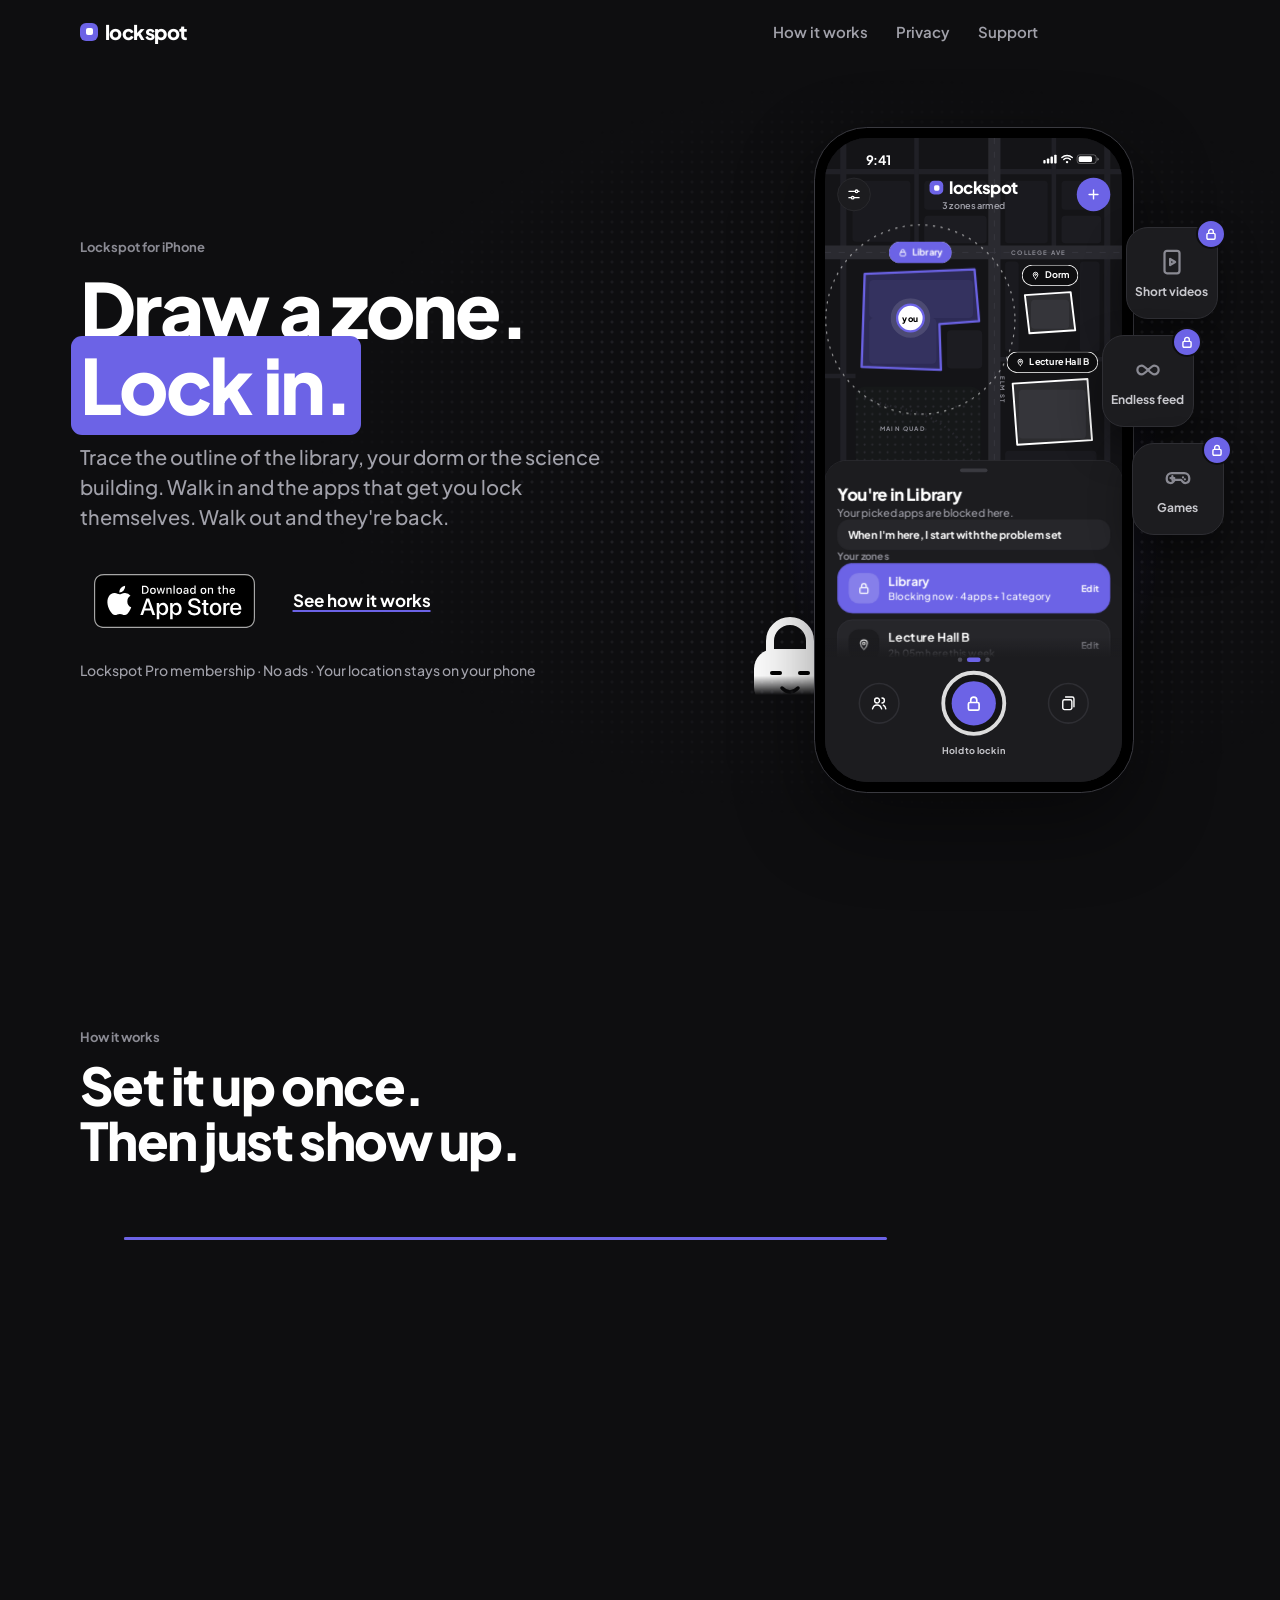
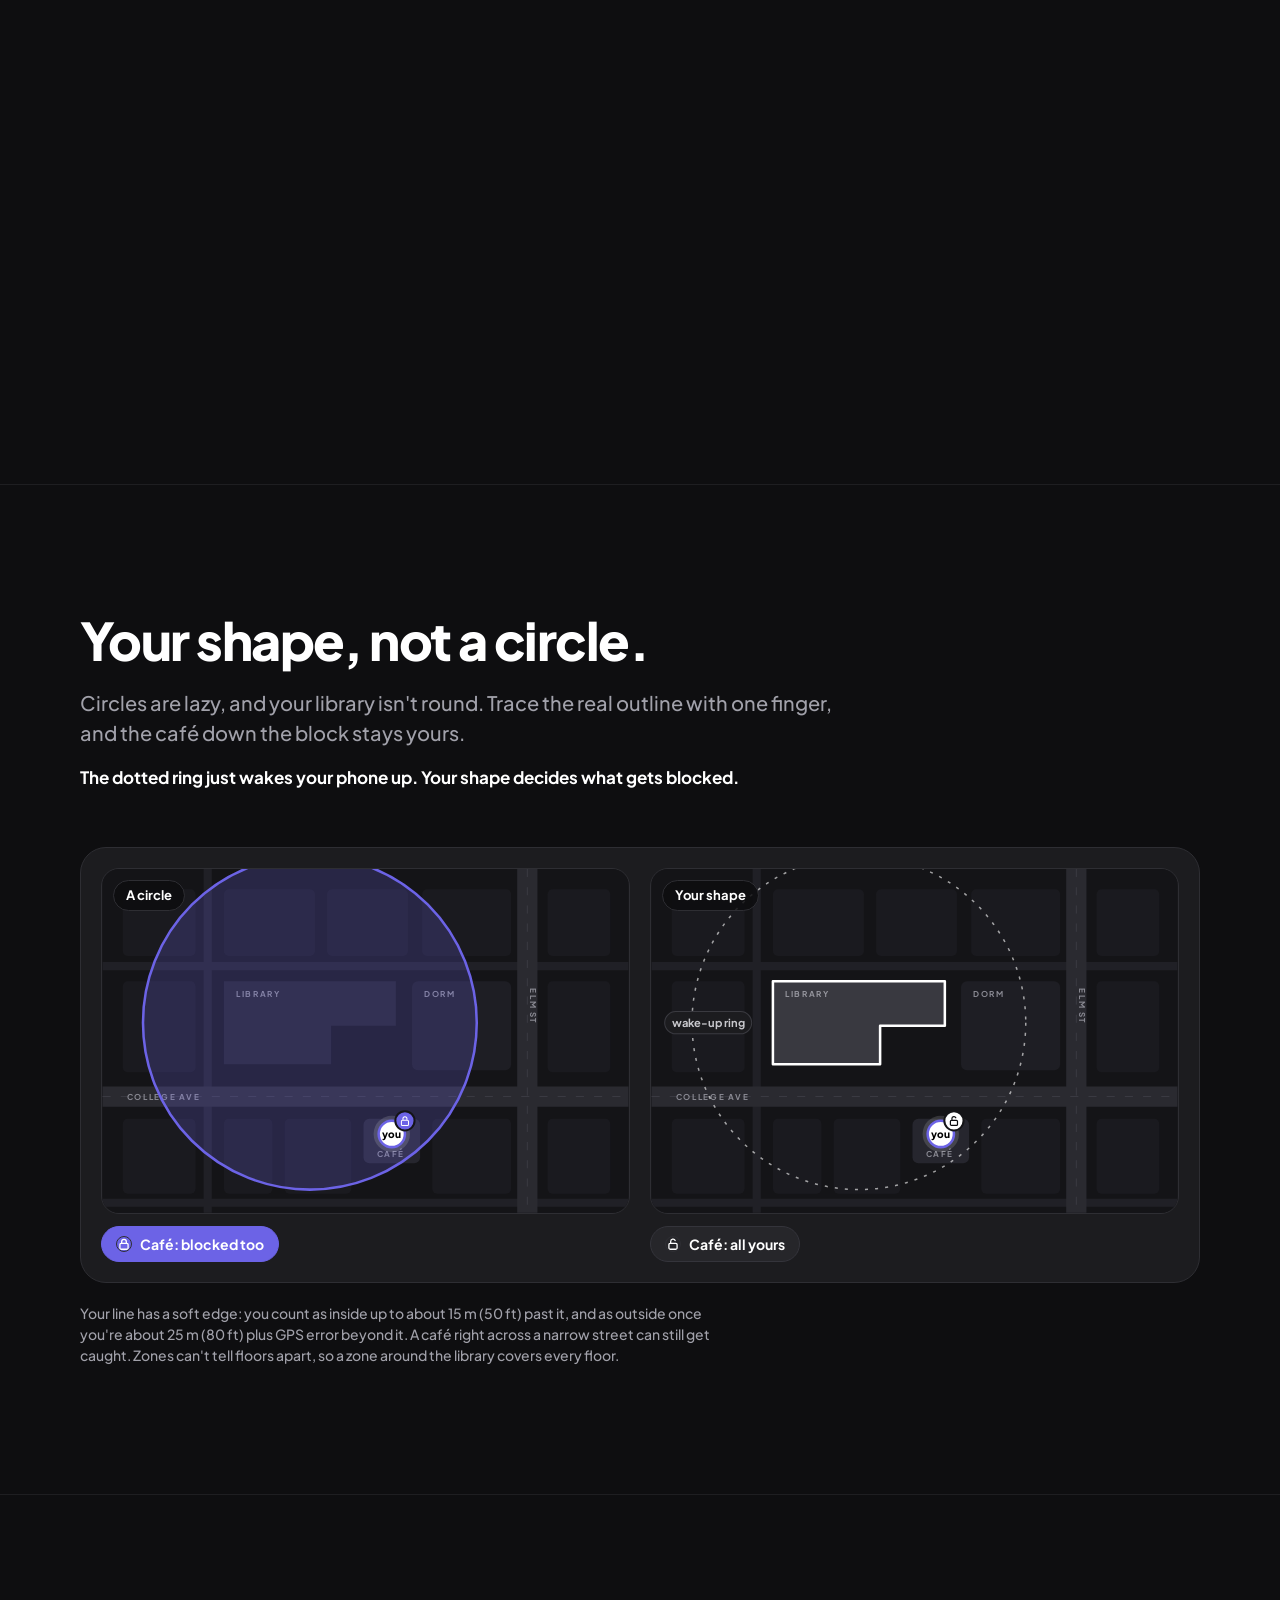
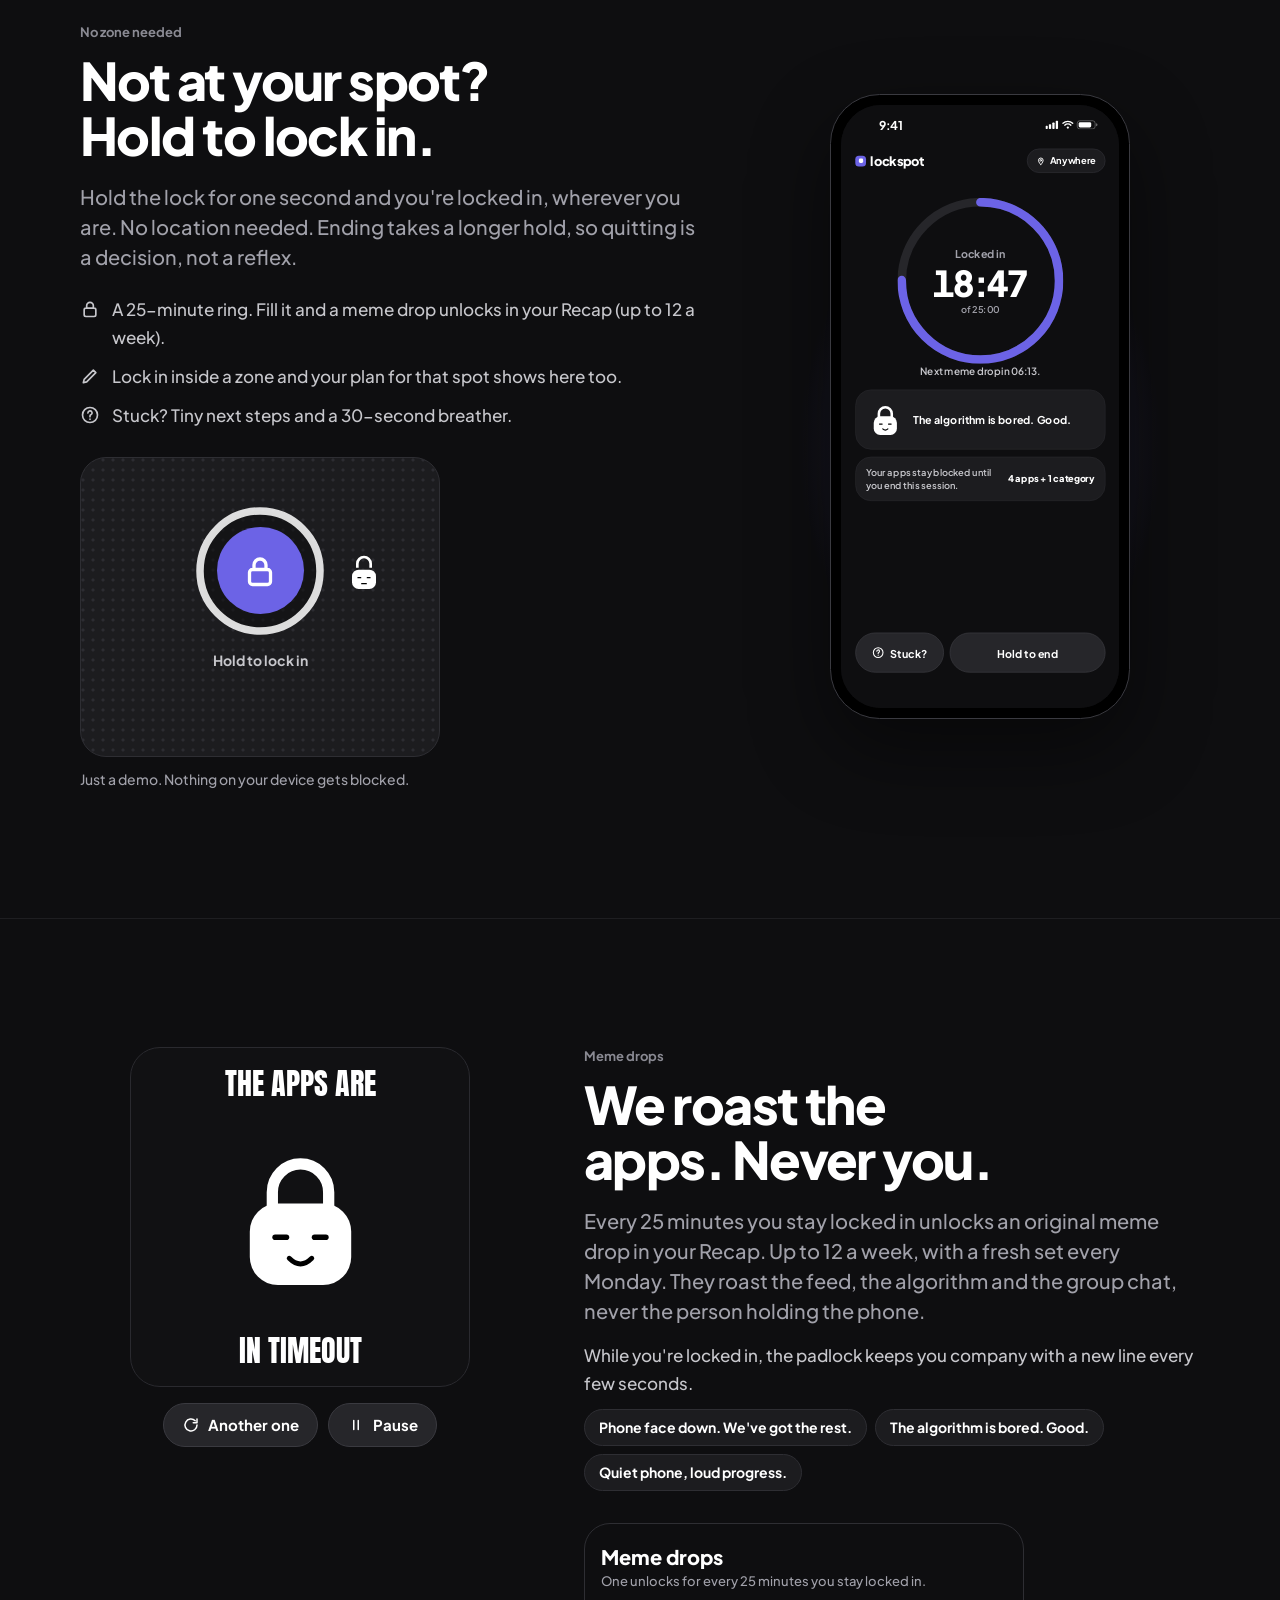
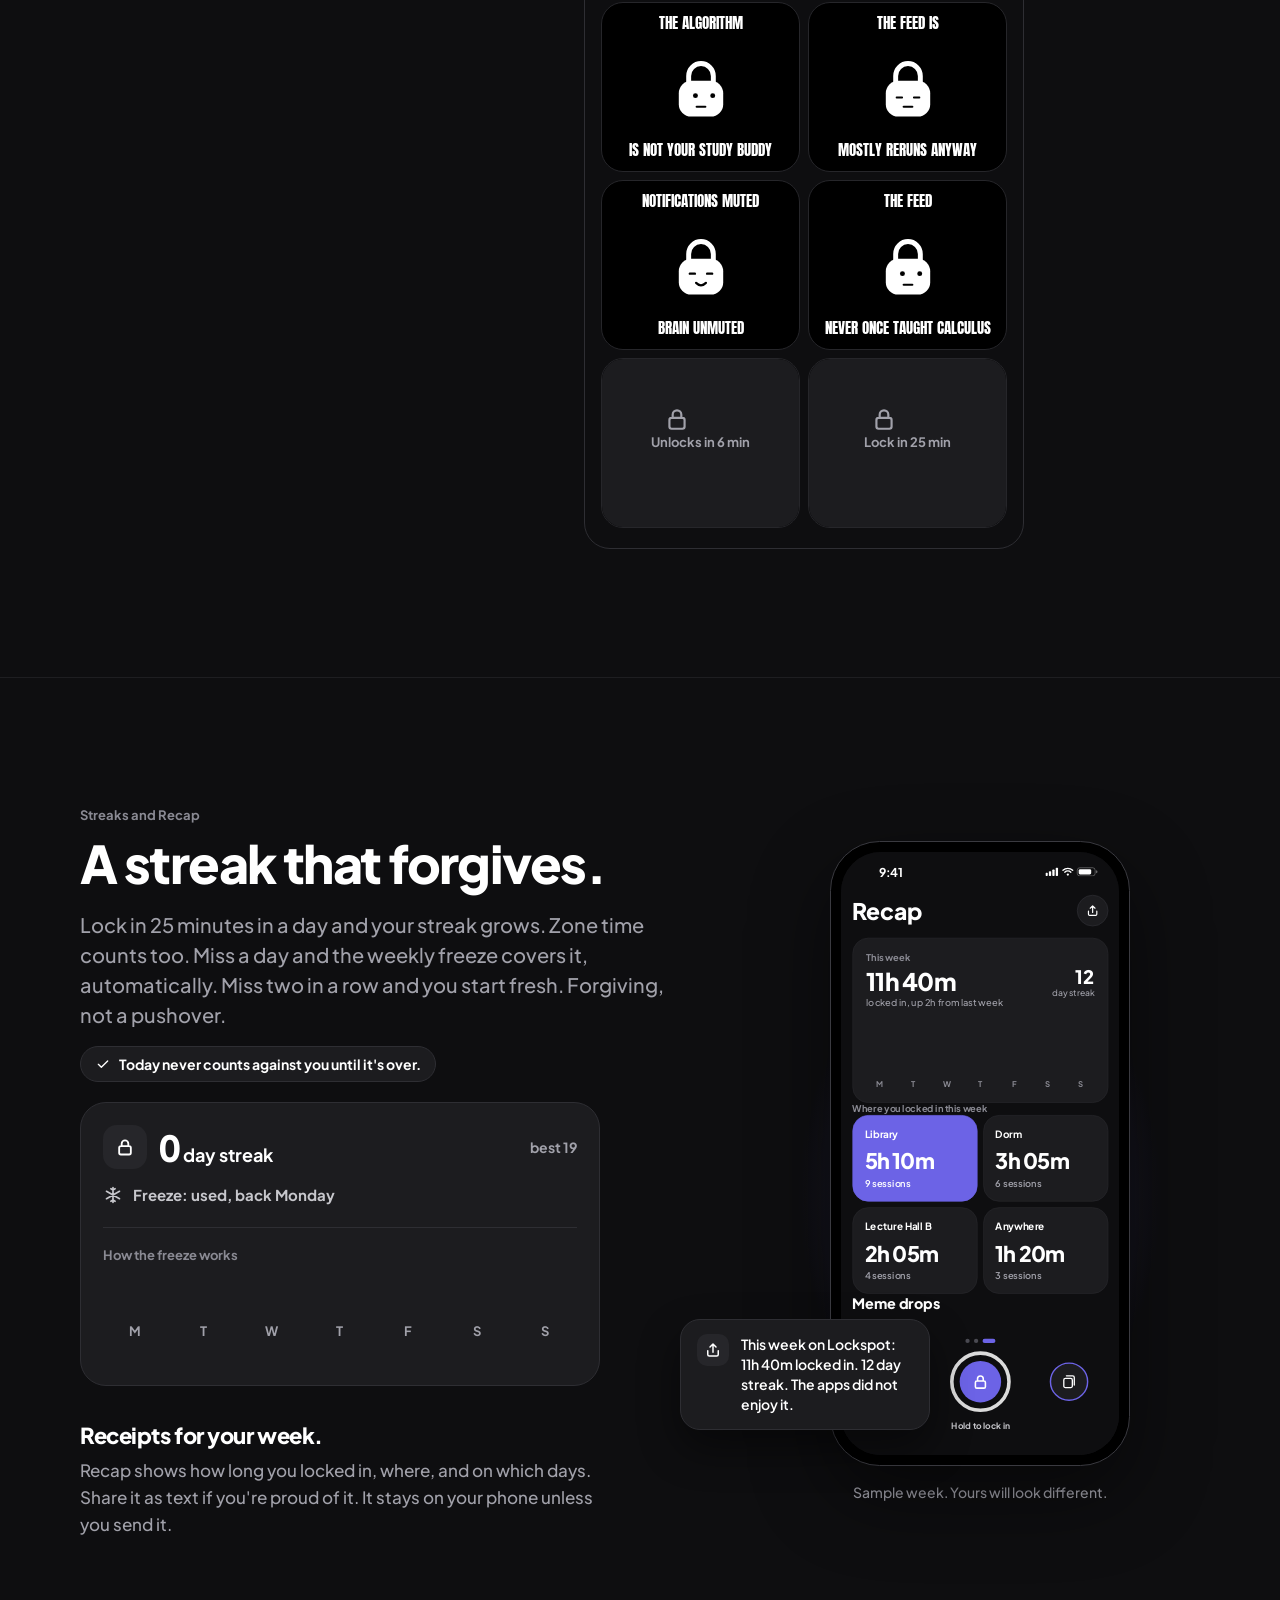
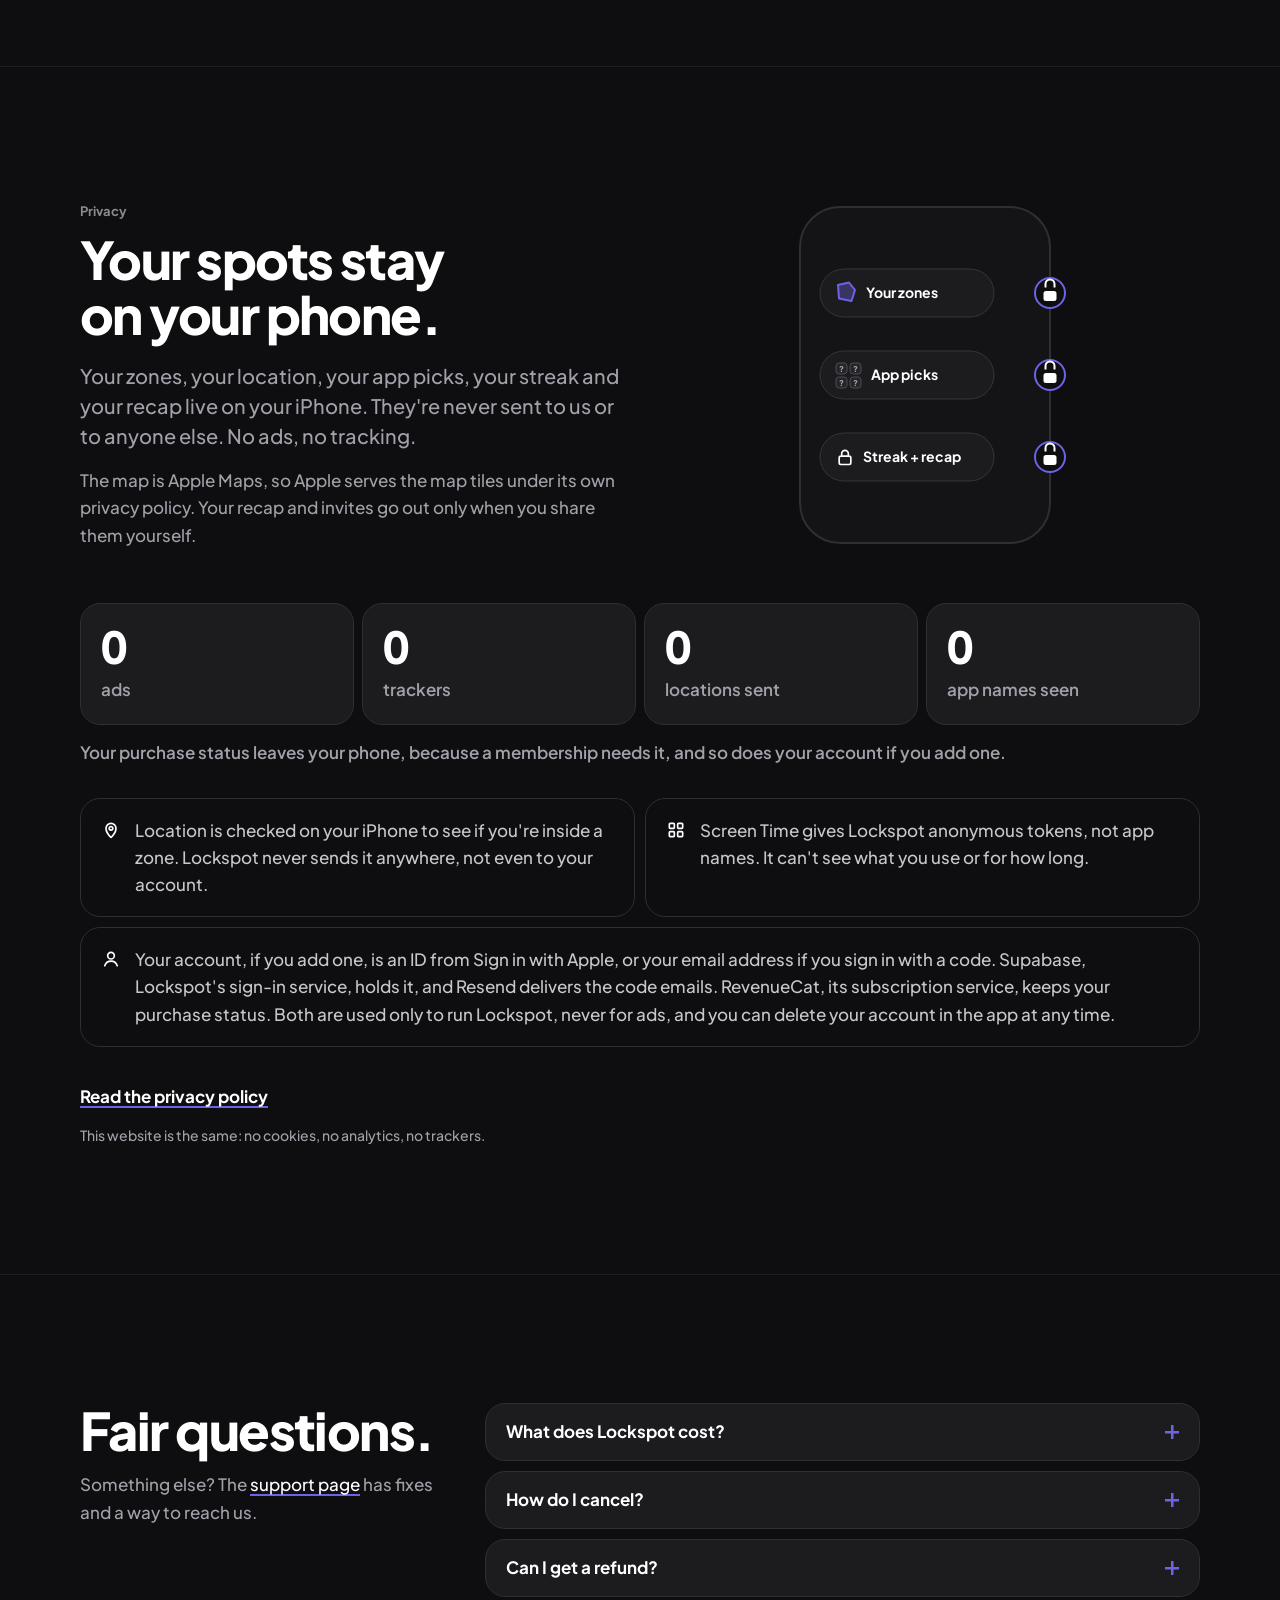
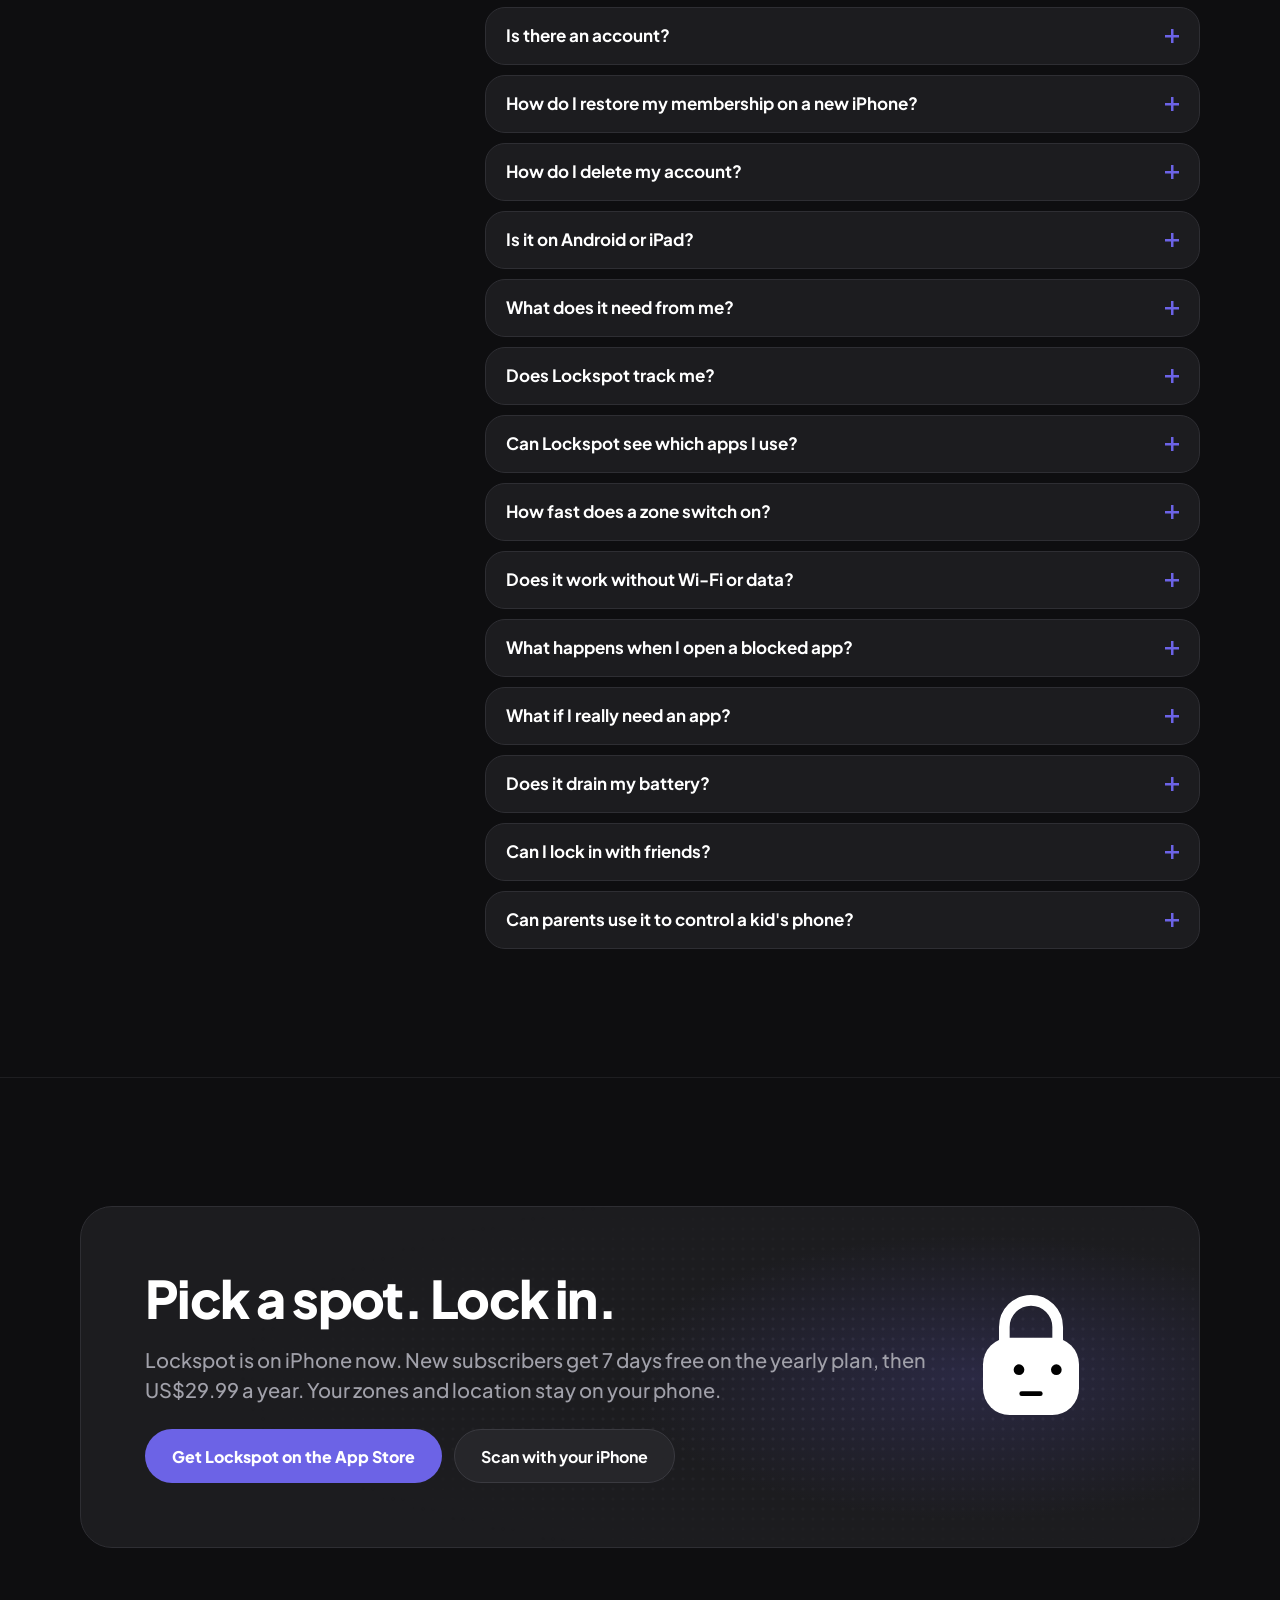
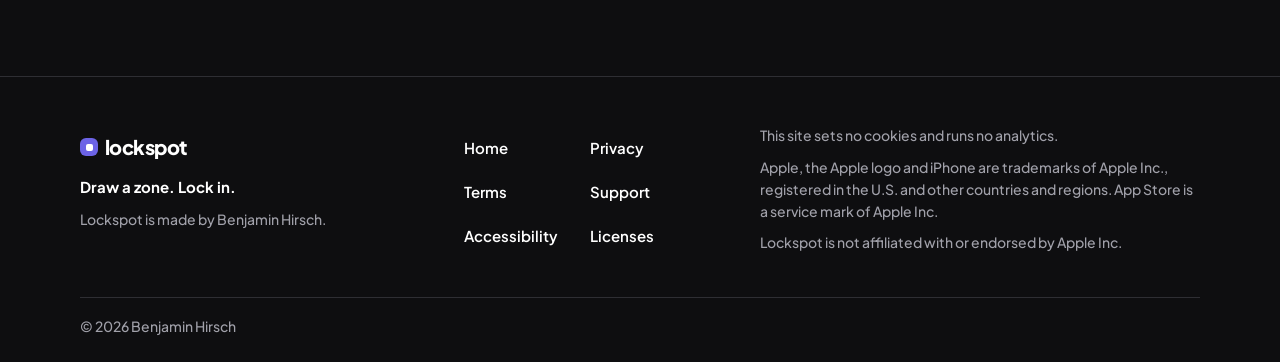
<file: index.html>
<!doctype html>
<html lang="en" data-launched="true">
<head>
<meta charset="utf-8">
<meta name="viewport" content="width=device-width, initial-scale=1, viewport-fit=cover">
<meta http-equiv="Content-Security-Policy" content="default-src 'self'; script-src 'self'; style-src 'self'; img-src 'self' data:; font-src 'self'; connect-src 'none'; frame-src 'none'; object-src 'none'; base-uri 'self'; form-action 'none'">
<meta name="referrer" content="no-referrer">
<title>Lockspot: block distracting apps where you study</title>
<meta name="description" content="Lockspot for iPhone blocks the apps you pick while you're inside a spot you drew on the map. Your zones and location stay on your phone. Requires a Lockspot Pro membership.">
<link rel="canonical" href="https://getlockspot.com/">
<meta name="theme-color" content="#0E0E10">
<meta property="og:type" content="website">
<meta property="og:site_name" content="Lockspot">
<meta property="og:title" content="Lockspot: draw a zone, lock in">
<meta property="og:description" content="Lockspot for iPhone blocks the apps you pick while you're inside a spot you drew on the map. Your zones and location stay on your phone. Requires a Lockspot Pro membership.">
<meta property="og:url" content="https://getlockspot.com/">
<meta property="og:image" content="https://getlockspot.com/assets/img/og.png">
<meta property="og:image:width" content="1200">
<meta property="og:image:height" content="630">
<meta property="og:image:alt" content="The Lockspot padlock mascot next to the words Draw a zone. Lock in., with Lockspot's map screen showing a purple zone around the library.">
<meta name="twitter:card" content="summary_large_image">
<link rel="icon" href="assets/img/favicon.svg" type="image/svg+xml">
<link rel="icon" href="assets/img/favicon-32.png" sizes="32x32" type="image/png">
<link rel="apple-touch-icon" href="assets/img/apple-touch-icon.png">
<link rel="preload" href="assets/fonts/PlusJakartaSans-800.woff2" as="font" type="font/woff2" crossorigin>
<link rel="preload" href="assets/fonts/PlusJakartaSans-500.woff2" as="font" type="font/woff2" crossorigin>
<link rel="stylesheet" href="assets/site.css">
<link rel="stylesheet" href="assets/home.css">
<script src="assets/js-flag.js"></script>
<script src="assets/site.js" defer></script>
<script type="application/ld+json">
{"@context":"https://schema.org","@type":"SoftwareApplication","name":"Lockspot","alternateName":"Lockspot: Lock In Zones","description":"Lockspot for iPhone blocks the apps you pick while you're inside a spot you drew on the map. Your zones and location stay on your phone. Requires a Lockspot Pro membership.","operatingSystem":"iOS","applicationCategory":"UtilitiesApplication","url":"https://getlockspot.com/","installUrl":"https://apps.apple.com/us/app/lockspot-lock-in-zones/id6824683190","image":"https://getlockspot.com/assets/img/og.png","author":{"@type":"Person","name":"Benjamin Hirsch"},"featureList":["Zones drawn to your shape","Hold to lock in","Streak with a weekly freeze","If-then plan per zone","Weekly recap","Meme drops"]}
</script>
</head>
<body>
<svg class="sprite" aria-hidden="true">
  <symbol id="i-lock" viewBox="0 0 24 24"><path d="M7 11h10a2 2 0 0 1 2 2v6a2 2 0 0 1-2 2H7a2 2 0 0 1-2-2v-6a2 2 0 0 1 2-2z M8 11V8a4 4 0 0 1 8 0v3"/></symbol>
  <symbol id="i-unlock" viewBox="0 0 24 24"><path d="M7 11h10a2 2 0 0 1 2 2v6a2 2 0 0 1-2 2H7a2 2 0 0 1-2-2v-6a2 2 0 0 1 2-2z M8 11V7.5a4 4 0 0 1 7.7-1.5"/></symbol>
  <symbol id="i-pin" viewBox="0 0 24 24"><path d="M12 21s-6-5.5-6-11a6 6 0 0 1 12 0c0 5.5-6 11-6 11z M14.2 10a2.2 2.2 0 1 1-4.4 0a2.2 2.2 0 1 1 4.4 0"/></symbol>
  <symbol id="i-plus" viewBox="0 0 24 24"><path d="M12 5v14M5 12h14"/></symbol>
  <symbol id="i-squad" viewBox="0 0 24 24"><path d="M5.5 8a3.5 3.5 0 1 0 7 0a3.5 3.5 0 1 0-7 0 M2.5 20c1-3.5 3.5-5.5 6.5-5.5s5.5 2 6.5 5.5 M16 4.5a3.5 3.5 0 0 1 0 7 M18 14.8c1.8.7 3 2.4 3.5 5.2"/></symbol>
  <symbol id="i-user" viewBox="0 0 24 24"><path d="M8 8a4 4 0 1 0 8 0a4 4 0 1 0-8 0 M4.5 20c1.2-3.6 4-5.5 7.5-5.5s6.3 1.9 7.5 5.5"/></symbol>
  <symbol id="i-recap" viewBox="0 0 24 24"><path d="M6.5 7h8A2.5 2.5 0 0 1 17 9.5v9a2.5 2.5 0 0 1-2.5 2.5h-8A2.5 2.5 0 0 1 4 18.5v-9A2.5 2.5 0 0 1 6.5 7z M8 3h9.5A2.5 2.5 0 0 1 20 5.5V17"/></symbol>
  <symbol id="i-share" viewBox="0 0 24 24"><path d="M12 4v11 M8 8l4-4 4 4 M5 13v5a2 2 0 0 0 2 2h10a2 2 0 0 0 2-2v-5"/></symbol>
  <symbol id="i-close" viewBox="0 0 24 24"><path d="M6 6l12 12M18 6L6 18"/></symbol>
  <symbol id="i-redo" viewBox="0 0 24 24"><path d="M4 9h11a5 5 0 0 1 0 10H8 M8 5L4 9l4 4"/></symbol>
  <symbol id="i-pencil" viewBox="0 0 24 24"><path d="M4 20l4-1 11-11-3-3L5 16l-1 4z"/></symbol>
  <symbol id="i-help" viewBox="0 0 24 24"><path d="M3 12a9 9 0 1 0 18 0a9 9 0 1 0-18 0 M9.5 9.5a2.5 2.5 0 1 1 3.5 2.3c-.6.3-1 .8-1 1.5v.7 M12 17h.01"/></symbol>
  <symbol id="i-settings" viewBox="0 0 24 24"><path d="M4 7h10M18 7h2M4 17h4M12 17h8 M14 7a2 2 0 1 0 4 0a2 2 0 1 0-4 0 M8 17a2 2 0 1 0 4 0a2 2 0 1 0-4 0"/></symbol>
  <symbol id="i-check" viewBox="0 0 24 24"><path d="M5 12.5l4.5 4.5L19 7.5"/></symbol>
  <symbol id="i-apps" viewBox="0 0 24 24"><path d="M5 4h4a1 1 0 0 1 1 1v4a1 1 0 0 1-1 1H5a1 1 0 0 1-1-1V5a1 1 0 0 1 1-1z M15 4h4a1 1 0 0 1 1 1v4a1 1 0 0 1-1 1h-4a1 1 0 0 1-1-1V5a1 1 0 0 1 1-1z M5 14h4a1 1 0 0 1 1 1v4a1 1 0 0 1-1 1H5a1 1 0 0 1-1-1v-4a1 1 0 0 1 1-1z M15 14h4a1 1 0 0 1 1 1v4a1 1 0 0 1-1 1h-4a1 1 0 0 1-1-1v-4a1 1 0 0 1 1-1z"/></symbol>
  <symbol id="i-freeze" viewBox="0 0 24 24"><path d="M12 3v18 M4.2 7.5l15.6 9 M4.2 16.5l15.6-9 M9.5 4.5L12 6l2.5-1.5 M9.5 19.5L12 18l2.5 1.5"/></symbol>
  <symbol id="i-pause" viewBox="0 0 24 24"><path d="M9 6v12 M15 6v12"/></symbol>
  <symbol id="i-play" viewBox="0 0 24 24"><path d="M8 5.5v13l10-6.5z"/></symbol>
  <symbol id="i-next" viewBox="0 0 24 24"><path d="M20 12a8 8 0 1 1-2.4-5.7 M20 4v5h-5"/></symbol>
  <symbol id="i-shape" viewBox="0 0 24 24"><path d="M5 6l9-2 5 6-3 9-10-2z"/></symbol>
  <symbol id="i-video" viewBox="0 0 24 24"><path d="M8 3h8a2 2 0 0 1 2 2v14a2 2 0 0 1-2 2H8a2 2 0 0 1-2-2V5a2 2 0 0 1 2-2z M10.5 9.5v5l4-2.5z"/></symbol>
  <symbol id="i-feed" viewBox="0 0 24 24"><path d="M7 15.5a3.5 3.5 0 1 1 0-7c3 0 7 7 10 7a3.5 3.5 0 1 0 0-7c-3 0-7 7-10 7z"/></symbol>
  <symbol id="i-game" viewBox="0 0 24 24"><path d="M7 8h10a4 4 0 0 1 4 4v1a3 3 0 0 1-5.4 1.8l-1.1-1.3h-5l-1.1 1.3A3 3 0 0 1 3 13v-1a4 4 0 0 1 4-4z M7.5 10.5v3 M6 12h3 M16 11.5h.01 M17.5 13h.01"/></symbol>
  <symbol id="sb-icons" viewBox="0 0 76 13"><g fill="#fff"><rect x="0" y="8" width="3.2" height="4.5" rx="1"/><rect x="4.8" y="5.8" width="3.2" height="6.7" rx="1"/><rect x="9.6" y="3.4" width="3.2" height="9.1" rx="1"/><rect x="14.4" y="1" width="3.2" height="11.5" rx="1"/><circle cx="31.3" cy="10.6" r="1.6"/><rect x="46.5" y="3" width="17.5" height="7.5" rx="2"/><path d="M71 4.6v4.3a2.2 2.2 0 0 0 0-4.3z" fill-opacity=".45"/></g><path d="M24.5 4.6a10 10 0 0 1 13.6 0 M27 7.2a6.3 6.3 0 0 1 8.6 0" fill="none" stroke="#fff" stroke-width="1.9" stroke-linecap="round"/><rect x="44.5" y="1" width="25" height="11.5" rx="3.6" fill="none" stroke="#fff" stroke-opacity=".4"/></symbol>
  <defs>
    <g id="m-base"><path d="M40 54V42a20 20 0 0 1 40 0V54" fill="none" stroke="#fff" stroke-width="8"/><rect x="24" y="50" width="72" height="58" rx="20" fill="#fff"/></g>
    <g id="e-focus" fill="#000"><rect x="40" y="72" width="12" height="4" rx="2"/><rect x="68" y="72" width="12" height="4" rx="2"/></g>
    <g id="e-wide" fill="#000"><rect x="40.5" y="66.5" width="11" height="11" rx="5.5"/><rect x="68.5" y="66.5" width="11" height="11" rx="5.5"/></g>
    <g id="e-side" fill="#000"><rect x="47" y="70" width="8" height="8" rx="4"/><rect x="75" y="70" width="8" height="8" rx="4"/></g>
    <g id="e-tired" fill="#000"><rect x="40" y="75.5" width="12" height="3" rx="1.5"/><rect x="68" y="75.5" width="12" height="3" rx="1.5"/></g>
    <path id="mo-flat" d="M53 92H67" fill="none" stroke="#000" stroke-width="3.5" stroke-linecap="round"/>
    <path id="mo-smile" d="M52 89Q60 97 68 89" fill="none" stroke="#000" stroke-width="3.5" stroke-linecap="round"/>
    <pattern id="dots10" width="10" height="10" patternUnits="userSpaceOnUse"><circle cx="2" cy="2" r="1.3" fill="#2C2C32"/></pattern>
    <g id="street-plan">
      <rect width="520" height="340" fill="#141417"/>
      <path d="M0 96H520M104 0V340M0 330H520" stroke="#202026" stroke-width="8" fill="none"/>
      <g fill="#1A1A1F"><rect x="20" y="20" width="72" height="66" rx="5"/><rect x="120" y="20" width="90" height="66" rx="5"/><rect x="222" y="20" width="80" height="66" rx="5"/><rect x="316" y="20" width="88" height="66" rx="5"/><rect x="440" y="20" width="62" height="66" rx="5"/><rect x="20" y="111" width="72" height="90" rx="5"/><rect x="440" y="111" width="62" height="90" rx="5"/><rect x="20" y="247" width="72" height="74" rx="5"/><rect x="120" y="247" width="48" height="74" rx="5"/><rect x="180" y="247" width="66" height="74" rx="5"/><rect x="326" y="247" width="78" height="74" rx="5"/><rect x="440" y="247" width="62" height="74" rx="5"/></g>
      <rect x="306" y="111" width="98" height="88" rx="6" fill="#1E1E24"/>
      <path d="M120 111H290V155H226V193H120Z" fill="#23232A"/>
      <rect x="258" y="247" width="56" height="44" rx="6" fill="#26262E"/>
      <path transform="translate(72 0)" d="M206 259h13v6a5.5 5.5 0 0 1-5.5 5.5h-2a5.5 5.5 0 0 1-5.5-5.5z M219 261h2.2a2.3 2.3 0 0 1 0 4.6H219" fill="none" stroke="#A1A1AA" stroke-width="1.8" stroke-linecap="round" stroke-linejoin="round"/>
      <path d="M0 225H520M420 0V340" stroke="#2A2A30" stroke-width="20" fill="none"/>
      <path d="M0 225H520M420 0V340" stroke="#3A3A42" stroke-dasharray="8 10" fill="none"/>
      <g class="mlabel"><text x="24" y="228.5">COLLEGE AVE</text><text x="423" y="118" transform="rotate(90 423 118)">ELM ST</text><text x="132" y="127">LIBRARY</text><text x="271" y="285">CAFÉ</text><text x="318" y="127">DORM</text></g>
    </g>
  </defs>
</svg>
<!-- shared:header -->
<a class="skip" href="#main">Skip to content</a>
<div class="sentinel" aria-hidden="true"></div>
<header class="site-header">
  <div class="wrap site-header__inner">
    <a class="wordmark" href="./" aria-label="Lockspot home"><span class="wordmark__tile" aria-hidden="true"></span><span aria-hidden="true">lockspot</span></a>
    <nav class="site-nav" aria-label="Main">
      <a class="nav-how" href="#how">How it works</a>
      <a class="hide-sm" href="privacy/">Privacy</a>
      <a class="hide-sm" href="support/">Support</a>
      <a class="btn btn--primary btn--sm header-get if-launched" href="https://apps.apple.com/app/id6824683190" aria-label="Get Lockspot on the App Store"><span class="hide-sm">Get Lockspot</span><span class="show-sm">Get</span></a>
    </nav>
  </div>
</header>
<!-- /shared:header -->
<main id="main">

<section class="hero" aria-labelledby="hero-title">
  <div class="hero__dots" aria-hidden="true"></div>
  <div class="wrap hero__grid">
    <div class="hero__copy">
      <p class="label hero__in">Lockspot for iPhone</p>
      <h1 class="h1 hero__in" id="hero-title">Draw a zone.<br><span class="hl">Lock in.</span></h1>
      <p class="lede hero__sub hero__in">Trace the outline of the library, your dorm or the science building. Walk in and the apps that get you lock themselves. Walk out and they're back.</p>
      <div class="hero__cta" data-hero-cta>
        <p class="cta-soon if-prelaunch"><svg class="ic ic--b" aria-hidden="true"><use href="#i-lock"/></svg>Coming soon on the App Store</p>
        <a class="cta-soon if-prelaunch" href="https://apps.apple.com/app/id6824683190"><svg class="ic ic--b" aria-hidden="true"><use href="#i-lock"/></svg>Coming soon on the App Store</a>
        <a class="appstore-badge if-launched" href="https://apps.apple.com/app/id6824683190"><span class="sr-only">Download on the App Store</span></a>
        <a class="text-link" href="#how">See how it works</a>
      </div>
      <p class="hero__micro">Lockspot Pro membership · No ads · Your location stays on your phone</p>
    </div>

    <div class="hero__stage" data-hero>
      <figure class="phone phone--lg" role="img" aria-label="Lockspot's map screen: a zone traced around the library turns purple when you walk in, and the sheet says your picked apps are blocked here." data-hero-phone>
        <div class="phone__frame"><div class="phone__screen">
          <div class="app" aria-hidden="true">
            <svg class="a-map" viewBox="0 0 390 501" width="390" height="501">
              <rect width="390" height="501" fill="#141417"/>
              <path d="M0 44H390" stroke="#202026" stroke-width="7"/>
              <path d="M24 0V501M370 0V501" stroke="#202026" stroke-width="8"/>
              <path d="M0 446H390" stroke="#202026" stroke-width="10"/>
              <path d="M120 0V150M300 0V150M0 312H40M222 290H390M110 446V501" stroke="#202026" stroke-width="6"/>
              <g fill="#1A1A1F"><rect x="36" y="56" width="76" height="80" rx="5"/><rect x="130" y="56" width="82" height="38" rx="5"/><rect x="236" y="56" width="56" height="82" rx="5"/><rect x="310" y="56" width="52" height="38" rx="5"/><rect x="236" y="162" width="18" height="118" rx="5"/><rect x="334" y="162" width="26" height="118" rx="5"/><rect x="236" y="410" width="120" height="26" rx="5"/></g>
              <g fill="#1C1C21"><rect x="130" y="102" width="82" height="36" rx="5"/><rect x="310" y="102" width="52" height="36" rx="5"/><rect x="160" y="252" width="46" height="50" rx="5"/></g>
              <g fill="#1E1E24"><rect x="58" y="186" width="136" height="50" rx="6"/><rect x="58" y="236" width="88" height="60" rx="6"/><rect x="270" y="212" width="50" height="38" rx="5"/><rect x="254" y="330" width="88" height="64" rx="5"/></g>
              <rect x="40" y="326" width="164" height="104" rx="12" fill="#161819"/><rect x="40" y="326" width="164" height="104" rx="12" fill="url(#dots10)"/>
              <path d="M52 340C96 362 142 344 194 418" stroke="#26262C" stroke-width="3" stroke-dasharray="2 5" fill="none"/>
              <path d="M0 150H390" stroke="#2A2A30" stroke-width="18"/><path d="M222 0V501" stroke="#2A2A30" stroke-width="16"/>
              <path d="M0 150H390M222 0V501" stroke="#3A3A42" stroke-dasharray="8 10" fill="none"/>
              <g class="mlabel"><text x="244" y="153">COLLEGE AVE</text><text x="230" y="312" transform="rotate(90 230 312)">ELM ST</text><text x="72" y="384">MAIN QUAD</text></g>
              <path d="M262 206L322 202L328 252L268 256Z" fill="#fff" fill-opacity=".1" stroke="#fff" stroke-width="2.5" stroke-linejoin="round"/>
              <path d="M246 322L344 316L350 396L252 402Z" fill="#fff" fill-opacity=".1" stroke="#fff" stroke-width="2.5" stroke-linejoin="round"/>
              <circle class="h-ring" cx="125" cy="238" r="124" fill="none" stroke="#fff" stroke-opacity=".6" stroke-width="1.5" stroke-dasharray="3 7"/>
              <path class="h-lib h-lib--idle" d="M52 178L196 172L202 240L150 244L152 304L48 300Z" fill="#fff" fill-opacity=".1" stroke="#fff" stroke-width="2.5" stroke-linejoin="round"/>
              <path class="h-lib h-lib--on" d="M52 178L196 172L202 240L150 244L152 304L48 300Z" fill="#6C63E6" fill-opacity=".3" stroke="#6C63E6" stroke-width="3" stroke-linejoin="round"/>
              <path class="h-trace" d="M52 178L196 172L202 240L150 244L152 304L48 300Z" pathLength="100" fill="none" stroke="#fff" stroke-width="3.5" stroke-linejoin="round" stroke-linecap="round"/>
            </svg>
            <div class="zchip zchip--desk"><span class="zchip__in"><svg class="ic ic--c"><use href="#i-pin"/></svg>Dorm</span></div>
            <div class="zchip zchip--lec"><span class="zchip__in"><svg class="ic ic--c"><use href="#i-pin"/></svg>Lecture Hall B</span></div>
            <div class="zchip zchip--lib"><span class="zchip__in"><span class="zchip__on"></span><span class="zchip__icons"><svg class="ic ic--c zc-pin"><use href="#i-pin"/></svg><svg class="ic ic--c zc-lock"><use href="#i-lock"/></svg></span><span class="zchip__t">Library</span></span></div>
            <div class="you"><span>you</span></div>
            <div class="finger"></div>
            <div class="a-top">
              <span class="a-round"><svg class="ic"><use href="#i-settings"/></svg></span>
              <div class="a-top__mid">
                <span class="a-word"><span class="a-word__tile"></span>lockspot</span>
                <span class="a-count"><span class="a-count__a">2 zones armed</span><span class="a-count__b">3 zones armed</span></span>
              </div>
              <span class="a-round a-round--accent"><svg class="ic ic--b"><use href="#i-plus"/></svg></span>
            </div>
            <div class="a-sheet a-sheet--map">
              <div class="a-handle"></div>
              <div class="a-state a-state--a">
                <p class="a-h2">Free-range rn</p>
                <p class="a-sub">Walk into a zone and your apps lock themselves.</p>
                <p class="a-label">Your zones</p>
                <div class="a-rows">
                  <div class="a-zrow"><span class="a-zrow__ic"><svg class="ic ic--b"><use href="#i-pin"/></svg></span><span class="a-zrow__t"><b>Lecture Hall B</b><i>2h 05m here this week</i></span><em>Edit</em></div>
                  <div class="a-zrow"><span class="a-zrow__ic"><svg class="ic ic--b"><use href="#i-pin"/></svg></span><span class="a-zrow__t"><b>Dorm</b><i>3h 05m here this week</i></span><em>Edit</em></div>
                </div>
              </div>
              <div class="a-state a-state--b">
                <p class="a-h2">You're in Library</p>
                <p class="a-sub">Your picked apps are blocked here.</p>
                <p class="a-plan">When I'm here, I start with the problem set</p>
                <p class="a-label">Your zones</p>
                <div class="a-rows">
                  <div class="a-zrow a-zrow--on"><span class="a-zrow__ic"><svg class="ic ic--b"><use href="#i-lock"/></svg></span><span class="a-zrow__t"><b>Library</b><i>Blocking now · 4 apps + 1 category</i></span><em>Edit</em></div>
                  <div class="a-zrow"><span class="a-zrow__ic"><svg class="ic ic--b"><use href="#i-pin"/></svg></span><span class="a-zrow__t"><b>Lecture Hall B</b><i>2h 05m here this week</i></span><em>Edit</em></div>
                </div>
              </div>
            </div>
            <div class="a-nav">
              <span class="a-dots"><i></i><i class="on"></i><i></i></span>
              <span class="a-nav__row"><span class="a-navbtn"><svg class="ic"><use href="#i-squad"/></svg></span><span class="a-shutter"><svg class="a-shutter__ring" viewBox="0 0 88 88"><circle cx="44" cy="44" r="40"/></svg><span class="a-shutter__disc"><svg class="ic ic--b"><use href="#i-lock"/></svg></span></span><span class="a-navbtn"><svg class="ic"><use href="#i-recap"/></svg></span></span>
              <span class="a-nav__label">Hold to lock in</span>
            </div>
            <div class="a-sb"><span>9:41</span><svg><use href="#sb-icons"/></svg></div>
          </div>
        </div></div>
      </figure>
      <div class="peek" aria-hidden="true">
        <svg class="mascot" viewBox="0 0 120 120"><path class="m-shackle" d="M40 54V42a20 20 0 0 1 40 0V54"/><g class="m-body"><rect x="24" y="50" width="72" height="58" rx="20"/><g class="m-eyes m-eyes--side"><use href="#e-side"/></g><g class="m-eyes m-eyes--focus"><use href="#e-focus"/></g><use href="#mo-smile"/></g></svg>
      </div>
      <ul class="tiles" aria-hidden="true">
        <li class="tile"><svg class="ic"><use href="#i-video"/></svg><span>Short videos</span><span class="tile__badge"><svg class="ic ic--b"><use href="#i-lock"/></svg></span></li>
        <li class="tile"><svg class="ic"><use href="#i-feed"/></svg><span>Endless feed</span><span class="tile__badge"><svg class="ic ic--b"><use href="#i-lock"/></svg></span></li>
        <li class="tile"><svg class="ic"><use href="#i-game"/></svg><span>Games</span><span class="tile__badge"><svg class="ic ic--b"><use href="#i-lock"/></svg></span></li>
      </ul>
      <span class="h-clock" aria-hidden="true"></span>
      <button class="icon-btn replay" type="button" aria-label="Replay the demo" hidden data-replay><svg class="ic" aria-hidden="true"><use href="#i-redo"/></svg></button>
    </div>
  </div>
</section>

<section class="sec how" id="how" aria-labelledby="how-title">
  <div class="wrap">
    <div class="sec__head">
      <p class="label">How it works</p>
      <h2 class="h2" id="how-title">Set it up once. Then just show up.</h2>
    </div>
    <div class="how__steps" data-route>
      <div class="how__route" aria-hidden="true"><span class="how__route-fill"></span></div>
      <ol class="how__list" role="list">
        <li class="step reveal">
          <svg class="step__pin" viewBox="0 0 40 40" aria-hidden="true"><path d="M20 39s-14-11.7-14-23.5a14 14 0 0 1 28 0C34 27.3 20 39 20 39z" fill="#6C63E6"/><text x="20" y="21.5" text-anchor="middle">1</text></svg>
          <figure class="crop" role="img" aria-label="The Draw screen, titled Trace your spot, your shape, not a circle, with a purple outline traced around an L-shaped building and a dotted wake-up ring around it.">
            <svg viewBox="0 0 390 292" aria-hidden="true">
              <rect width="390" height="292" fill="#141417"/>
              <path d="M38 0V292" stroke="#202026" stroke-width="12"/><path d="M0 20H300" stroke="#202026" stroke-width="9"/>
              <g fill="#1A1A1F"><rect x="52" y="34" width="92" height="52" rx="5"/><rect x="52" y="100" width="30" height="192" rx="5"/><rect x="96" y="120" width="44" height="60" rx="5"/><rect x="240" y="260" width="40" height="70" rx="5"/></g>
              <g fill="#1C1C21"><rect x="158" y="34" width="120" height="52" rx="5"/><rect x="96" y="196" width="44" height="88" rx="5"/><rect x="250" y="110" width="30" height="42" rx="5"/></g>
              <path d="M154 174H234V206H214V252H154Z" fill="#1F1F25"/><rect x="220" y="210" width="26" height="36" rx="4" fill="#22222A"/>
              <path d="M300 0V292" stroke="#2A2A30" stroke-width="22"/><path d="M0 100H300" stroke="#2A2A30" stroke-width="20"/>
              <path d="M300 0V292M0 100H300" stroke="#3A3A42" stroke-dasharray="8 10" fill="none"/>
              <g class="mlabel"><text x="312" y="210" transform="rotate(90 312 210)">COLLEGE AVE</text><text x="176" y="95">ELM ST</text></g>
              <path d="M322 128L392 124L392 196L326 200Z" fill="#fff" fill-opacity=".06" stroke="#fff" stroke-opacity=".55" stroke-width="1.5"/>
              <circle cx="193" cy="213.5" r="98" fill="none" stroke="#fff" stroke-opacity=".6" stroke-width="1.5" stroke-dasharray="3 7"/>
              <path d="M148 170L181 169L208 170L236 174L238 203L218 206L216 228L218 255L190 258L162 257L147 246L144 208Z" fill="#6C63E6" fill-opacity=".3" stroke="#6C63E6" stroke-width="3" stroke-linejoin="round"/>
              <g fill="#fff" stroke="#6C63E6" stroke-width="2"><circle cx="148" cy="170" r="4"/><circle cx="181" cy="169" r="4"/><circle cx="208" cy="170" r="4"/><circle cx="236" cy="174" r="4"/><circle cx="238" cy="203" r="4"/><circle cx="218" cy="206" r="4"/><circle cx="216" cy="228" r="4"/><circle cx="218" cy="255" r="4"/><circle cx="190" cy="258" r="4"/><circle cx="162" cy="257" r="4"/><circle cx="147" cy="246" r="4"/><circle cx="144" cy="208" r="4"/></g>
              <rect x="151" y="104.5" width="84" height="22" rx="11" fill="#1C1C1F" stroke="#3A3A40"/><text class="st st--chip" x="193" y="119.5" text-anchor="middle">wake-up ring</text>
              <circle cx="38" cy="34" r="22" fill="#1C1C1F" stroke="#2E2E33"/><use class="su" href="#i-close" x="28" y="24" width="20" height="20"/>
              <circle cx="352" cy="34" r="22" fill="#1C1C1F" stroke="#2E2E33"/><use class="su" href="#i-redo" x="342" y="24" width="20" height="20"/>
              <text class="st st--title" x="195" y="32" text-anchor="middle">Trace your spot</text>
              <text class="st st--sub" x="195" y="52" text-anchor="middle">Your shape, not a circle</text>
            </svg>
          </figure>
          <h3 class="h3">Draw your spot.</h3>
          <p>Trace the library, your dorm or a whole building with one finger, then give it a name. Lockspot keeps your outline, not a circle.</p>
        </li>
        <li class="step reveal d1">
          <svg class="step__pin" viewBox="0 0 40 40" aria-hidden="true"><path d="M20 39s-14-11.7-14-23.5a14 14 0 0 1 28 0C34 27.3 20 39 20 39z" fill="#6C63E6"/><text x="20" y="21.5" text-anchor="middle">2</text></svg>
          <figure class="crop crop--apps" role="img" aria-label="Lockspot's blocked apps row reading Blocked apps: 4 apps + 1 category, with the toast Locked and loaded.">
            <svg viewBox="0 0 390 292" aria-hidden="true">
              <rect width="390" height="292" fill="#141417"/>
              <path d="M0 40H390" stroke="#202026" stroke-width="8"/><path d="M120 0V100M300 0V100" stroke="#202026" stroke-width="6"/>
              <g fill="#1A1A1F"><rect x="30" y="54" width="76" height="60" rx="5"/><rect x="134" y="54" width="82" height="40" rx="5"/><rect x="314" y="54" width="60" height="40" rx="5"/></g>
              <path d="M222 0V120" stroke="#2A2A30" stroke-width="16"/>
              <path d="M0 120a28 28 0 0 1 28-28H362a28 28 0 0 1 28 28V292H0Z" fill="#1C1C1F" stroke="#2E2E33"/>
              <rect x="177" y="102" width="36" height="5" rx="2.5" fill="#3A3A40"/>
              <rect x="16.5" y="126.5" width="357" height="65" rx="20" fill="#26262A" stroke="#34343B"/>
              <rect x="31" y="139" width="40" height="40" rx="13" fill="#1C1C1F"/><use class="su su--c" href="#i-pin" x="42" y="150" width="18" height="18"/>
              <text class="st st--name" x="83" y="155">Dorm</text><text class="st st--rowsub" x="83" y="174">3h 05m here this week</text><text class="st st--edit" x="359" y="163" text-anchor="end">Edit</text>
              <rect x="16.5" y="200.5" width="357" height="55" rx="20" fill="none" stroke="#34343B"/>
              <rect x="31" y="212" width="32" height="32" rx="10" fill="#26262A"/><use class="su" href="#i-apps" x="38" y="219" width="18" height="18"/>
              <text class="st st--apps" x="75" y="233">Blocked apps: 4 apps + 1 category</text><text class="st st--edit" x="359" y="232" text-anchor="end">Edit</text>
              <text class="st st--note" x="16" y="278">With the app open, zones switch on right away.</text>
              <g class="toast"><rect x="112" y="22" width="166" height="40" rx="20" fill="#fff"/><text class="st st--toast" x="195" y="46.5" text-anchor="middle">Locked and loaded.</text></g>
            </svg>
          </figure>
          <h3 class="h3">Pick what gets you.</h3>
          <p>Choose apps, whole categories or websites in Apple's Screen Time list. Your iPhone gives Lockspot anonymous tokens instead of names, so it never learns which apps they are.</p>
        </li>
        <li class="step reveal d2">
          <svg class="step__pin" viewBox="0 0 40 40" aria-hidden="true"><path d="M20 39s-14-11.7-14-23.5a14 14 0 0 1 28 0C34 27.3 20 39 20 39z" fill="#6C63E6"/><text x="20" y="21.5" text-anchor="middle">3</text></svg>
          <figure class="crop crop--walk" role="img" aria-label="Lockspot's zone row for the Library zone turning purple and reading Blocking now, 4 apps + 1 category, once you are inside the zone.">
            <svg viewBox="0 0 390 292" aria-hidden="true">
              <rect width="390" height="292" fill="#141417"/>
              <path d="M0 30H390" stroke="#2A2A30" stroke-width="18"/><path d="M222 0V200" stroke="#2A2A30" stroke-width="16"/>
              <path d="M0 30H390M222 0V200" stroke="#3A3A42" stroke-dasharray="8 10" fill="none"/>
              <g fill="#1E1E24"><rect x="58" y="66" width="136" height="50" rx="6"/><rect x="58" y="116" width="88" height="60" rx="6"/></g>
              <g fill="#1A1A1F"><rect x="236" y="42" width="18" height="118" rx="5"/><rect x="270" y="92" width="50" height="38" rx="5"/></g>
              <g class="cw-off"><path d="M52 58L196 52L202 120L150 124L152 184L48 180Z" fill="#fff" fill-opacity=".1" stroke="#fff" stroke-width="2.5" stroke-linejoin="round"/></g>
              <g class="cw-on"><path d="M52 58L196 52L202 120L150 124L152 184L48 180Z" fill="#6C63E6" fill-opacity=".3" stroke="#6C63E6" stroke-width="3" stroke-linejoin="round"/></g>
              <circle cx="104" cy="112" r="26" fill="#fff" fill-opacity=".12"/><circle cx="104" cy="112" r="17.5" fill="#fff" stroke="#6C63E6" stroke-width="3"/><text class="st st--you" x="104" y="116" text-anchor="middle">you</text>
              <path d="M0 214a28 28 0 0 1 28-28H362a28 28 0 0 1 28 28V292H0Z" fill="#1C1C1F" stroke="#2E2E33"/>
              <g class="cw-off"><rect x="16.5" y="208.5" width="357" height="65" rx="20" fill="#26262A" stroke="#34343B"/><rect x="31" y="221" width="40" height="40" rx="13" fill="#1C1C1F"/><use class="su su--c" href="#i-pin" x="42" y="232" width="18" height="18"/><text class="st st--name" x="83" y="237">Library</text><text class="st st--rowsub" x="83" y="256">5h 10m here this week</text><text class="st st--edit" x="359" y="245" text-anchor="end">Edit</text></g>
              <g class="cw-on"><rect x="16.5" y="208.5" width="357" height="65" rx="20" fill="#6C63E6" stroke="#6C63E6"/><rect x="31" y="221" width="40" height="40" rx="13" fill="#fff" fill-opacity=".18"/><use class="su su--c" href="#i-lock" x="42" y="232" width="18" height="18"/><text class="st st--name" x="83" y="237">Library</text><text class="st st--rowsub st--w" x="83" y="256">Blocking now · 4 apps + 1 category</text><text class="st st--edit st--w" x="359" y="245" text-anchor="end">Edit</text></g>
            </svg>
          </figure>
          <h3 class="h3">Walk in. Locked.</h3>
          <p>Walk into your spot and those apps lock themselves. Walk out and they're back. Nothing to remember to start.</p>
          <p class="small muted step__fine">With Lockspot open it switches in seconds. Closed, give it a minute or three.</p>
        </li>
      </ol>
    </div>
    <div class="plan reveal">
      <div>
        <h3 class="h3">Give each spot a plan.</h3>
        <p>Write an if-then line like “When I'm here, I start with the problem set.” Lockspot shows it on the map screen while you're there, and on the lock-in screen when you lock in there.</p>
      </div>
      <p class="plan__box" aria-hidden="true">When I'm here, I start with the problem set</p>
    </div>
  </div>
</section>

<section class="sec shape" id="shape" aria-labelledby="shape-title">
  <div class="wrap">
    <div class="sec__head shape__head">
      <h2 class="h2" id="shape-title">Your shape, not a circle.</h2>
      <p class="lede">Circles are lazy, and your library isn't round. Trace the real outline with one finger, and the café down the block stays yours.</p>
      <p class="shape__explain">The dotted ring just wakes your phone up. Your shape decides what gets blocked.</p>
    </div>
    <div class="shape__card" data-fallback>
      <figure class="spanel spanel--circle" role="img" aria-label="A circle around the library also covers the café down the block, so walking into the café keeps your apps blocked.">
        <span class="spanel__label" aria-hidden="true">A circle</span>
        <svg viewBox="0 0 520 340" aria-hidden="true">
          <use href="#street-plan"/>
          <circle class="sp-circle" cx="205" cy="152" r="165" fill="#6C63E6" fill-opacity=".22" stroke="#6C63E6" stroke-width="2.5"/>
          <g class="walker"><circle r="18" fill="#fff" fill-opacity=".14"/><circle r="13" fill="#fff" stroke="#6C63E6" stroke-width="2.5"/><text class="st st--you2" y="3.5" text-anchor="middle">you</text><g transform="translate(13 -13)"><circle r="9.5" fill="#6C63E6" stroke="#141417" stroke-width="2"/><use class="su" href="#i-lock" x="-6" y="-6" width="12" height="12"/></g></g>
        </svg>
        <span class="spanel__chips" aria-hidden="true"><span class="schip schip--a"><svg class="ic ic--b"><use href="#i-lock"/></svg>Library: blocked</span><span class="schip schip--b schip--lock"><svg class="ic ic--b"><use href="#i-lock"/></svg>Café: blocked too</span></span>
      </figure>
      <figure class="spanel spanel--shape" role="img" aria-label="Your traced library outline with a dotted wake-up ring around it. Walking out of the outline into the café unblocks your apps, even inside the ring.">
        <span class="spanel__label" aria-hidden="true">Your shape</span>
        <svg viewBox="0 0 520 340" aria-hidden="true">
          <use href="#street-plan"/>
          <circle cx="205" cy="152" r="165" fill="none" stroke="#fff" stroke-opacity=".6" stroke-width="1.5" stroke-dasharray="3 7"/>
          <rect x="13" y="141" width="86" height="22" rx="11" fill="#1C1C1F" stroke="#3A3A40"/><text class="st st--chip" x="56" y="156" text-anchor="middle">wake-up ring</text>
          <path class="sp-off" d="M120 111H290V155H226V193H120Z" fill="#fff" fill-opacity=".1" stroke="#fff" stroke-width="2.5" stroke-linejoin="round"/>
          <path class="sp-on" d="M120 111H290V155H226V193H120Z" fill="#6C63E6" fill-opacity=".3" stroke="#6C63E6" stroke-width="3" stroke-linejoin="round"/>
          <g class="walker"><circle r="18" fill="#fff" fill-opacity=".14"/><circle r="13" fill="#fff" stroke="#6C63E6" stroke-width="2.5"/><text class="st st--you2" y="3.5" text-anchor="middle">you</text><g transform="translate(13 -13)"><g class="wb-lock"><circle r="9.5" fill="#6C63E6" stroke="#141417" stroke-width="2"/><use class="su" href="#i-lock" x="-6" y="-6" width="12" height="12"/></g><g class="wb-open"><circle r="9.5" fill="#fff" stroke="#141417" stroke-width="2"/><use class="su su--k" href="#i-unlock" x="-6" y="-6" width="12" height="12"/></g></g></g>
        </svg>
        <span class="spanel__chips" aria-hidden="true"><span class="schip schip--a"><svg class="ic ic--b"><use href="#i-lock"/></svg>Library: blocked</span><span class="schip schip--b"><svg class="ic ic--b"><use href="#i-unlock"/></svg>Café: all yours</span></span>
      </figure>
    </div>
    <p class="shape__foot small muted">Your line has a soft edge: you count as inside up to about 15 m (50 ft) past it, and as outside once you're about 25 m (80 ft) plus GPS error beyond it. A café right across a narrow street can still get caught. Zones can't tell floors apart, so a zone around the library covers every floor.</p>
  </div>
</section>

<section class="sec any" id="anywhere" aria-labelledby="any-title">
  <div class="wrap any__grid">
    <div class="any__copy">
      <p class="label">No zone needed</p>
      <h2 class="h2" id="any-title">Not at your spot? Hold to lock in.</h2>
      <p class="lede">Hold the lock for one second and you're locked in, wherever you are. No location needed. Ending takes a longer hold, so quitting is a decision, not a reflex.</p>
      <ul class="ticks" role="list">
        <li><svg class="ic" aria-hidden="true"><use href="#i-lock"/></svg>A 25-minute ring. Fill it and a meme drop unlocks in your Recap (up to 12 a week).</li>
        <li><svg class="ic" aria-hidden="true"><use href="#i-pencil"/></svg>Lock in inside a zone and your plan for that spot shows here too.</li>
        <li><svg class="ic" aria-hidden="true"><use href="#i-help"/></svg>Stuck? Tiny next steps and a 30-second breather.</li>
      </ul>
      <div class="demo" data-hold>
        <div class="demo__row">
          <button class="shutter" type="button" aria-label="Hold to lock in" disabled data-hold-btn>
            <span class="shutter__ring" aria-hidden="true"><svg viewBox="0 0 88 88"><circle class="shutter__track" cx="44" cy="44" r="40"/><circle class="shutter__fill" cx="44" cy="44" r="40" pathLength="100"/></svg><span class="shutter__disc"><svg class="ic ic--b"><use href="#i-lock"/></svg></span></span>
            <span class="shutter__label" aria-hidden="true"><span class="sl-idle">Hold to lock in</span><span class="sl-hold">Keep holding</span></span>
          </button>
          <svg class="mascot demo__mascot" viewBox="0 0 120 120" aria-hidden="true"><path class="m-shackle" d="M40 54V42a20 20 0 0 1 40 0V54"/><g class="m-body"><rect x="24" y="50" width="72" height="58" rx="20"/><use href="#e-focus"/><g class="m-mouth m-mouth--flat"><use href="#mo-flat"/></g><g class="m-mouth m-mouth--smile"><use href="#mo-smile"/></g></g></svg>
        </div>
        <p class="demo__status" role="status" data-hold-status></p>
      </div>
      <p class="demo__note small muted">Just a demo. Nothing on your device gets blocked.</p>
    </div>
    <div class="any__phone">
      <figure class="phone phone--md" role="img" aria-label="Lockspot's lock-in screen: a purple ring 18 minutes and 47 seconds into a 25-minute lock-in, the next meme drop in 6 minutes, a line from the padlock, and a Hold to end button." data-ring>
        <div class="phone__frame"><div class="phone__screen">
          <div class="app app--locked" aria-hidden="true">
            <div class="a-lk__top"><span class="a-word a-word--sm"><span class="a-word__tile"></span>lockspot</span><span class="a-pill-s"><svg class="ic ic--c"><use href="#i-pin"/></svg>Anywhere</span></div>
            <div class="a-ring">
              <svg viewBox="0 0 232 232"><circle cx="116" cy="116" r="110" class="a-ring__track"/><circle cx="116" cy="116" r="110" class="a-ring__fill" pathLength="100"/></svg>
              <span class="a-ring__mid"><span class="a-ring__k">Locked in</span><span class="a-ring__t">18:47</span><span class="a-ring__s">of 25:00</span></span>
            </div>
            <p class="a-next">Next meme drop in 06:13.</p>
            <div class="a-card a-card--line"><svg class="a-mascot" viewBox="0 0 120 120"><use href="#m-base"/><use href="#e-focus"/><use href="#mo-smile"/></svg><span>The algorithm is bored. Good.</span></div>
            <div class="a-card a-card--block"><span>Your apps stay blocked until you end this session.</span><b>4 apps + 1 category</b></div>
            <div class="a-lk__btns"><span class="a-pill"><svg class="ic"><use href="#i-help"/></svg>Stuck?</span><span class="a-pill a-pill--grow">Hold to end</span></div>
            <div class="a-sb"><span>9:41</span><svg><use href="#sb-icons"/></svg></div>
          </div>
        </div></div>
      </figure>
    </div>
  </div>
</section>

<section class="sec memes" id="memes" aria-labelledby="memes-title">
  <div class="wrap memes__grid">
    <div class="memes__copy">
      <p class="label">Meme drops</p>
      <h2 class="h2" id="memes-title">We roast the apps. Never you.</h2>
      <p class="lede">Every 25 minutes you stay locked in unlocks an original meme drop in your Recap. Up to 12 a week, with a fresh set every Monday. They roast the feed, the algorithm and the group chat, never the person holding the phone.</p>
      <p class="memes__lead">While you're locked in, the padlock keeps you company with a new line every few seconds.</p>
      <ul class="lines" role="list">
        <li>Phone face down. We've got the rest.</li>
        <li>The algorithm is bored. Good.</li>
        <li>Quiet phone, loud progress.</li>
      </ul>
    </div>
    <div class="memes__card">
      <div class="meme-big" data-meme data-eyes="focus" data-mouth="smile" aria-live="off">
        <p class="meme-cap meme-cap--t" data-meme-top>the apps are</p>
        <svg class="meme-face" viewBox="0 0 120 120" aria-hidden="true"><use href="#m-base"/><g class="mf-eyes"><use class="mf mf--focus" href="#e-focus"/><use class="mf mf--wide" href="#e-wide"/><use class="mf mf--side" href="#e-side"/><use class="mf mf--tired" href="#e-tired"/></g><use class="mm mm--flat" href="#mo-flat"/><use class="mm mm--smile" href="#mo-smile"/></svg>
        <p class="meme-cap meme-cap--b" data-meme-bottom>in timeout</p>
      </div>
      <div class="meme-ctrl">
        <button class="btn btn--secondary btn--sm" type="button" data-meme-next><svg class="ic" aria-hidden="true"><use href="#i-next"/></svg>Another one</button>
        <button class="btn btn--secondary btn--sm" type="button" data-meme-toggle><svg class="ic ic-pause" aria-hidden="true"><use href="#i-pause"/></svg><svg class="ic ic-play" aria-hidden="true"><use href="#i-play"/></svg><span data-meme-toggle-label>Pause</span></button>
      </div>
      <p class="sr-only" role="status" data-meme-status></p>
    </div>
    <figure class="drops" role="img" aria-label="The Meme drops part of Lockspot's Recap: a grid of unlocked meme cards, plus locked cards that open after more locked-in minutes." data-reveal>
      <div class="drops__in" aria-hidden="true">
        <p class="drops__title">Meme drops</p>
        <p class="drops__sub">One unlocks for every 25 minutes you stay locked in.</p>
        <div class="drops__grid">
          <div class="mt"><svg viewBox="0 0 120 120"><use href="#m-base"/><use href="#e-side"/><use href="#mo-flat"/></svg><span class="mt__t">the algorithm</span><span class="mt__b">is not your study buddy</span></div>
          <div class="mt"><svg viewBox="0 0 120 120"><use href="#m-base"/><use href="#e-tired"/><use href="#mo-flat"/></svg><span class="mt__t">the feed is</span><span class="mt__b">mostly reruns anyway</span></div>
          <div class="mt"><svg viewBox="0 0 120 120"><use href="#m-base"/><use href="#e-focus"/><use href="#mo-smile"/></svg><span class="mt__t">notifications muted</span><span class="mt__b">brain unmuted</span></div>
          <div class="mt"><svg viewBox="0 0 120 120"><use href="#m-base"/><use href="#e-side"/><use href="#mo-flat"/></svg><span class="mt__t">the feed</span><span class="mt__b">never once taught calculus</span></div>
          <div class="mt mt--unlock"><svg viewBox="0 0 120 120"><use href="#m-base"/><use href="#e-focus"/><use href="#mo-smile"/></svg><span class="mt__t">future you</span><span class="mt__b">says thanks</span><span class="mt__lock"><svg class="ic"><use href="#i-lock"/></svg>Unlocks in 6 min</span></div>
          <div class="mt mt--locked"><span class="mt__lock"><svg class="ic"><use href="#i-lock"/></svg>Lock in 25 min</span></div>
        </div>
      </div>
    </figure>
  </div>
</section>

<section class="sec streak" id="streak" aria-labelledby="streak-title">
  <div class="wrap streak__grid">
    <div class="streak__copy">
      <p class="label">Streaks and Recap</p>
      <h2 class="h2" id="streak-title">A streak that forgives.</h2>
      <p class="lede">Lock in 25 minutes in a day and your streak grows. Zone time counts too. Miss a day and the weekly freeze covers it, automatically. Miss two in a row and you start fresh. Forgiving, not a pushover.</p>
      <p class="chip streak__rule"><svg class="ic" aria-hidden="true"><use href="#i-check"/></svg>Today never counts against you until it's over.</p>
      <div class="scard" data-reveal>
        <div class="scard__top">
          <span class="scard__ic"><svg class="ic ic--b" aria-hidden="true"><use href="#i-lock"/></svg></span>
          <p class="scard__num"><span class="sr-only">12 day streak</span><span aria-hidden="true"><span class="tnum" data-count="12">12</span> day streak</span></p>
          <p class="scard__best">best 19</p>
        </div>
        <p class="scard__freeze"><svg class="ic" aria-hidden="true"><use href="#i-freeze"/></svg>Freeze: used, back Monday</p>
        <div class="week">
          <p class="label">How the freeze works</p>
          <ol class="week__days" role="list">
            <li class="day day--done"><span class="day__dot"><svg class="ic ic--c" aria-hidden="true"><use href="#i-check"/></svg></span><span aria-hidden="true">M</span><span class="sr-only">Monday: locked in</span></li>
            <li class="day day--done"><span class="day__dot"><svg class="ic ic--c" aria-hidden="true"><use href="#i-check"/></svg></span><span aria-hidden="true">T</span><span class="sr-only">Tuesday: locked in</span></li>
            <li class="day day--freeze"><span class="day__dot"><span class="day__miss"></span><svg class="ic" aria-hidden="true"><use href="#i-freeze"/></svg></span><span aria-hidden="true">W</span><span class="day__note" aria-hidden="true">Freeze used</span><span class="sr-only">Wednesday: missed, covered by the freeze</span></li>
            <li class="day day--done"><span class="day__dot"><svg class="ic ic--c" aria-hidden="true"><use href="#i-check"/></svg></span><span aria-hidden="true">T</span><span class="sr-only">Thursday: locked in</span></li>
            <li class="day day--done"><span class="day__dot"><svg class="ic ic--c" aria-hidden="true"><use href="#i-check"/></svg></span><span aria-hidden="true">F</span><span class="sr-only">Friday: locked in</span></li>
            <li class="day day--next"><span class="day__dot"></span><span aria-hidden="true">S</span><span class="sr-only">Saturday: still to come</span></li>
            <li class="day day--next"><span class="day__dot"></span><span aria-hidden="true">S</span><span class="sr-only">Sunday: still to come</span></li>
          </ol>
        </div>
      </div>
      <h3 class="h3 streak__h3">Receipts for your week.</h3>
      <p>Recap shows how long you locked in, where, and on which days. Share it as text if you're proud of it. It stays on your phone unless you send it.</p>
    </div>
    <div class="streak__phone">
      <div class="streak__stage">
        <figure class="phone phone--md" role="img" aria-label="Lockspot's Recap screen for a sample week: 11 hours 40 minutes locked in, up 2 hours from last week, a 12 day streak, a bar for each day, and time by zone: Library 5 hours 10 minutes, Dorm 3 hours 5 minutes, Lecture Hall B 2 hours 5 minutes, Anywhere 1 hour 20 minutes." data-reveal>
          <div class="phone__frame"><div class="phone__screen">
            <div class="app app--recap" aria-hidden="true">
              <div class="a-rc">
                <div class="a-rc__head"><span class="a-title">Recap</span><span class="a-round"><svg class="ic"><use href="#i-share"/></svg></span></div>
                <div class="a-card a-rc__week">
                  <div class="a-rc__top">
                    <div><span class="a-rc__k">This week</span><span class="a-rc__v">11h 40m</span><span class="a-rc__s">locked in, up 2h from last week</span></div>
                    <div class="a-rc__streak"><span>12</span><i>day streak</i></div>
                  </div>
                  <div class="a-bars"><span class="a-bar"><i class="b1"></i>M</span><span class="a-bar"><i class="b2"></i>T</span><span class="a-bar"><i class="b3"></i>W</span><span class="a-bar"><i class="b4"></i>T</span><span class="a-bar a-bar--today"><i class="b5"></i>F</span><span class="a-bar a-bar--next"><i class="b6"></i>S</span><span class="a-bar a-bar--next"><i class="b7"></i>S</span></div>
                </div>
                <p class="a-label">Where you locked in this week</p>
                <div class="a-tiles">
                  <span class="a-tile a-tile--on"><b>Library</b><em>5h 10m</em><i>9 sessions</i></span>
                  <span class="a-tile"><b>Dorm</b><em>3h 05m</em><i>6 sessions</i></span>
                  <span class="a-tile"><b>Lecture Hall B</b><em>2h 05m</em><i>4 sessions</i></span>
                  <span class="a-tile"><b>Anywhere</b><em>1h 20m</em><i>3 sessions</i></span>
                </div>
                <p class="a-rc__drops">Meme drops</p>
              </div>
              <div class="a-nav">
                <span class="a-dots"><i></i><i></i><i class="on"></i></span>
                <span class="a-nav__row"><span class="a-navbtn"><svg class="ic"><use href="#i-squad"/></svg></span><span class="a-shutter"><svg class="a-shutter__ring" viewBox="0 0 88 88"><circle cx="44" cy="44" r="40"/></svg><span class="a-shutter__disc"><svg class="ic ic--b"><use href="#i-lock"/></svg></span></span><span class="a-navbtn a-navbtn--on"><svg class="ic"><use href="#i-recap"/></svg></span></span>
                <span class="a-nav__label">Hold to lock in</span>
              </div>
              <div class="a-sb"><span>9:41</span><svg><use href="#sb-icons"/></svg></div>
            </div>
          </div></div>
        </figure>
        <figure class="share">
          <span class="share__ic"><svg class="ic" aria-hidden="true"><use href="#i-share"/></svg></span>
          <blockquote>This week on Lockspot: 11h 40m locked in. 12 day streak. The apps did not enjoy it.</blockquote>
          <figcaption class="sr-only">What a shared Recap says</figcaption>
        </figure>
      </div>
      <p class="phone-cap small muted">Sample week. Yours will look different.</p>
    </div>
  </div>
</section>

<section class="sec priv" id="privacy" aria-labelledby="priv-title">
  <div class="wrap">
    <div class="priv__grid">
      <div class="priv__copy">
        <p class="label">Privacy</p>
        <h2 class="h2" id="priv-title">Your spots stay on your phone.</h2>
        <p class="lede">Your zones, your location, your app picks, your streak and your recap live on your iPhone. They're never sent to us or to anyone else. No ads, no tracking.</p>
        <p class="muted">The map is Apple Maps, so Apple serves the map tiles under its own privacy policy. Your recap and invites go out only when you share them yourself.</p>
      </div>
      <figure class="priv__diagram" role="img" aria-label="A phone outline holding three things: your zones, your app picks and your streak and recap. Each one runs to the edge of the phone and stops at a closed padlock." data-reveal>
        <svg viewBox="0 0 400 360" aria-hidden="true">
          <rect x="70" y="12" width="250" height="336" rx="40" fill="#141417" stroke="#2E2E33" stroke-width="2"/>
          <g class="pd-row"><rect x="90" y="74" width="174" height="48" rx="24" fill="#1C1C1F" stroke="#34343B"/><path d="M108 90l11-2.5 6 7.5-3.5 11-12.5-2.5z" fill="#6C63E6" fill-opacity=".35" stroke="#6C63E6" stroke-width="2" stroke-linejoin="round"/><text class="st st--pd" x="136" y="103">Your zones</text><path class="pd-line" d="M268 98H303" stroke="#fff" stroke-opacity=".5" stroke-width="2" stroke-dasharray="2 6" stroke-linecap="round"/><g class="pd-lock" transform="translate(320 98)"><circle r="15" fill="#0E0E10" stroke="#6C63E6" stroke-width="2"/><path class="pd-shackle" d="M-4.5-1.5v-3.5a4.5 4.5 0 0 1 9 0v3.5" fill="none" stroke="#fff" stroke-width="2"/><rect x="-6.5" y="-2" width="13" height="10" rx="2.5" fill="#fff"/></g></g>
          <g class="pd-row"><rect x="90" y="156" width="174" height="48" rx="24" fill="#1C1C1F" stroke="#34343B"/><g fill="#26262A" stroke="#4A4A52"><rect x="106" y="168" width="11" height="11" rx="3"/><rect x="120" y="168" width="11" height="11" rx="3"/><rect x="106" y="182" width="11" height="11" rx="3"/><rect x="120" y="182" width="11" height="11" rx="3"/></g><g class="st st--q"><text x="111.5" y="177" text-anchor="middle">?</text><text x="125.5" y="177" text-anchor="middle">?</text><text x="111.5" y="191" text-anchor="middle">?</text><text x="125.5" y="191" text-anchor="middle">?</text></g><text class="st st--pd" x="141" y="185">App picks</text><path class="pd-line" d="M268 180H303" stroke="#fff" stroke-opacity=".5" stroke-width="2" stroke-dasharray="2 6" stroke-linecap="round"/><g class="pd-lock" transform="translate(320 180)"><circle r="15" fill="#0E0E10" stroke="#6C63E6" stroke-width="2"/><path class="pd-shackle" d="M-4.5-1.5v-3.5a4.5 4.5 0 0 1 9 0v3.5" fill="none" stroke="#fff" stroke-width="2"/><rect x="-6.5" y="-2" width="13" height="10" rx="2.5" fill="#fff"/></g></g>
          <g class="pd-row"><rect x="90" y="238" width="174" height="48" rx="24" fill="#1C1C1F" stroke="#34343B"/><use class="su" href="#i-lock" x="105" y="252" width="20" height="20"/><text class="st st--pd" x="133" y="267">Streak + recap</text><path class="pd-line" d="M268 262H303" stroke="#fff" stroke-opacity=".5" stroke-width="2" stroke-dasharray="2 6" stroke-linecap="round"/><g class="pd-lock" transform="translate(320 262)"><circle r="15" fill="#0E0E10" stroke="#6C63E6" stroke-width="2"/><path class="pd-shackle" d="M-4.5-1.5v-3.5a4.5 4.5 0 0 1 9 0v3.5" fill="none" stroke="#fff" stroke-width="2"/><rect x="-6.5" y="-2" width="13" height="10" rx="2.5" fill="#fff"/></g></g>
        </svg>
      </figure>
    </div>
    <ul class="facts" role="list">
      <li><span class="facts__n">0</span><span class="facts__l">ads</span></li>
      <li><span class="facts__n">0</span><span class="facts__l">trackers</span></li>
      <li><span class="facts__n">0</span><span class="facts__l">locations sent</span></li>
      <li><span class="facts__n">0</span><span class="facts__l">app names seen</span></li>
    </ul>
    <p class="facts__note">Your purchase status leaves your phone, because a membership needs it, and so does your account if you add one.</p>
    <ul class="prows" role="list">
      <li><svg class="ic" aria-hidden="true"><use href="#i-pin"/></svg><p>Location is checked on your iPhone to see if you're inside a zone. Lockspot never sends it anywhere, not even to your account.</p></li>
      <li><svg class="ic" aria-hidden="true"><use href="#i-apps"/></svg><p>Screen Time gives Lockspot anonymous tokens, not app names. It can't see what you use or for how long.</p></li>
      <li class="prows__wide"><svg class="ic" aria-hidden="true"><use href="#i-user"/></svg><p>Your account, if you add one, is an ID from Sign in with Apple, or your email address if you sign in with a code. Supabase, Lockspot's sign-in service, holds it, and Resend delivers the code emails. RevenueCat, its subscription service, keeps your purchase status. Both are used only to run Lockspot, never for ads, and you can delete your account in the app at any time.</p></li>
    </ul>
    <p class="priv__more"><a class="text-link" href="privacy/">Read the privacy policy</a></p>
    <p class="small muted">This website is the same: no cookies, no analytics, no trackers.</p>
  </div>
</section>

<section class="sec faqsec" id="faq" aria-labelledby="faq-title">
  <div class="wrap faq__grid">
    <div class="faq__side">
      <h2 class="h2" id="faq-title">Fair questions.</h2>
      <p class="muted">Something else? The <a href="support/">support page</a> has fixes and a way to reach us.</p>
    </div>
    <div class="faq">
      <details><summary>What does Lockspot cost?</summary><div class="answer"><p>Lockspot is free to download, and using it takes a Lockspot Pro membership. The yearly plan is $29.99 a year and starts with 7 days free if you're a new subscriber. The monthly plan is $6.99 a month, with no trial.</p><p>Those are US prices. The App Store sets the price in your country, so it can be different there. Apple bills your Apple Account, and the membership renews until you cancel.</p></div></details>
      <details><summary>How do I cancel?</summary><div class="answer"><p>On your iPhone, open Settings, tap your name, then Subscriptions &gt; Lockspot &gt; Cancel Subscription. In Lockspot, Settings &gt; Account &gt; Manage subscription takes you to the same place.</p><p>To avoid the next charge, cancel at least 24 hours before your trial or your current period ends. Lockspot keeps working until the date Apple shows there. After that, your zones pause and every block lifts.</p></div></details>
      <details><summary>Can I get a refund?</summary><div class="answer"><p>Apple handles every payment, so refunds go through Apple. Follow <a href="https://support.apple.com/en-us/118223">Apple's refund steps</a>; Apple makes the decision.</p></div></details>
      <details><summary>Is there an account?</summary><div class="answer"><p>It's optional from the update after version 1.1: you can buy and use Lockspot without one, and Lockspot offers one after you buy. Until that update, you make one during setup. Accounts use Sign in with Apple, or your email address and a 6-digit code, with no password. Signing in with Apple doesn't give Lockspot your name or email.</p><p>An account lets you log in to Lockspot on another phone. Your membership also stays with your Apple Account, so Restore can bring it back. Your zones, your location and your app picks stay on your phone.</p></div></details>
      <details><summary>How do I restore my membership on a new iPhone?</summary><div class="answer"><p>If you have an account, log in to Lockspot the same way you did before. Then tap Restore on the membership screen or in Settings &gt; Account. Restore looks for Lockspot Pro on the Apple Account you use for the App Store.</p></div></details>
      <details><summary>How do I delete my account?</summary><div class="answer"><p>In Lockspot, open Settings &gt; Account &gt; Delete account. If you haven't subscribed, it's also under the Account button at the top right of the membership screen.</p><p>Deleting your account doesn't cancel an App Store subscription, so Lockspot offers to manage that first. Then it deletes your account and your membership record and signs you out.</p></div></details>
      <details><summary>Is it on Android or iPad?</summary><div class="answer"><p>Not right now. Lockspot is just for iPhone. The support page lists the software version it needs.</p></div></details>
      <details><summary>What does it need from me?</summary><div class="answer"><p>A Lockspot Pro membership, and until the update after version 1.1, an account. Screen Time access, so it can block the apps you pick. For zones, location set to Always with Precise Location on, so zones work while the app is closed. Without location you can still hold to lock in.</p></div></details>
      <details><summary>Does Lockspot track me?</summary><div class="answer"><p>No. Your iPhone checks your location against your zones right on the phone, and your location never leaves it, not even to your account. Lockspot has no ads and doesn't track you across apps or websites. From version 1.1 it sends usage and crash reports so we can fix problems, never your location, zones or apps, and you can turn them off in Settings.</p></div></details>
      <details><summary>Can Lockspot see which apps I use?</summary><div class="answer"><p>No. When you pick apps in Apple's Screen Time list, your iPhone gives Lockspot anonymous tokens. Lockspot can block those apps but can't read their names or your usage.</p></div></details>
      <details><summary>How fast does a zone switch on?</summary><div class="answer"><p>With Lockspot open, within seconds. With it closed, usually within 1 to 3 minutes of walking in or out. Indoors, GPS can drift about 15 m, so draw your zone a bit bigger than the building. Zones need to cover at least about 2,000 m², roughly 45 m (150 ft) on each side, and they can't tell floors apart: a zone around the library covers every floor. Low Power Mode, or turning off Background App Refresh, can pause zones. Opening Lockspot catches up.</p></div></details>
      <details><summary>Does it work without Wi-Fi or data?</summary><div class="answer"><p>Mostly. Zone checks and blocking happen on your iPhone and don't use the internet, and Lockspot remembers your membership, so being offline for a while won't lock you out. Signing in, buying or restoring a membership, and drawing a new zone on Apple Maps need a connection. Location can be less exact with weak signal. Hold to lock in works anywhere.</p></div></details>
      <details><summary>What happens when I open a blocked app?</summary><div class="answer"><p>You'll see Apple's Screen Time screen saying it's blocked. The memes live in Lockspot: in your Recap and on the lock-in screen.</p></div></details>
      <details><summary>What if I really need an app?</summary><div class="answer"><p>You can always get out. Hold to end a lock-in, walk out of the zone, delete the zone, or turn off Lockspot's Screen Time access in Settings. None of these needs a membership. It's a self-control tool, not a cage, so don't count on it in an emergency.</p></div></details>
      <details><summary>Does it drain my battery?</summary><div class="answer"><p>It's built to be light. Your iPhone wakes Lockspot when you get near a zone, at the dotted ring, instead of tracking you all day. We haven't published battery tests, so if you notice a drain, tell us on the support page.</p></div></details>
      <details><summary>Can I lock in with friends?</summary><div class="answer"><p>You can send a friend an invite from the Squad tab. You each lock in on your own phone, with your own membership, and compare streaks yourselves.</p></div></details>
      <details><summary>Can parents use it to control a kid's phone?</summary><div class="answer"><p>No. Lockspot is for the person holding the phone, and that person can always turn it off. It isn't built for monitoring or restricting anyone else.</p></div></details>
    </div>
  </div>
</section>

<section class="sec get" id="get" aria-labelledby="get-title">
  <div class="wrap">
    <div class="band" data-band>
      <svg class="mascot band__mascot" viewBox="0 0 120 120" aria-hidden="true"><path class="m-shackle" d="M40 54V42a20 20 0 0 1 40 0V54"/><g class="m-body"><rect x="24" y="50" width="72" height="58" rx="20"/><g class="m-eyes m-eyes--side"><use href="#e-side"/></g><g class="m-eyes m-eyes--focus"><use href="#e-focus"/></g><g class="m-mouth m-mouth--flat"><use href="#mo-flat"/></g><g class="m-mouth m-mouth--smile"><use href="#mo-smile"/></g></g></svg>
      <div class="band__copy">
        <h2 class="h2" id="get-title">Pick a spot. Lock in.</h2>
        <p class="lede"><span class="if-prelaunch">Lockspot is coming to iPhone.</span><span class="if-launched">Lockspot is on iPhone now.</span> New subscribers get 7 days free on the yearly plan, then US$29.99 a year. Your zones and location stay on your phone.</p>
        <div class="band__cta">
          <p class="cta-soon if-prelaunch"><svg class="ic ic--b" aria-hidden="true"><use href="#i-lock"/></svg>Coming soon on the App Store</p>
          <a class="cta-soon if-prelaunch" href="https://apps.apple.com/app/id6824683190"><svg class="ic ic--b" aria-hidden="true"><use href="#i-lock"/></svg>Coming soon on the App Store</a>
          <a class="btn btn--primary if-launched" href="https://apps.apple.com/app/id6824683190">Get Lockspot on the App Store</a>
          <button class="btn btn--secondary if-launched qr-open" type="button" data-qr-open>Scan with your iPhone</button>
        </div>
      </div>
    </div>
    <dialog class="qr" aria-labelledby="qr-title" data-qr>
      <h3 class="h3" id="qr-title">Get Lockspot on your iPhone</h3>
      <div class="qr__code" role="img" aria-label="QR code that opens Lockspot on the App Store"></div>
      <p>Point your iPhone camera at the code.</p>
      <button class="btn btn--secondary btn--sm" type="button" data-qr-close>Close</button>
    </dialog>
  </div>
</section>

</main>
<!-- shared:footer -->
<footer class="site-footer">
  <div class="wrap">
    <div class="site-footer__grid">
      <div>
        <a class="wordmark" href="./" aria-label="Lockspot home"><span class="wordmark__tile" aria-hidden="true"></span><span aria-hidden="true">lockspot</span></a>
        <p class="tag">Draw a zone. Lock in.</p>
        <p>Lockspot is made by Benjamin Hirsch.</p>
      </div>
      <nav aria-label="Footer">
        <ul class="foot-links">
          <li><a href="./" aria-current="page">Home</a></li>
          <li><a href="privacy/">Privacy</a></li>
          <li><a href="terms/">Terms</a></li>
          <li><a href="support/">Support</a></li>
          <li><a href="accessibility/">Accessibility</a></li>
          <li><a href="licenses/">Licenses</a></li>
        </ul>
      </nav>
      <div>
        <p>This site sets no cookies and runs no analytics.</p>
        <p class="if-prelaunch">Apple and iPhone are trademarks of Apple Inc., registered in the U.S. and other countries and regions. App Store is a service mark of Apple Inc.</p>
        <p class="if-launched">Apple, the Apple logo and iPhone are trademarks of Apple Inc., registered in the U.S. and other countries and regions. App Store is a service mark of Apple Inc.</p>
        <p>Lockspot is not affiliated with or endorsed by Apple Inc.</p>
      </div>
    </div>
    <p class="copy">&copy; 2026 Benjamin Hirsch</p>
  </div>
</footer>
<!-- /shared:footer -->
</body>
</html>
</file>
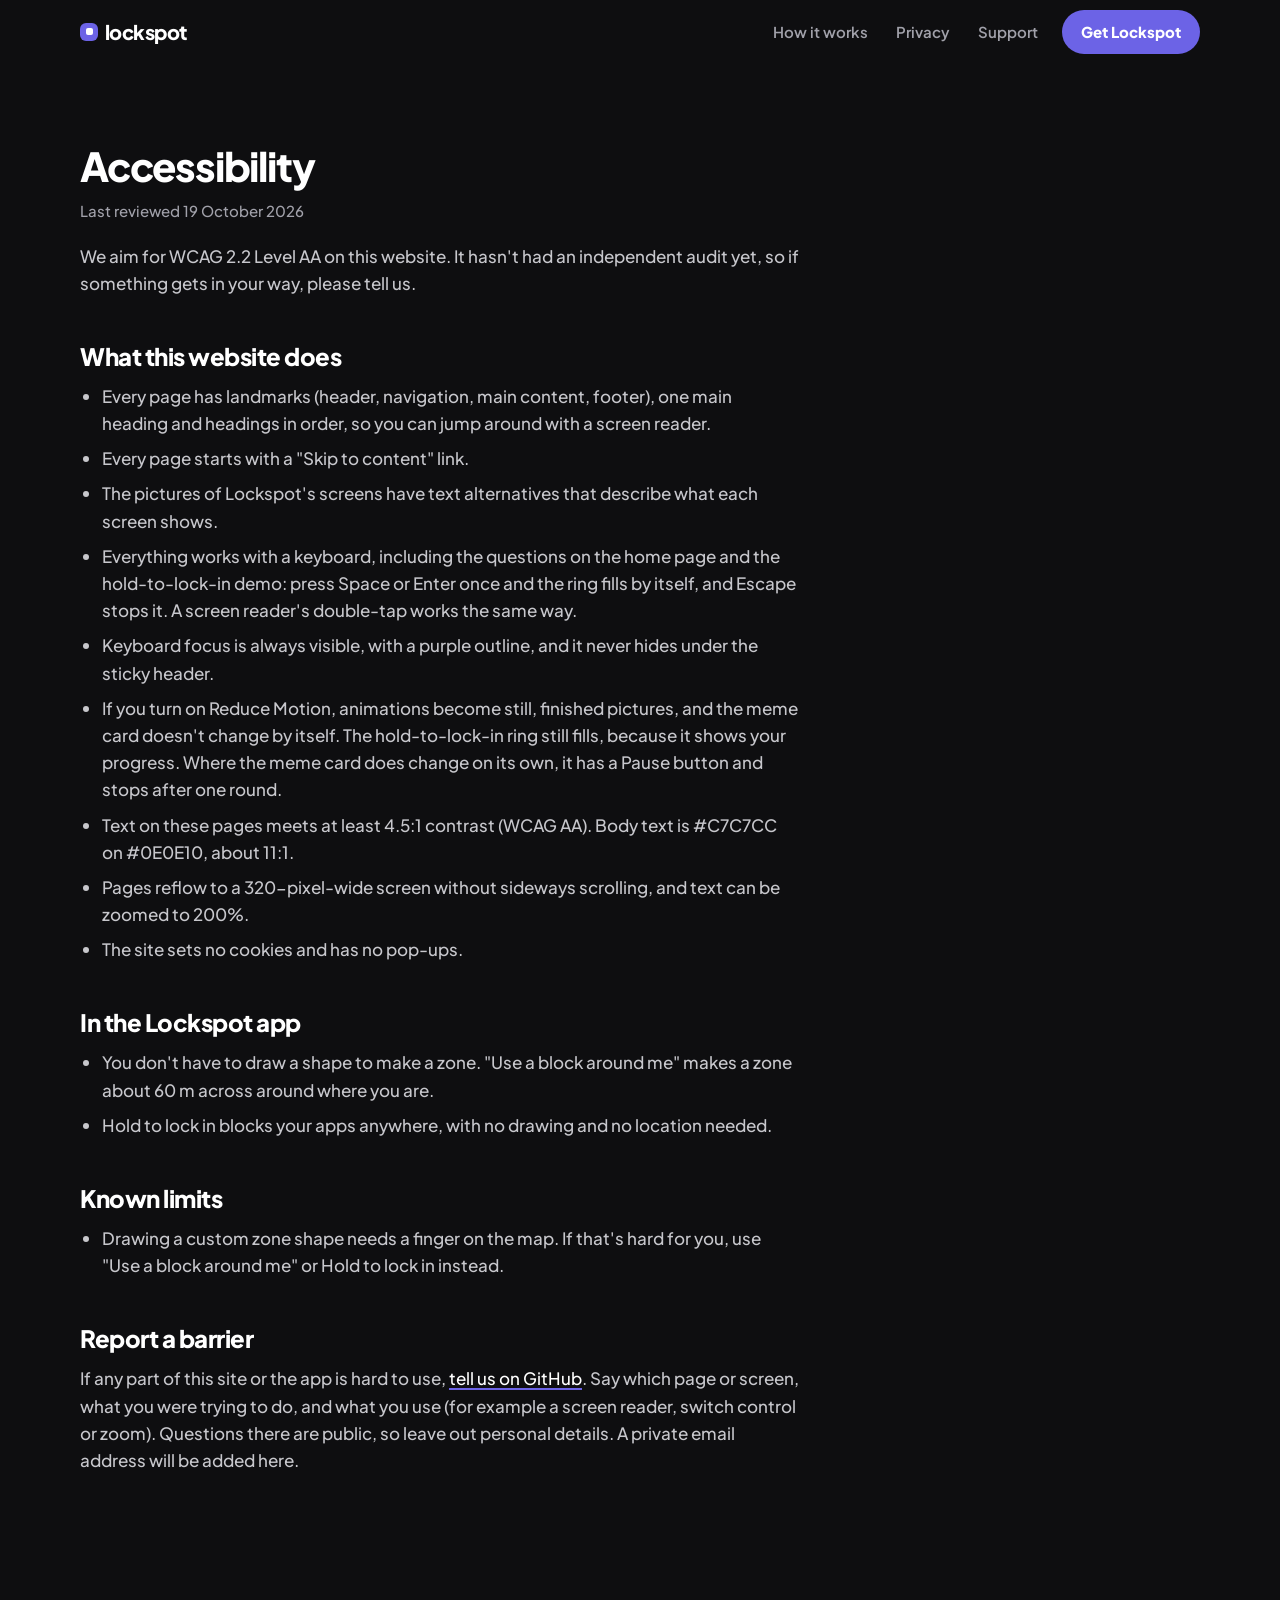
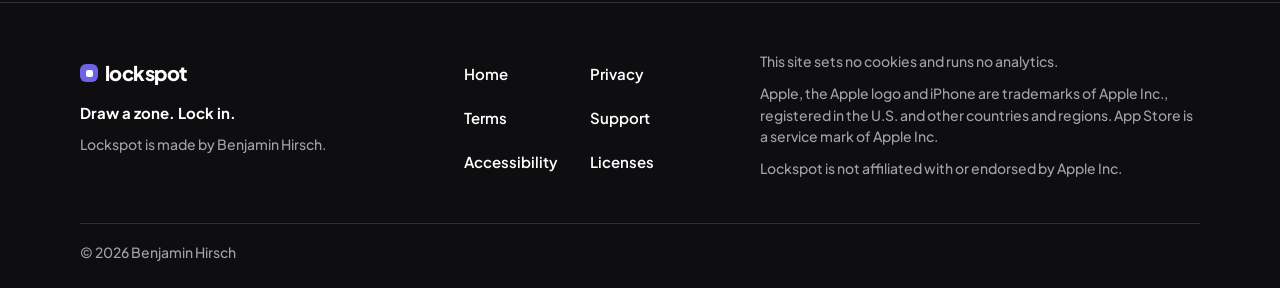
<file: accessibility/index.html>
<!doctype html>
<html lang="en" data-launched="true">
<head>
<meta charset="utf-8">
<meta name="viewport" content="width=device-width, initial-scale=1, viewport-fit=cover">
<meta http-equiv="Content-Security-Policy" content="default-src 'self'; script-src 'self'; style-src 'self'; img-src 'self' data:; font-src 'self'; connect-src 'none'; frame-src 'none'; object-src 'none'; base-uri 'self'; form-action 'none'">
<meta name="referrer" content="no-referrer">
<title>Accessibility · Lockspot</title>
<meta name="description" content="How the Lockspot website and app work for people using a keyboard, a screen reader or Reduce Motion, what's still limited, and how to report a barrier.">
<link rel="canonical" href="https://getlockspot.com/accessibility/">
<meta name="theme-color" content="#0E0E10">
<meta property="og:type" content="website">
<meta property="og:site_name" content="Lockspot">
<meta property="og:title" content="Accessibility · Lockspot">
<meta property="og:description" content="How the Lockspot website and app work for people using a keyboard, a screen reader or Reduce Motion, what's still limited, and how to report a barrier.">
<meta property="og:url" content="https://getlockspot.com/accessibility/">
<meta property="og:image" content="https://getlockspot.com/assets/img/og.png">
<meta property="og:image:alt" content="The Lockspot padlock mascot next to the words Draw a zone. Lock in.">
<meta name="twitter:card" content="summary_large_image">
<link rel="icon" href="../assets/img/favicon.svg" type="image/svg+xml">
<link rel="icon" href="../assets/img/favicon-32.png" sizes="32x32" type="image/png">
<link rel="apple-touch-icon" href="../assets/img/apple-touch-icon.png">
<link rel="preload" href="../assets/fonts/PlusJakartaSans-800.woff2" as="font" type="font/woff2" crossorigin>
<link rel="preload" href="../assets/fonts/PlusJakartaSans-500.woff2" as="font" type="font/woff2" crossorigin>
<link rel="stylesheet" href="../assets/site.css">
<script src="../assets/js-flag.js"></script>
<script src="../assets/site.js" defer></script>
</head>
<body>
<!-- shared:header -->
<a class="skip" href="#main">Skip to content</a>
<div class="sentinel" aria-hidden="true"></div>
<header class="site-header">
  <div class="wrap site-header__inner">
    <a class="wordmark" href="../" aria-label="Lockspot home"><span class="wordmark__tile" aria-hidden="true"></span><span aria-hidden="true">lockspot</span></a>
    <nav class="site-nav" aria-label="Main">
      <a class="nav-how" href="../#how">How it works</a>
      <a class="hide-sm" href="../privacy/">Privacy</a>
      <a class="hide-sm" href="../support/">Support</a>
      <a class="btn btn--primary btn--sm header-get if-launched" href="https://apps.apple.com/app/id6824683190" aria-label="Get Lockspot on the App Store"><span class="hide-sm">Get Lockspot</span><span class="show-sm">Get</span></a>
    </nav>
  </div>
</header>
<!-- /shared:header -->
<main id="main" class="page">
  <div class="wrap">
    <article class="prose">
      <h1>Accessibility</h1>
      <p class="meta">Last reviewed 19 October 2026</p>
      <p class="intro">We aim for WCAG 2.2 Level AA on this website. It hasn't had an independent audit yet, so if something gets in your way, please tell us.</p>

      <h2 id="site">What this website does</h2>
      <ul>
        <li>Every page has landmarks (header, navigation, main content, footer), one main heading and headings in order, so you can jump around with a screen reader.</li>
        <li>Every page starts with a "Skip to content" link.</li>
        <li>The pictures of Lockspot's screens have text alternatives that describe what each screen shows.</li>
        <li>Everything works with a keyboard, including the questions on the home page and the hold-to-lock-in demo: press Space or Enter once and the ring fills by itself, and Escape stops it. A screen reader's double-tap works the same way.</li>
        <li>Keyboard focus is always visible, with a purple outline, and it never hides under the sticky header.</li>
        <li>If you turn on Reduce Motion, animations become still, finished pictures, and the meme card doesn't change by itself. The hold-to-lock-in ring still fills, because it shows your progress. Where the meme card does change on its own, it has a Pause button and stops after one round.</li>
        <li>Text on these pages meets at least 4.5:1 contrast (WCAG AA). Body text is #C7C7CC on #0E0E10, about 11:1.</li>
        <li>Pages reflow to a 320-pixel-wide screen without sideways scrolling, and text can be zoomed to 200%.</li>
        <li>The site sets no cookies and has no pop-ups.</li>
      </ul>

      <h2 id="app">In the Lockspot app</h2>
      <ul>
        <li>You don't have to draw a shape to make a zone. "Use a block around me" makes a zone about 60 m across around where you are.</li>
        <li>Hold to lock in blocks your apps anywhere, with no drawing and no location needed.</li>
      </ul>

      <h2 id="limits">Known limits</h2>
      <ul>
        <li>Drawing a custom zone shape needs a finger on the map. If that's hard for you, use "Use a block around me" or Hold to lock in instead.</li>
      </ul>

      <h2 id="report">Report a barrier</h2>
      <p>If any part of this site or the app is hard to use, <a href="https://github.com/bthirsch613/lockspot-site/issues/new">tell us on GitHub</a>. Say which page or screen, what you were trying to do, and what you use (for example a screen reader, switch control or zoom). Questions there are public, so leave out personal details. A private email address will be added here.</p>
    </article>
  </div>
</main>
<!-- shared:footer -->
<footer class="site-footer">
  <div class="wrap">
    <div class="site-footer__grid">
      <div>
        <a class="wordmark" href="../" aria-label="Lockspot home"><span class="wordmark__tile" aria-hidden="true"></span><span aria-hidden="true">lockspot</span></a>
        <p class="tag">Draw a zone. Lock in.</p>
        <p>Lockspot is made by Benjamin Hirsch.</p>
      </div>
      <nav aria-label="Footer">
        <ul class="foot-links">
          <li><a href="../">Home</a></li>
          <li><a href="../privacy/">Privacy</a></li>
          <li><a href="../terms/">Terms</a></li>
          <li><a href="../support/">Support</a></li>
          <li><a href="../accessibility/" aria-current="page">Accessibility</a></li>
          <li><a href="../licenses/">Licenses</a></li>
        </ul>
      </nav>
      <div>
        <p>This site sets no cookies and runs no analytics.</p>
        <p class="if-prelaunch">Apple and iPhone are trademarks of Apple Inc., registered in the U.S. and other countries and regions. App Store is a service mark of Apple Inc.</p>
        <p class="if-launched">Apple, the Apple logo and iPhone are trademarks of Apple Inc., registered in the U.S. and other countries and regions. App Store is a service mark of Apple Inc.</p>
        <p>Lockspot is not affiliated with or endorsed by Apple Inc.</p>
      </div>
    </div>
    <p class="copy">&copy; 2026 Benjamin Hirsch</p>
  </div>
</footer>
<!-- /shared:footer -->
</body>
</html>
</file>
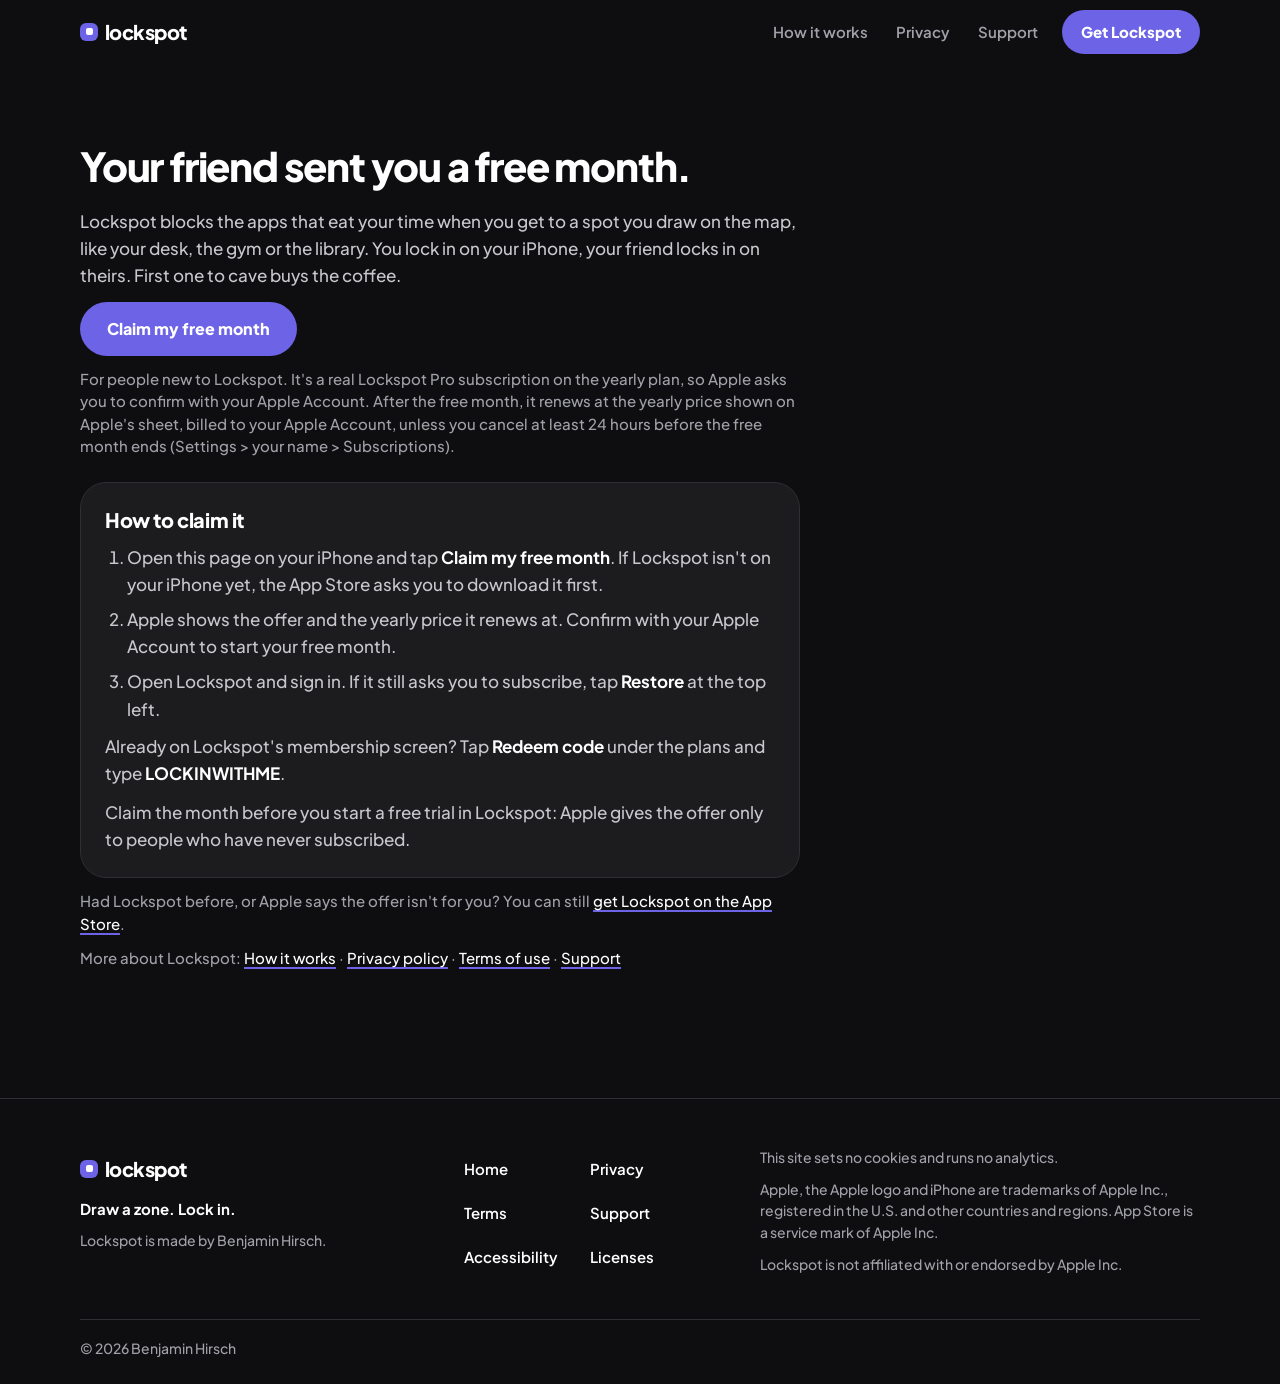
<file: invite/index.html>
<!doctype html>
<!-- The friend's landing page for Lockspot's invite (the app's share text links here). It holds the Apple offer code,
     so the code can change without an app update. Kept out of sitemap.xml and noindex: it is for people with the link.
     data-offer, not data-launched, decides the free-month copy: "soon" (the default) never mentions it, "paused" says
     it's paused, "live" shows the Claim button. Set "live" only once LOCKINWITHME redeems; pause with "paused", never by setting
     data-launched back (app repo: docs/INVITE-GIFT.md). -->
<html lang="en" data-launched="true" data-offer="live">
<head>
<meta charset="utf-8">
<meta name="viewport" content="width=device-width, initial-scale=1, viewport-fit=cover">
<meta http-equiv="Content-Security-Policy" content="default-src 'self'; script-src 'self'; style-src 'self' 'sha256-ZUo6wteaZqxpJ8lBJaoRjNUyDEKgneGyOmZe+OSqmak='; img-src 'self' data:; font-src 'self'; connect-src 'none'; frame-src 'none'; object-src 'none'; base-uri 'self'; form-action 'none'">
<meta name="referrer" content="no-referrer">
<meta name="robots" content="noindex">
<title>Lock in with a friend · Lockspot</title>
<meta name="description" content="A friend wants to lock in with you on Lockspot. It blocks the apps that get you when you're at a spot you pick, like your desk, the gym or the library.">
<link rel="canonical" href="https://getlockspot.com/invite/">
<meta name="theme-color" content="#0E0E10">
<meta property="og:type" content="website">
<meta property="og:site_name" content="Lockspot">
<meta property="og:title" content="Your friend wants to lock in with you">
<meta property="og:description" content="Lockspot blocks the apps that get you at the spots you pick: your desk, the gym, the library. First one to cave buys the coffee.">
<meta property="og:url" content="https://getlockspot.com/invite/">
<meta property="og:image" content="https://getlockspot.com/assets/img/og.png">
<meta property="og:image:alt" content="The Lockspot padlock mascot next to the words Draw a zone. Lock in.">
<meta name="twitter:card" content="summary_large_image">
<link rel="icon" href="../assets/img/favicon.svg" type="image/svg+xml">
<link rel="icon" href="../assets/img/favicon-32.png" sizes="32x32" type="image/png">
<link rel="apple-touch-icon" href="../assets/img/apple-touch-icon.png">
<link rel="preload" href="../assets/fonts/PlusJakartaSans-800.woff2" as="font" type="font/woff2" crossorigin>
<link rel="preload" href="../assets/fonts/PlusJakartaSans-500.woff2" as="font" type="font/woff2" crossorigin>
<link rel="stylesheet" href="../assets/site.css">
<!-- Page-local: the offer switch. Live-only blocks also carry hidden, so if this style is ever blocked (its hash in the
     CSP above must match it exactly; site README) the page falls back to the "isn't open" copy. -->
<style>[data-offer='live'] .if-offer[hidden] { display: block !important; } [data-offer='live'] .if-no-offer { display: none !important; } [data-offer='paused'] .if-paused[hidden] { display: block !important; }</style>
<script src="../assets/js-flag.js"></script>
<script src="../assets/site.js" defer></script>
</head>
<body>
<!-- shared:header -->
<a class="skip" href="#main">Skip to content</a>
<div class="sentinel" aria-hidden="true"></div>
<header class="site-header">
  <div class="wrap site-header__inner">
    <a class="wordmark" href="../" aria-label="Lockspot home"><span class="wordmark__tile" aria-hidden="true"></span><span aria-hidden="true">lockspot</span></a>
    <nav class="site-nav" aria-label="Main">
      <a class="nav-how" href="../#how">How it works</a>
      <a class="hide-sm" href="../privacy/">Privacy</a>
      <a class="hide-sm" href="../support/">Support</a>
      <a class="btn btn--primary btn--sm header-get if-launched" href="https://apps.apple.com/app/id6824683190" aria-label="Get Lockspot on the App Store"><span class="hide-sm">Get Lockspot</span><span class="show-sm">Get</span></a>
    </nav>
  </div>
</header>
<!-- /shared:header -->
<main id="main" class="page">
  <div class="wrap">
    <div class="prose">
      <h1 class="if-offer" hidden>Your friend sent you a free month.</h1>
      <h1 class="if-no-offer">Your friend wants to lock in with you.</h1>
      <p class="intro">Lockspot blocks the apps that eat your time when you get to a spot you draw on the map, like your desk, the gym or the library. You lock in on your iPhone, your friend locks in on theirs. First one to cave buys the coffee.</p>

      <p class="meta if-no-offer if-prelaunch">Lockspot is coming to the App Store soon. Keep this link and check back.</p>
      <p class="meta if-paused" hidden>The free month is paused right now. Keep this link and check back soon.</p>
      <p class="meta if-no-offer if-launched">Lockspot is on the App Store: <a href="https://apps.apple.com/app/id6824683190">get Lockspot</a>.</p>

      <p class="if-offer" hidden><a class="btn btn--primary" href="https://apps.apple.com/redeem?ctx=offercodes&amp;id=6824683190&amp;code=LOCKINWITHME">Claim my free month</a></p>
      <p class="meta if-offer" hidden>For people new to Lockspot. It's a real Lockspot Pro subscription on the yearly plan, so Apple asks you to confirm with your Apple Account. After the free month, it renews at the yearly price shown on Apple's sheet, billed to your Apple Account, unless you cancel at least 24 hours before the free month ends (Settings &gt; your name &gt; Subscriptions).</p>

      <section class="card if-offer" hidden aria-labelledby="how-to-claim">
        <h2 id="how-to-claim">How to claim it</h2>
        <ol>
          <li>Open this page on your iPhone and tap <strong>Claim my free month</strong>. If Lockspot isn't on your iPhone yet, the App Store asks you to download it first.</li>
          <li>Apple shows the offer and the yearly price it renews at. Confirm with your Apple Account to start your free month.</li>
          <li>Open Lockspot and sign in. If it still asks you to subscribe, tap <strong>Restore</strong> at the top left.</li>
        </ol>
        <p>Already on Lockspot's membership screen? Tap <strong>Redeem code</strong> under the plans and type <strong>LOCKINWITHME</strong>.</p>
        <p>Claim the month before you start a free trial in Lockspot: Apple gives the offer only to people who have never subscribed.</p>
      </section>

      <p class="meta if-offer" hidden>Had Lockspot before, or Apple says the offer isn't for you? You can still <a href="https://apps.apple.com/app/id6824683190">get Lockspot on the App Store</a>.</p>

      <p class="meta">More about Lockspot: <a href="../">How it works</a> · <a href="../privacy/">Privacy policy</a> · <a href="../terms/">Terms of use</a> · <a href="../support/">Support</a></p>
    </div>
  </div>
</main>
<!-- shared:footer -->
<footer class="site-footer">
  <div class="wrap">
    <div class="site-footer__grid">
      <div>
        <a class="wordmark" href="../" aria-label="Lockspot home"><span class="wordmark__tile" aria-hidden="true"></span><span aria-hidden="true">lockspot</span></a>
        <p class="tag">Draw a zone. Lock in.</p>
        <p>Lockspot is made by Benjamin Hirsch.</p>
      </div>
      <nav aria-label="Footer">
        <ul class="foot-links">
          <li><a href="../">Home</a></li>
          <li><a href="../privacy/">Privacy</a></li>
          <li><a href="../terms/">Terms</a></li>
          <li><a href="../support/">Support</a></li>
          <li><a href="../accessibility/">Accessibility</a></li>
          <li><a href="../licenses/">Licenses</a></li>
        </ul>
      </nav>
      <div>
        <p>This site sets no cookies and runs no analytics.</p>
        <p class="if-prelaunch">Apple and iPhone are trademarks of Apple Inc., registered in the U.S. and other countries and regions. App Store is a service mark of Apple Inc.</p>
        <p class="if-launched">Apple, the Apple logo and iPhone are trademarks of Apple Inc., registered in the U.S. and other countries and regions. App Store is a service mark of Apple Inc.</p>
        <p>Lockspot is not affiliated with or endorsed by Apple Inc.</p>
      </div>
    </div>
    <p class="copy">&copy; 2026 Benjamin Hirsch</p>
  </div>
</footer>
<!-- /shared:footer -->
</body>
</html>
</file>
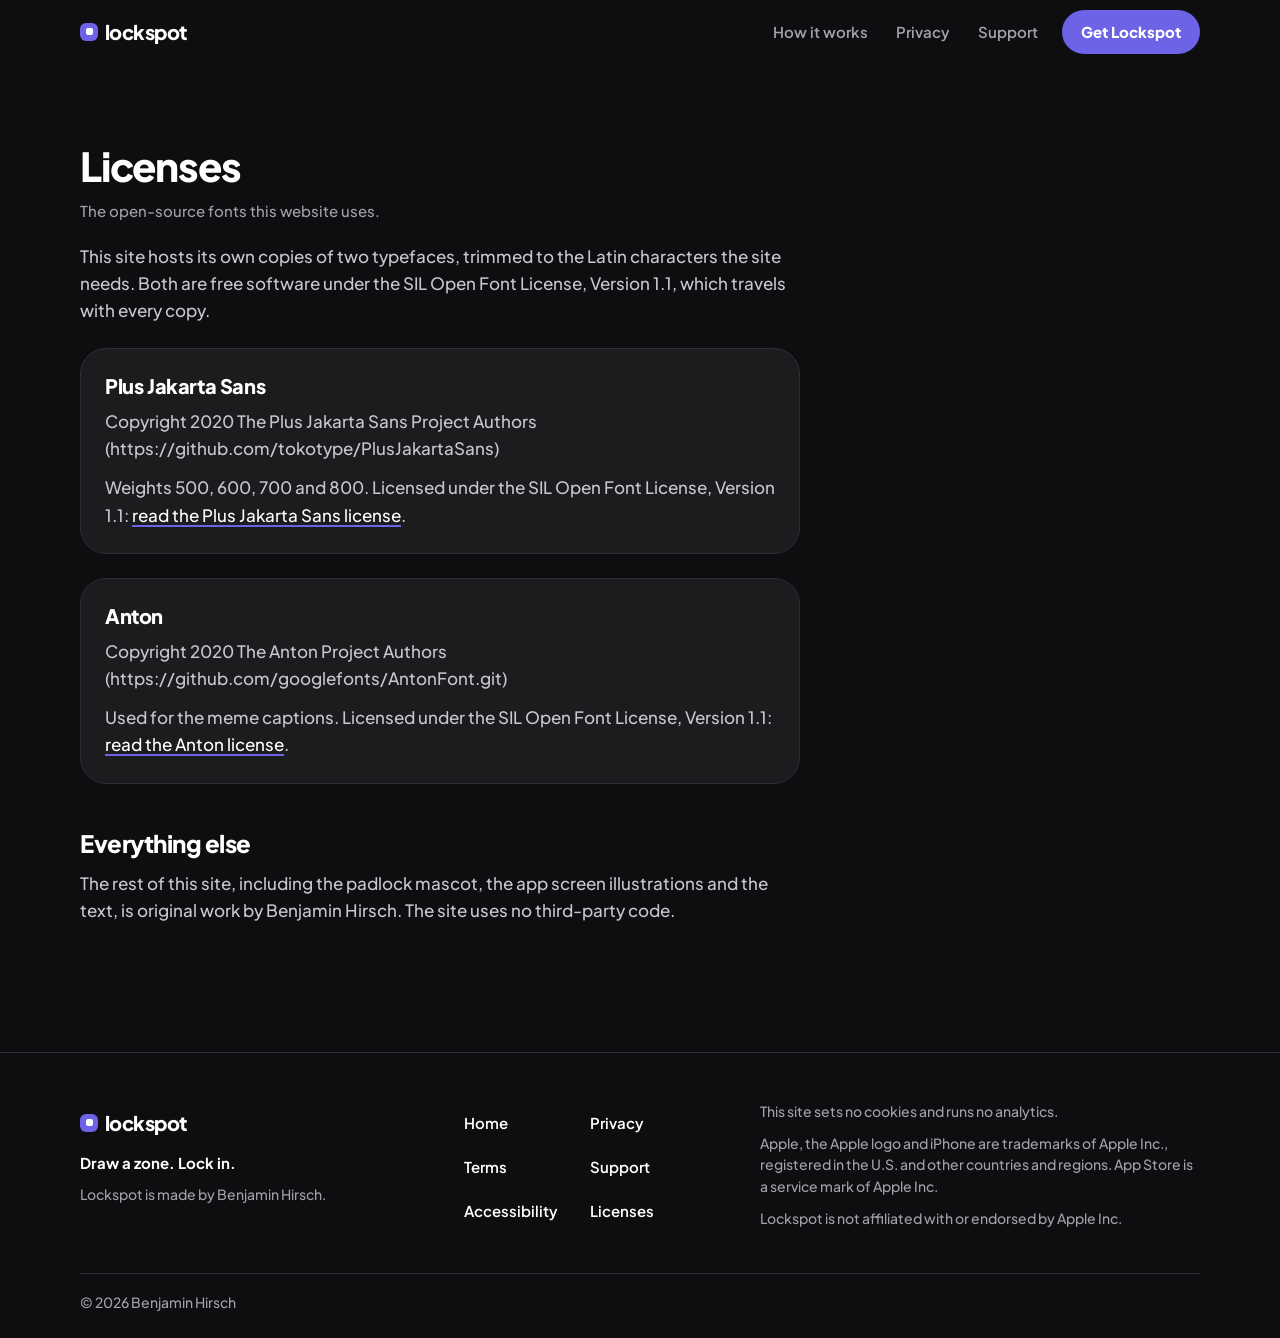
<file: licenses/index.html>
<!doctype html>
<html lang="en" data-launched="true">
<head>
<meta charset="utf-8">
<meta name="viewport" content="width=device-width, initial-scale=1, viewport-fit=cover">
<meta http-equiv="Content-Security-Policy" content="default-src 'self'; script-src 'self'; style-src 'self'; img-src 'self' data:; font-src 'self'; connect-src 'none'; frame-src 'none'; object-src 'none'; base-uri 'self'; form-action 'none'">
<meta name="referrer" content="no-referrer">
<title>Licenses · Lockspot</title>
<meta name="description" content="Open-source licenses for the fonts this website uses: Plus Jakarta Sans and Anton, both under the SIL Open Font License 1.1.">
<link rel="canonical" href="https://getlockspot.com/licenses/">
<meta name="theme-color" content="#0E0E10">
<meta property="og:type" content="website">
<meta property="og:site_name" content="Lockspot">
<meta property="og:title" content="Licenses · Lockspot">
<meta property="og:description" content="Open-source licenses for the fonts this website uses: Plus Jakarta Sans and Anton, both under the SIL Open Font License 1.1.">
<meta property="og:url" content="https://getlockspot.com/licenses/">
<meta property="og:image" content="https://getlockspot.com/assets/img/og.png">
<meta property="og:image:alt" content="The Lockspot padlock mascot next to the words Draw a zone. Lock in.">
<meta name="twitter:card" content="summary_large_image">
<link rel="icon" href="../assets/img/favicon.svg" type="image/svg+xml">
<link rel="icon" href="../assets/img/favicon-32.png" sizes="32x32" type="image/png">
<link rel="apple-touch-icon" href="../assets/img/apple-touch-icon.png">
<link rel="preload" href="../assets/fonts/PlusJakartaSans-800.woff2" as="font" type="font/woff2" crossorigin>
<link rel="preload" href="../assets/fonts/PlusJakartaSans-500.woff2" as="font" type="font/woff2" crossorigin>
<link rel="stylesheet" href="../assets/site.css">
<script src="../assets/js-flag.js"></script>
<script src="../assets/site.js" defer></script>
</head>
<body>
<!-- shared:header -->
<a class="skip" href="#main">Skip to content</a>
<div class="sentinel" aria-hidden="true"></div>
<header class="site-header">
  <div class="wrap site-header__inner">
    <a class="wordmark" href="../" aria-label="Lockspot home"><span class="wordmark__tile" aria-hidden="true"></span><span aria-hidden="true">lockspot</span></a>
    <nav class="site-nav" aria-label="Main">
      <a class="nav-how" href="../#how">How it works</a>
      <a class="hide-sm" href="../privacy/">Privacy</a>
      <a class="hide-sm" href="../support/">Support</a>
      <a class="btn btn--primary btn--sm header-get if-launched" href="https://apps.apple.com/app/id6824683190" aria-label="Get Lockspot on the App Store"><span class="hide-sm">Get Lockspot</span><span class="show-sm">Get</span></a>
    </nav>
  </div>
</header>
<!-- /shared:header -->
<main id="main" class="page">
  <div class="wrap">
    <article class="prose">
      <h1>Licenses</h1>
      <p class="meta">The open-source fonts this website uses.</p>
      <p class="intro">This site hosts its own copies of two typefaces, trimmed to the Latin characters the site needs. Both are free software under the SIL Open Font License, Version 1.1, which travels with every copy.</p>

      <section class="card" aria-labelledby="pjs">
        <h2 id="pjs">Plus Jakarta Sans</h2>
        <p>Copyright 2020 The Plus Jakarta Sans Project Authors (https://github.com/tokotype/PlusJakartaSans)</p>
        <p>Weights 500, 600, 700 and 800. Licensed under the SIL Open Font License, Version 1.1: <a href="../assets/fonts/OFL-PlusJakartaSans.txt">read the Plus Jakarta Sans license</a>.</p>
      </section>

      <section class="card" aria-labelledby="anton">
        <h2 id="anton">Anton</h2>
        <p>Copyright 2020 The Anton Project Authors (https://github.com/googlefonts/AntonFont.git)</p>
        <p>Used for the meme captions. Licensed under the SIL Open Font License, Version 1.1: <a href="../assets/fonts/OFL-Anton.txt">read the Anton license</a>.</p>
      </section>

      <h2 id="rest">Everything else</h2>
      <p>The rest of this site, including the padlock mascot, the app screen illustrations and the text, is original work by Benjamin Hirsch. The site uses no third-party code.</p>
    </article>
  </div>
</main>
<!-- shared:footer -->
<footer class="site-footer">
  <div class="wrap">
    <div class="site-footer__grid">
      <div>
        <a class="wordmark" href="../" aria-label="Lockspot home"><span class="wordmark__tile" aria-hidden="true"></span><span aria-hidden="true">lockspot</span></a>
        <p class="tag">Draw a zone. Lock in.</p>
        <p>Lockspot is made by Benjamin Hirsch.</p>
      </div>
      <nav aria-label="Footer">
        <ul class="foot-links">
          <li><a href="../">Home</a></li>
          <li><a href="../privacy/">Privacy</a></li>
          <li><a href="../terms/">Terms</a></li>
          <li><a href="../support/">Support</a></li>
          <li><a href="../accessibility/">Accessibility</a></li>
          <li><a href="../licenses/" aria-current="page">Licenses</a></li>
        </ul>
      </nav>
      <div>
        <p>This site sets no cookies and runs no analytics.</p>
        <p class="if-prelaunch">Apple and iPhone are trademarks of Apple Inc., registered in the U.S. and other countries and regions. App Store is a service mark of Apple Inc.</p>
        <p class="if-launched">Apple, the Apple logo and iPhone are trademarks of Apple Inc., registered in the U.S. and other countries and regions. App Store is a service mark of Apple Inc.</p>
        <p>Lockspot is not affiliated with or endorsed by Apple Inc.</p>
      </div>
    </div>
    <p class="copy">&copy; 2026 Benjamin Hirsch</p>
  </div>
</footer>
<!-- /shared:footer -->
</body>
</html>
</file>
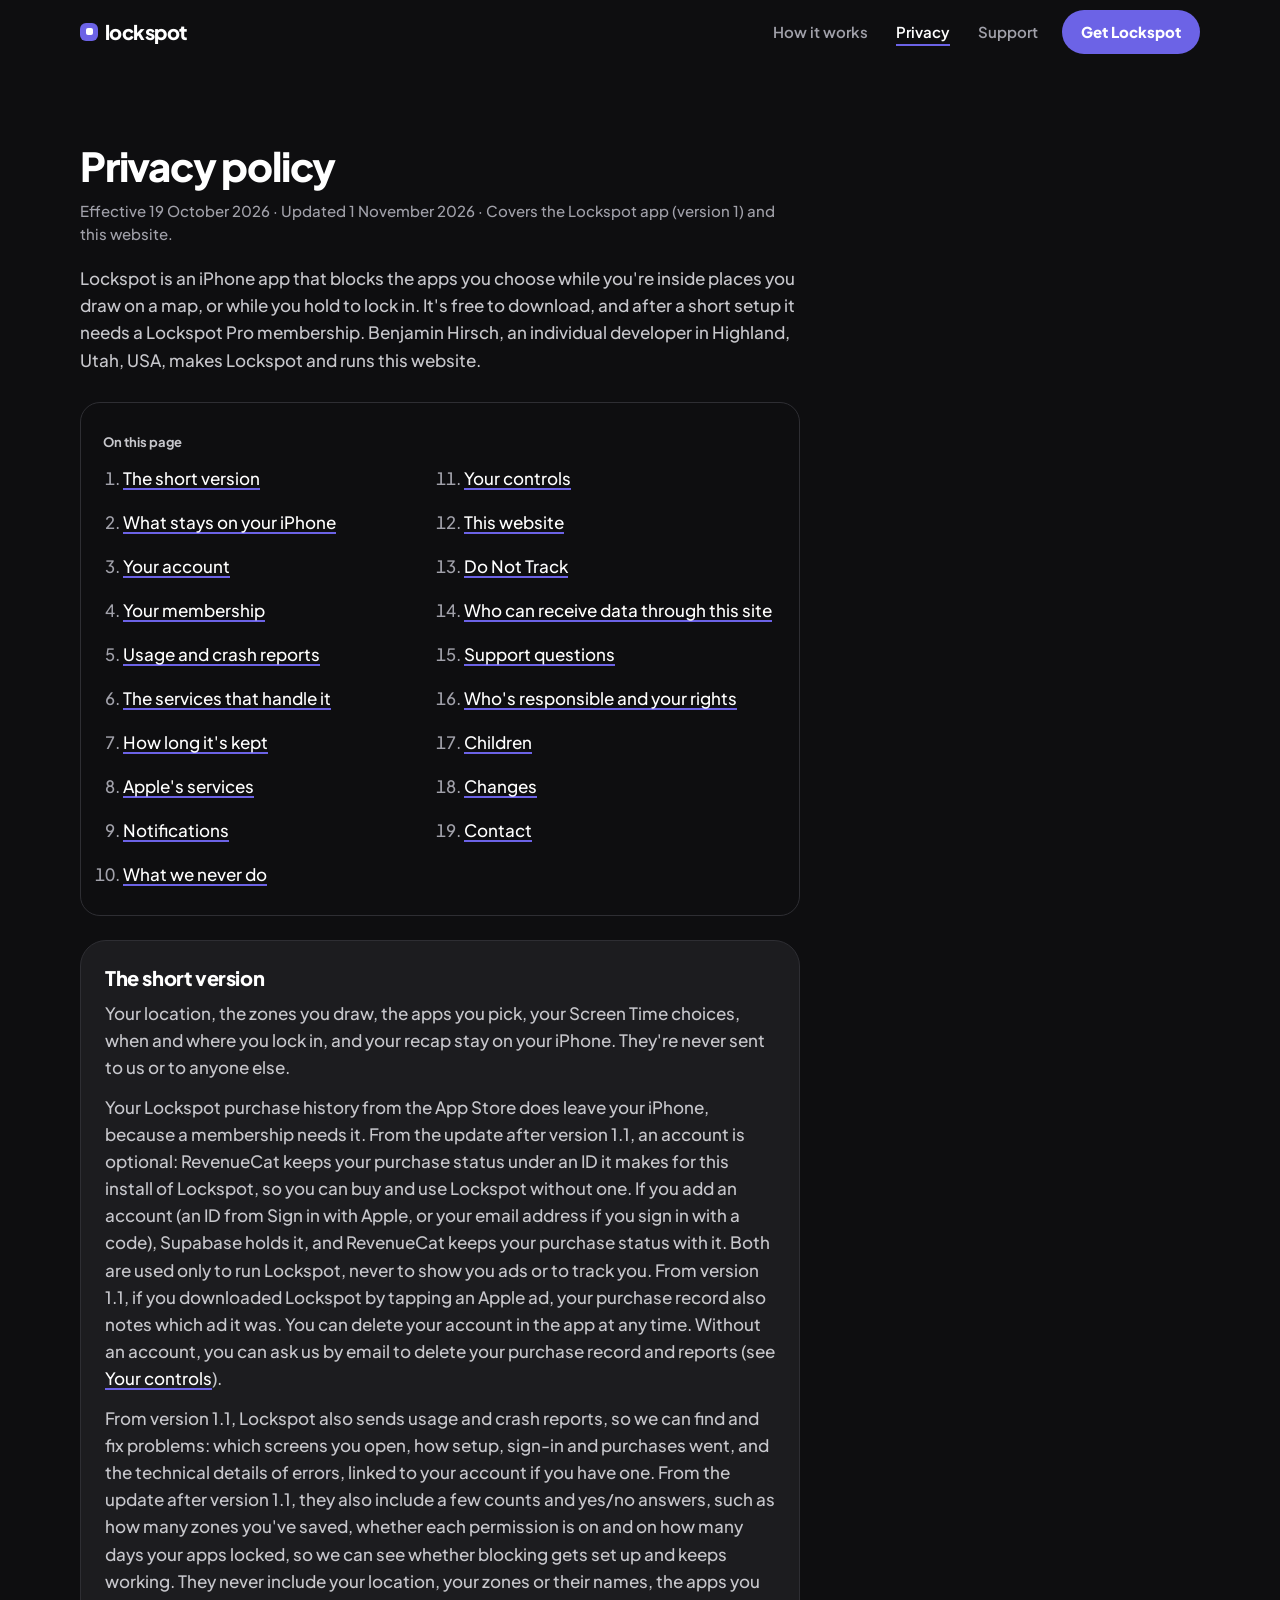
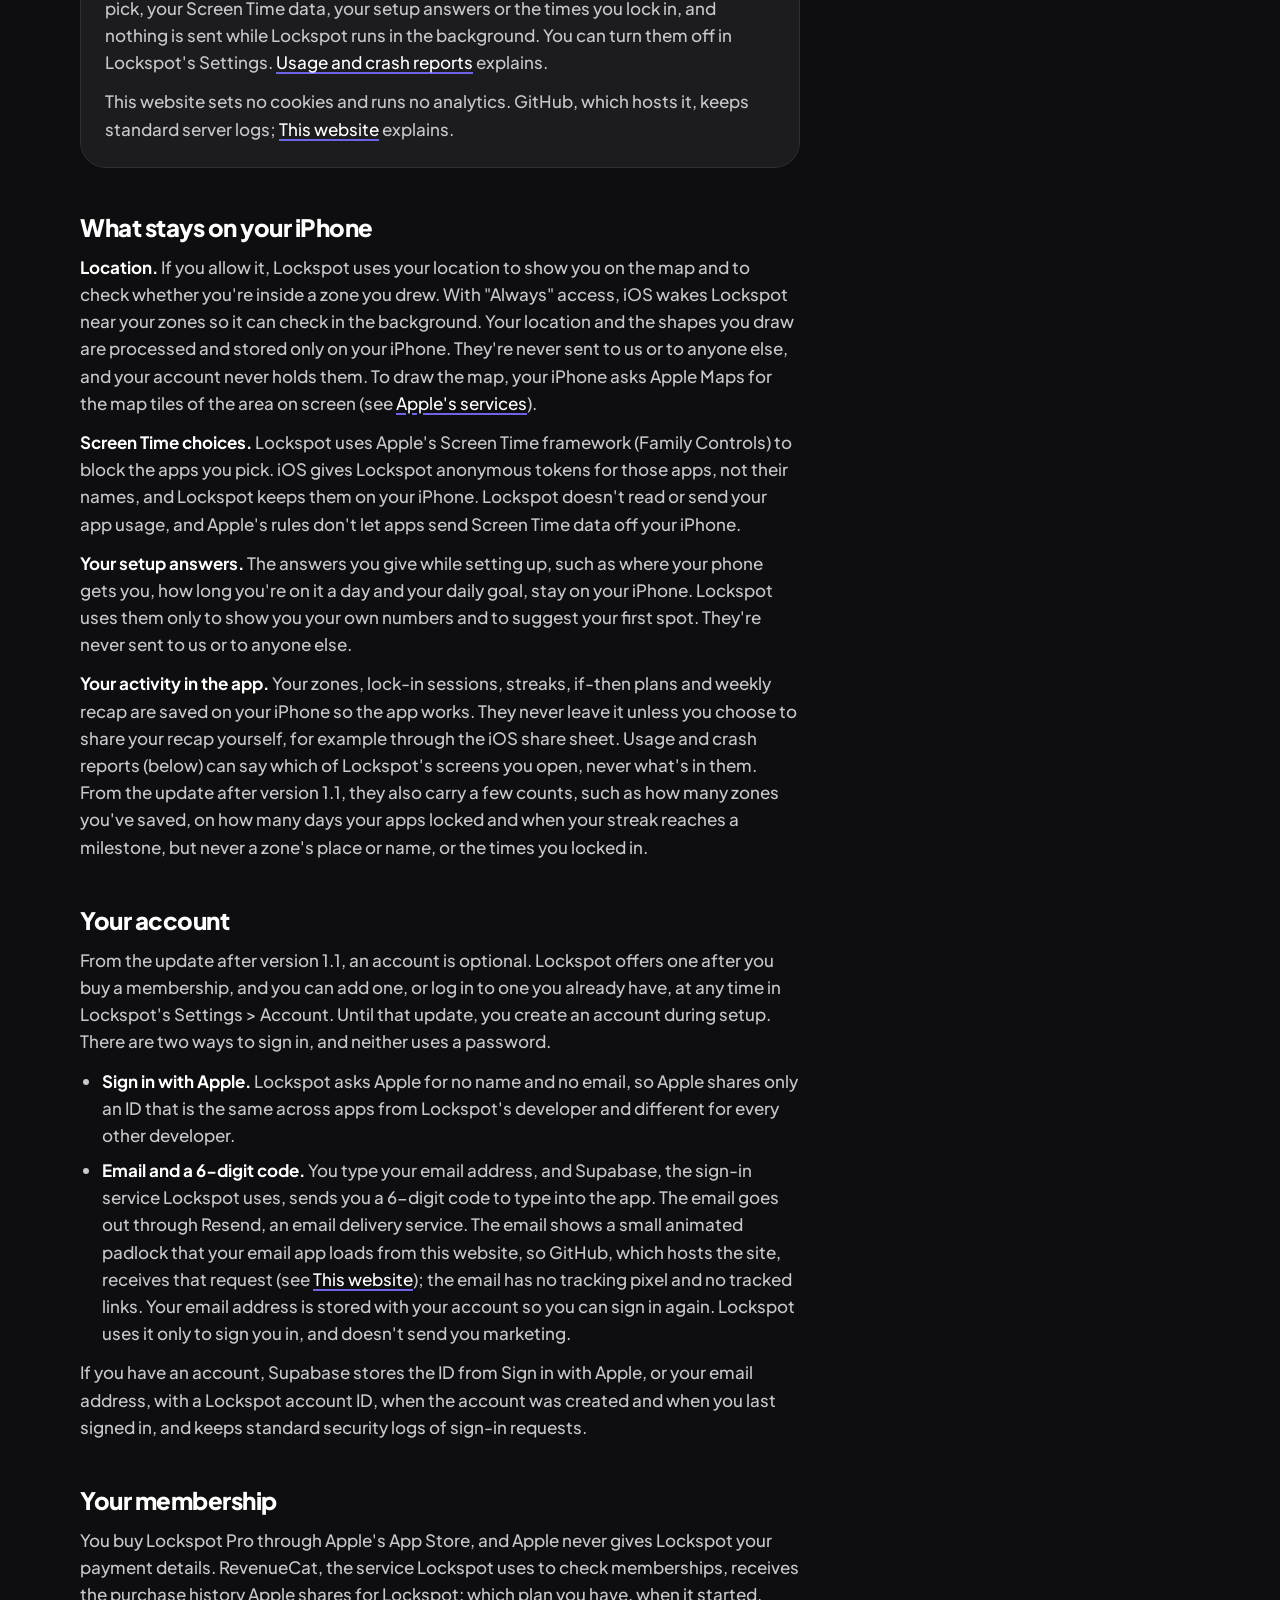
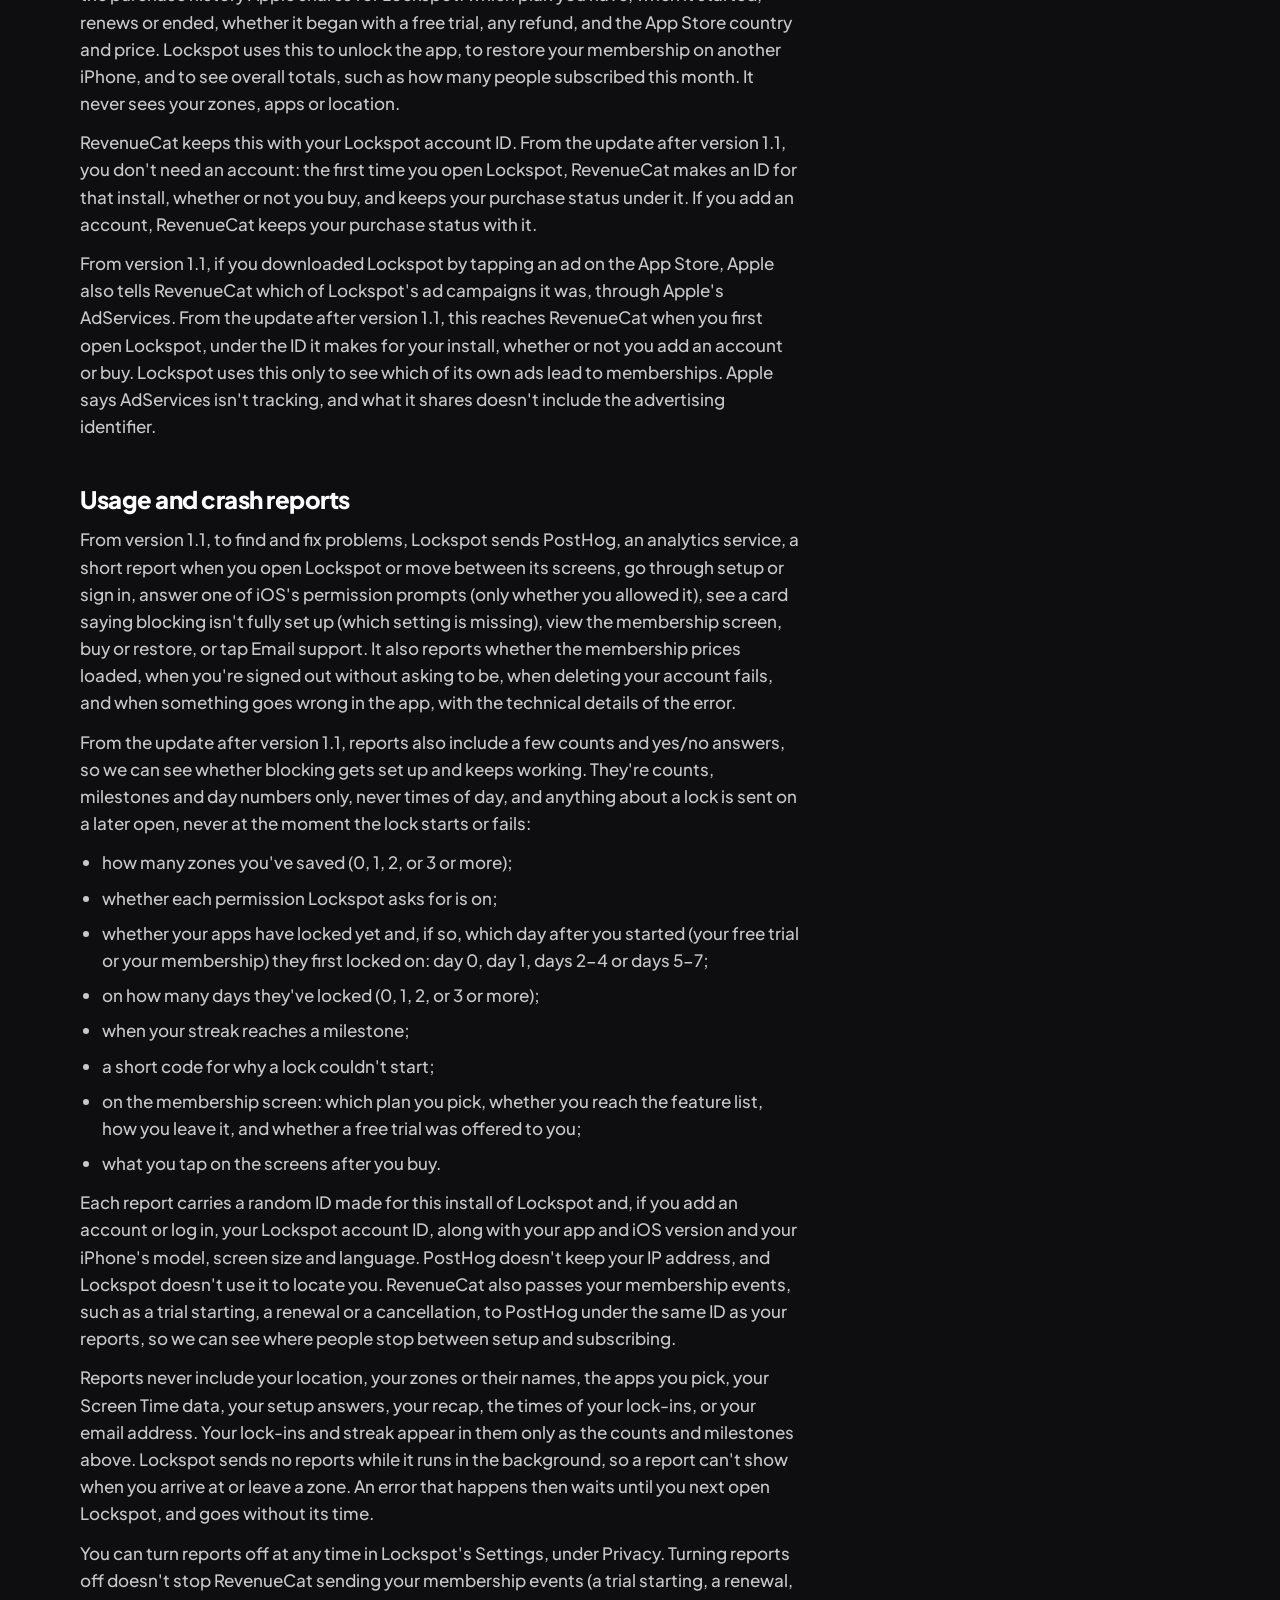
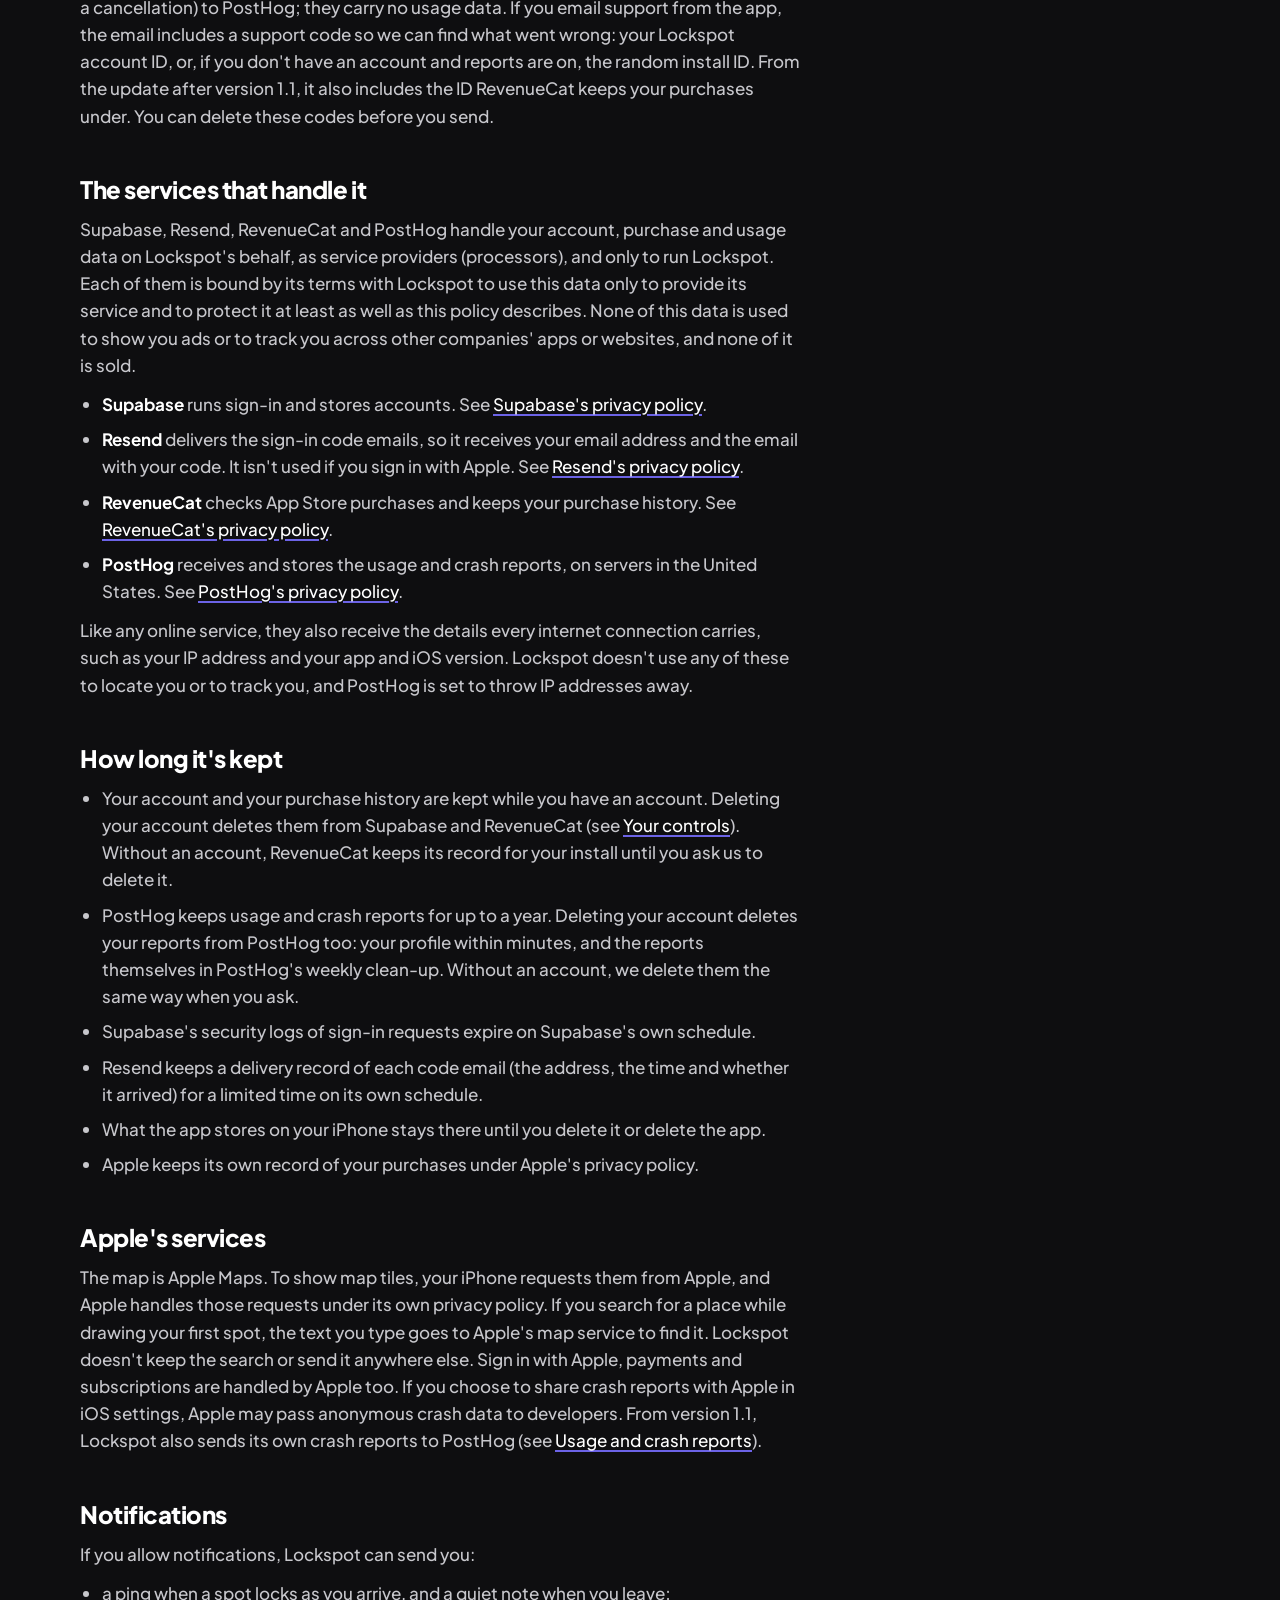
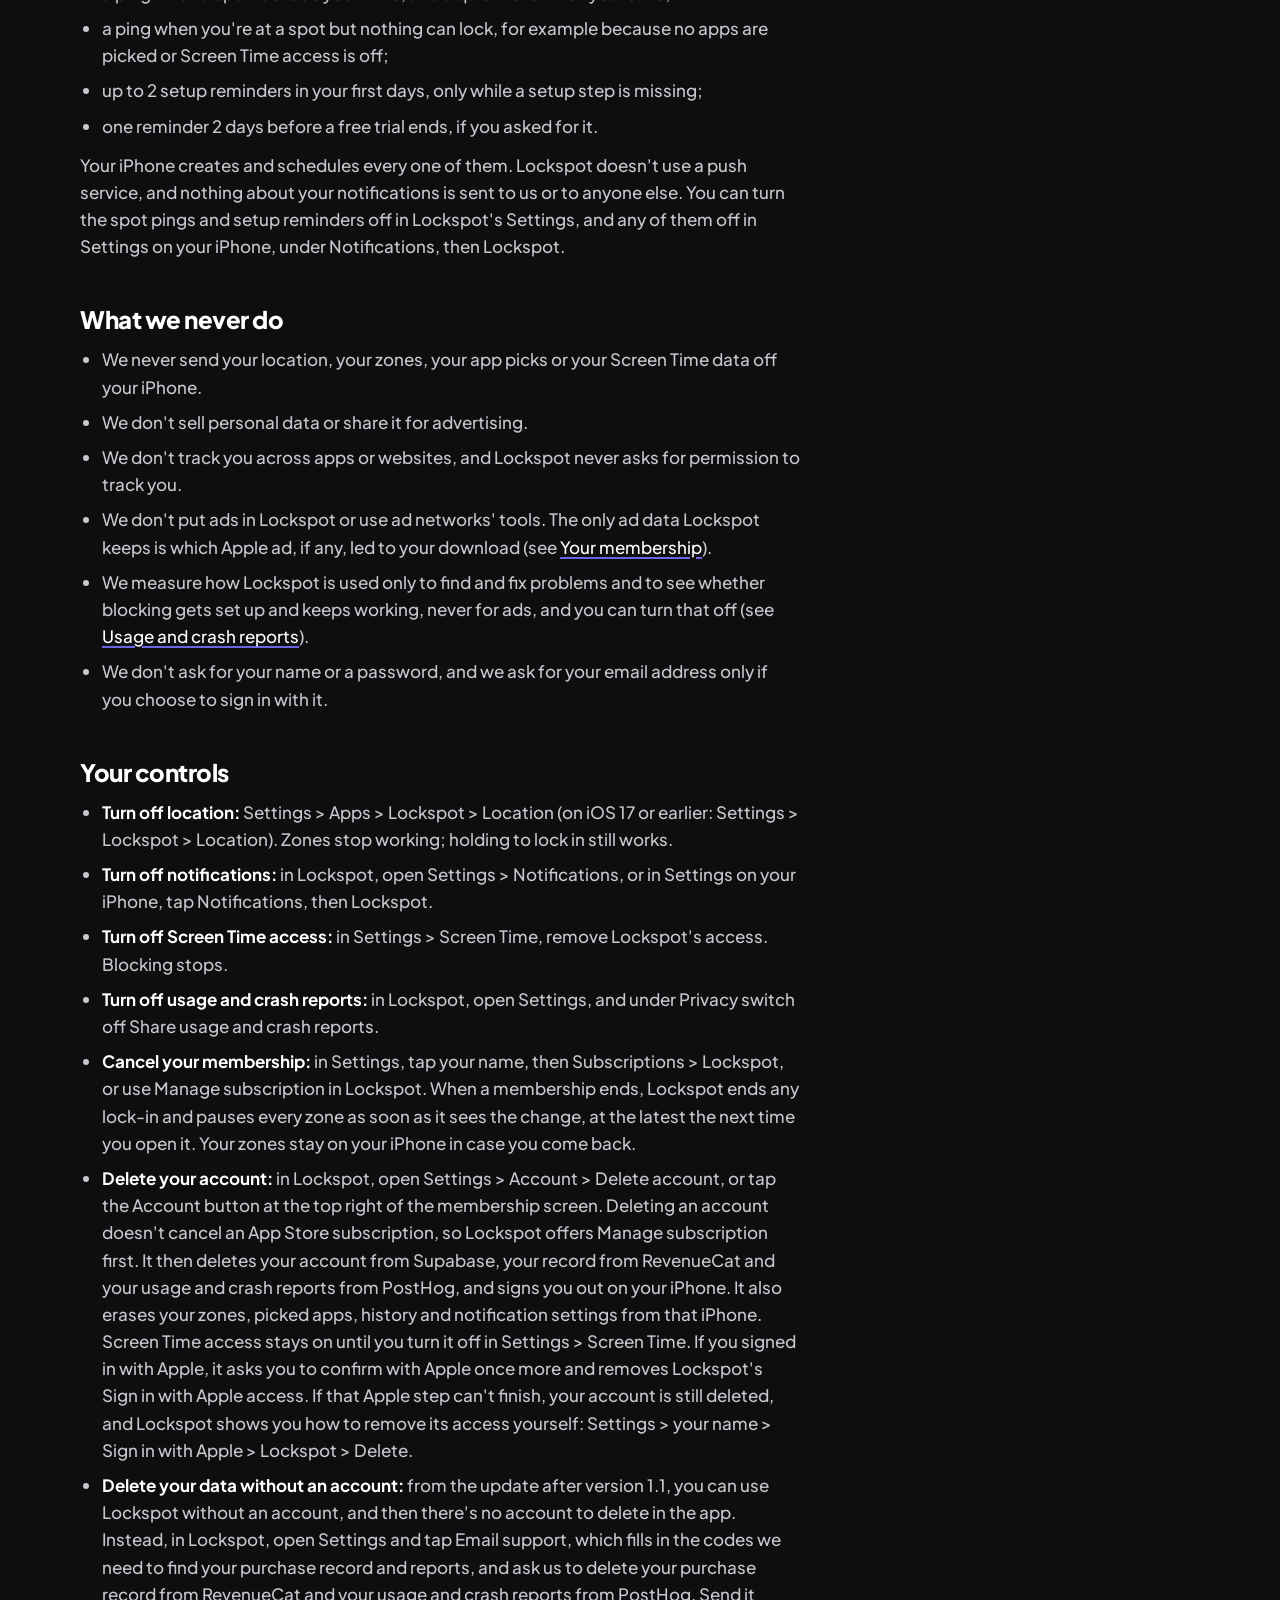
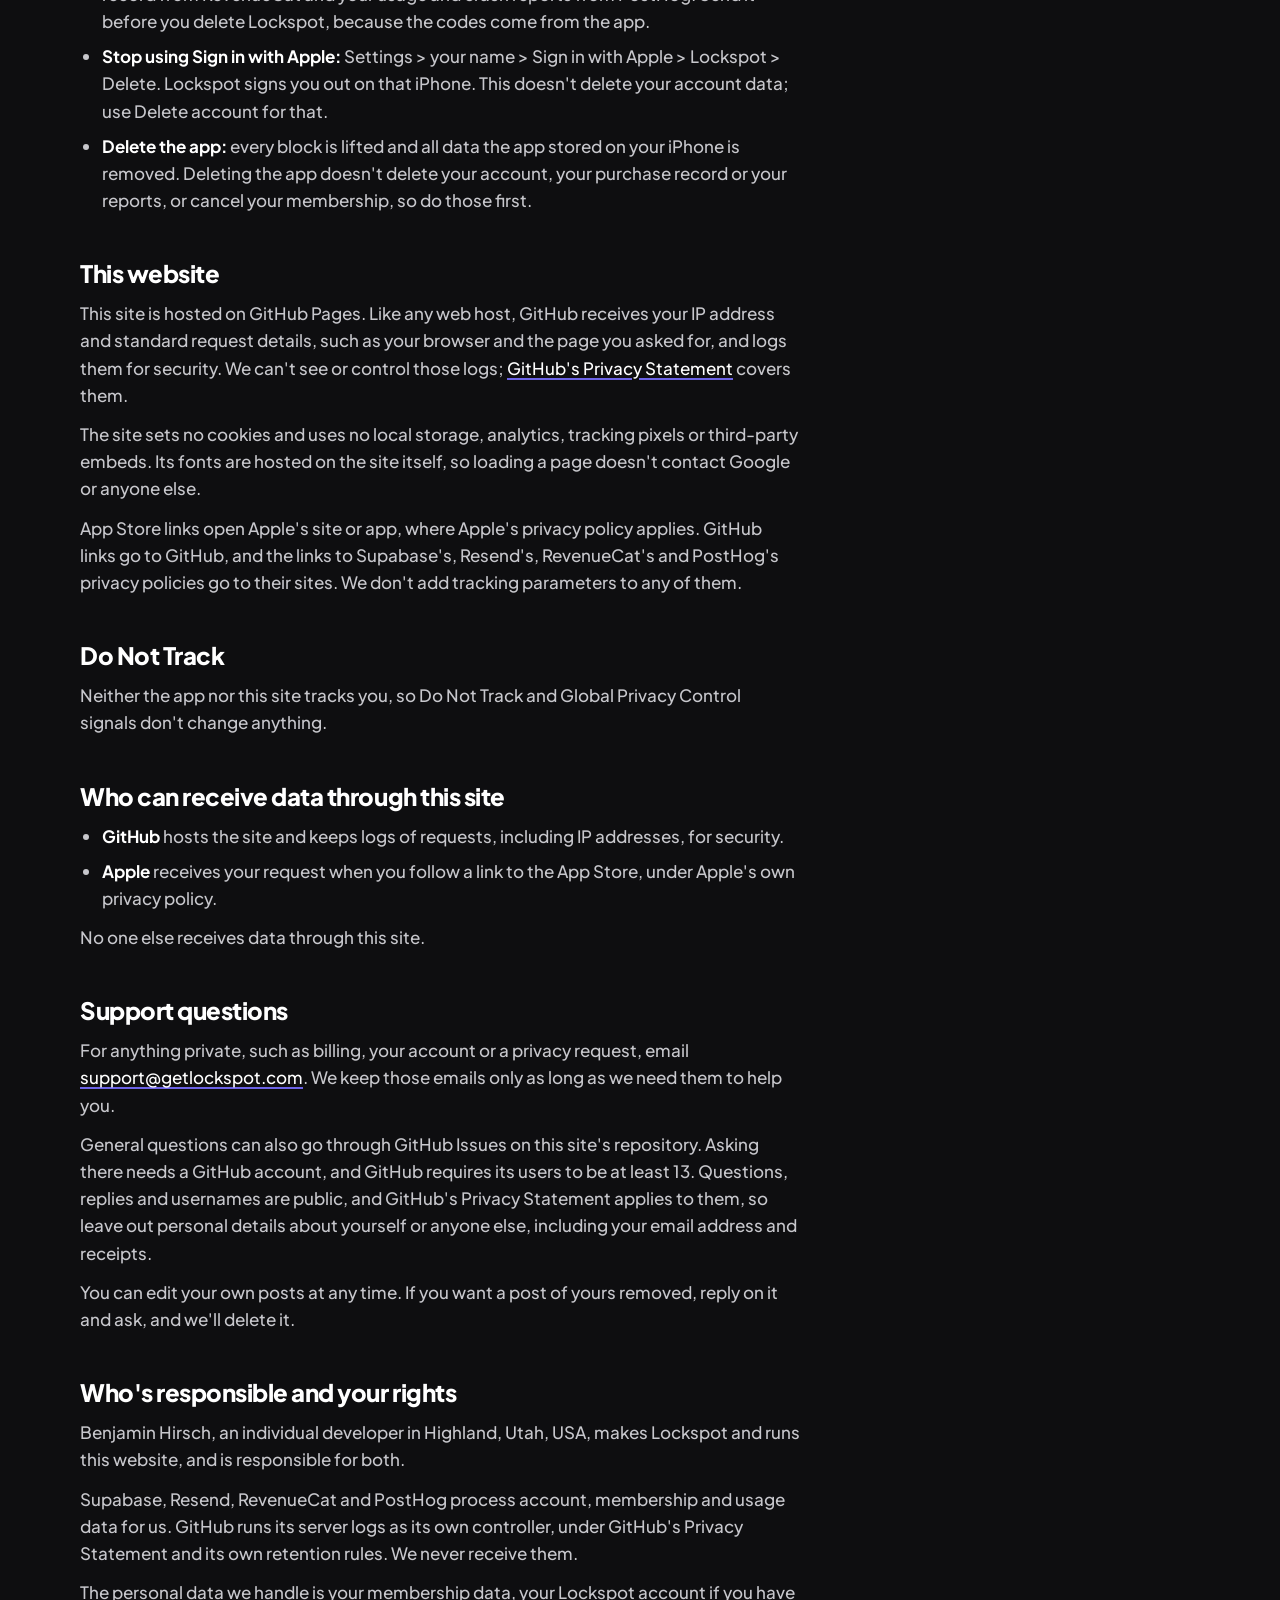
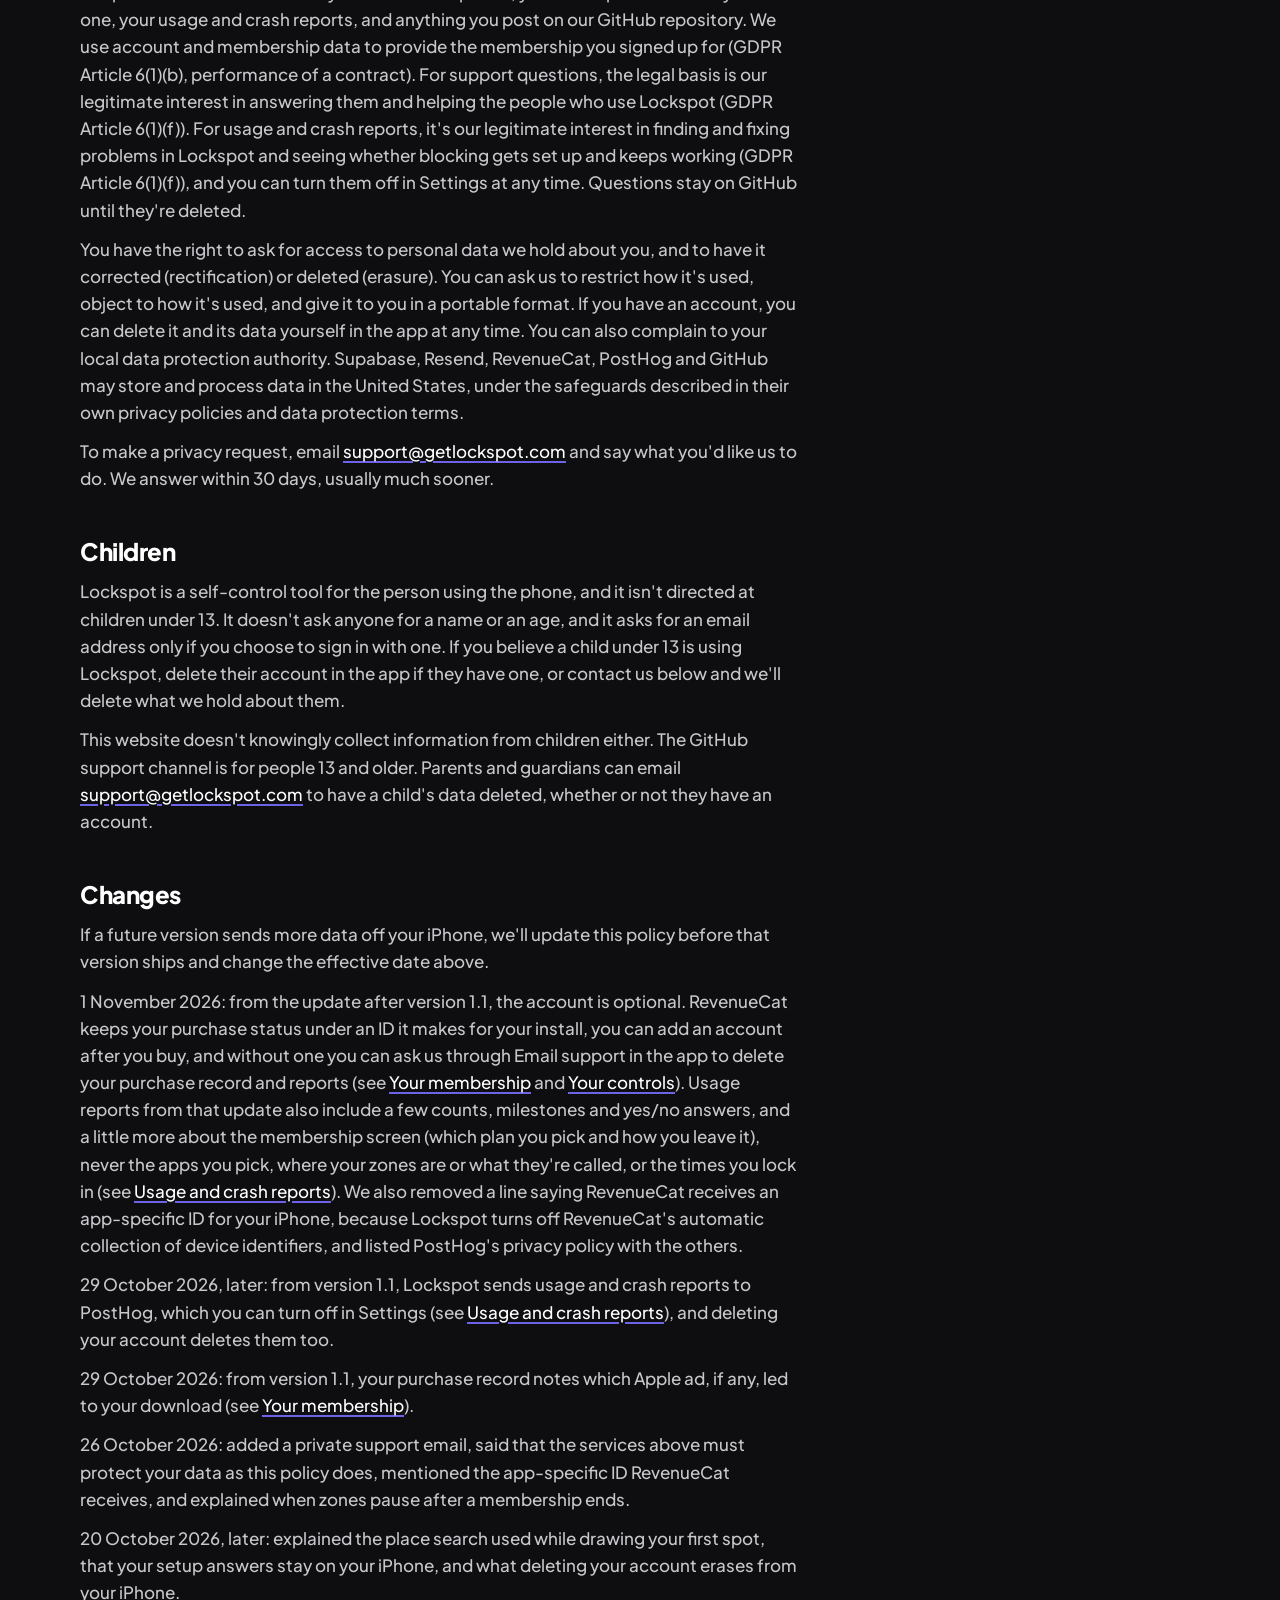
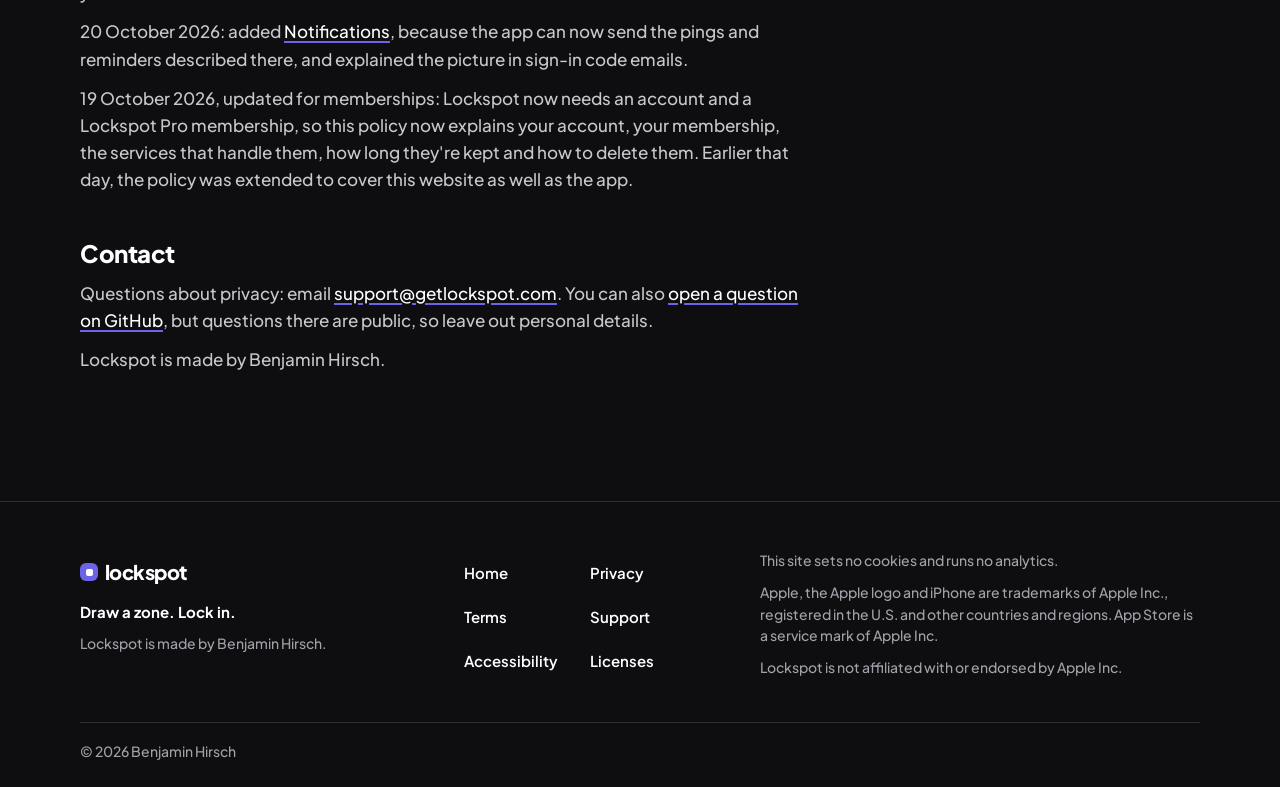
<file: privacy/index.html>
<!doctype html>
<html lang="en" data-launched="true">
<head>
<meta charset="utf-8">
<meta name="viewport" content="width=device-width, initial-scale=1, viewport-fit=cover">
<meta http-equiv="Content-Security-Policy" content="default-src 'self'; script-src 'self'; style-src 'self'; img-src 'self' data:; font-src 'self'; connect-src 'none'; frame-src 'none'; object-src 'none'; base-uri 'self'; form-action 'none'">
<meta name="referrer" content="no-referrer">
<title>Privacy policy · Lockspot</title>
<meta name="description" content="Your zones, location and app picks stay on your iPhone. Lockspot keeps your membership status, your account if you add one, and usage reports you can turn off. This website sets no cookies.">
<link rel="canonical" href="https://getlockspot.com/privacy/">
<meta name="theme-color" content="#0E0E10">
<meta property="og:type" content="website">
<meta property="og:site_name" content="Lockspot">
<meta property="og:title" content="Privacy policy · Lockspot">
<meta property="og:description" content="Your zones, location and app picks stay on your iPhone. Lockspot keeps your membership status, your account if you add one, and usage reports you can turn off. This website sets no cookies.">
<meta property="og:url" content="https://getlockspot.com/privacy/">
<meta property="og:image" content="https://getlockspot.com/assets/img/og.png">
<meta property="og:image:alt" content="The Lockspot padlock mascot next to the words Draw a zone. Lock in.">
<meta name="twitter:card" content="summary_large_image">
<link rel="icon" href="../assets/img/favicon.svg" type="image/svg+xml">
<link rel="icon" href="../assets/img/favicon-32.png" sizes="32x32" type="image/png">
<link rel="apple-touch-icon" href="../assets/img/apple-touch-icon.png">
<link rel="preload" href="../assets/fonts/PlusJakartaSans-800.woff2" as="font" type="font/woff2" crossorigin>
<link rel="preload" href="../assets/fonts/PlusJakartaSans-500.woff2" as="font" type="font/woff2" crossorigin>
<link rel="stylesheet" href="../assets/site.css">
<script src="../assets/js-flag.js"></script>
<script src="../assets/site.js" defer></script>
</head>
<body>
<!-- shared:header -->
<a class="skip" href="#main">Skip to content</a>
<div class="sentinel" aria-hidden="true"></div>
<header class="site-header">
  <div class="wrap site-header__inner">
    <a class="wordmark" href="../" aria-label="Lockspot home"><span class="wordmark__tile" aria-hidden="true"></span><span aria-hidden="true">lockspot</span></a>
    <nav class="site-nav" aria-label="Main">
      <a class="nav-how" href="../#how">How it works</a>
      <a class="hide-sm" href="../privacy/" aria-current="page">Privacy</a>
      <a class="hide-sm" href="../support/">Support</a>
      <a class="btn btn--primary btn--sm header-get if-launched" href="https://apps.apple.com/app/id6824683190" aria-label="Get Lockspot on the App Store"><span class="hide-sm">Get Lockspot</span><span class="show-sm">Get</span></a>
    </nav>
  </div>
</header>
<!-- /shared:header -->
<main id="main" class="page">
  <div class="wrap">
    <article class="prose">
      <h1>Privacy policy</h1>
      <p class="meta">Effective 19 October 2026 · Updated 1 November 2026 · Covers the Lockspot app (version 1) and this website.</p>
      <p class="intro">Lockspot is an iPhone app that blocks the apps you choose while you're inside places you draw on a map, or while you hold to lock in. It's free to download, and after a short setup it needs a Lockspot Pro membership. Benjamin Hirsch, an individual developer in Highland, Utah, USA, makes Lockspot and runs this website.</p>

      <nav class="toc" aria-labelledby="toc-title">
        <p class="label" id="toc-title">On this page</p>
        <ol>
          <li><a href="#short">The short version</a></li>
          <li><a href="#on-your-iphone">What stays on your iPhone</a></li>
          <li><a href="#account">Your account</a></li>
          <li><a href="#membership">Your membership</a></li>
          <li><a href="#reports">Usage and crash reports</a></li>
          <li><a href="#providers">The services that handle it</a></li>
          <li><a href="#retention">How long it's kept</a></li>
          <li><a href="#apple">Apple's services</a></li>
          <li><a href="#notifications">Notifications</a></li>
          <li><a href="#never">What we never do</a></li>
          <li><a href="#controls">Your controls</a></li>
          <li><a href="#website">This website</a></li>
          <li><a href="#dnt">Do Not Track</a></li>
          <li><a href="#third-parties">Who can receive data through this site</a></li>
          <li><a href="#support">Support questions</a></li>
          <li><a href="#rights">Who's responsible and your rights</a></li>
          <li><a href="#children">Children</a></li>
          <li><a href="#changes">Changes</a></li>
          <li><a href="#contact">Contact</a></li>
        </ol>
      </nav>

      <section class="card" aria-labelledby="short">
        <h2 id="short">The short version</h2>
        <p>Your location, the zones you draw, the apps you pick, your Screen Time choices, when and where you lock in, and your recap stay on your iPhone. They're never sent to us or to anyone else.</p>
        <p>Your Lockspot purchase history from the App Store does leave your iPhone, because a membership needs it. From the update after version 1.1, an account is optional: RevenueCat keeps your purchase status under an ID it makes for this install of Lockspot, so you can buy and use Lockspot without one. If you add an account (an ID from Sign in with Apple, or your email address if you sign in with a code), Supabase holds it, and RevenueCat keeps your purchase status with it. Both are used only to run Lockspot, never to show you ads or to track you. From version 1.1, if you downloaded Lockspot by tapping an Apple ad, your purchase record also notes which ad it was. You can delete your account in the app at any time. Without an account, you can ask us by email to delete your purchase record and reports (see <a href="#controls">Your controls</a>).</p>
        <p>From version 1.1, Lockspot also sends usage and crash reports, so we can find and fix problems: which screens you open, how setup, sign-in and purchases went, and the technical details of errors, linked to your account if you have one. From the update after version 1.1, they also include a few counts and yes/no answers, such as how many zones you've saved, whether each permission is on and on how many days your apps locked, so we can see whether blocking gets set up and keeps working. They never include your location, your zones or their names, the apps you pick, your Screen Time data, your setup answers or the times you lock in, and nothing is sent while Lockspot runs in the background. You can turn them off in Lockspot's Settings. <a href="#reports">Usage and crash reports</a> explains.</p>
        <p>This website sets no cookies and runs no analytics. GitHub, which hosts it, keeps standard server logs; <a href="#website">This website</a> explains.</p>
      </section>

      <h2 id="on-your-iphone">What stays on your iPhone</h2>
      <p><strong>Location.</strong> If you allow it, Lockspot uses your location to show you on the map and to check whether you're inside a zone you drew. With "Always" access, iOS wakes Lockspot near your zones so it can check in the background. Your location and the shapes you draw are processed and stored only on your iPhone. They're never sent to us or to anyone else, and your account never holds them. To draw the map, your iPhone asks Apple Maps for the map tiles of the area on screen (see <a href="#apple">Apple's services</a>).</p>
      <p><strong>Screen Time choices.</strong> Lockspot uses Apple's Screen Time framework (Family Controls) to block the apps you pick. iOS gives Lockspot anonymous tokens for those apps, not their names, and Lockspot keeps them on your iPhone. Lockspot doesn't read or send your app usage, and Apple's rules don't let apps send Screen Time data off your iPhone.</p>
      <p><strong>Your setup answers.</strong> The answers you give while setting up, such as where your phone gets you, how long you're on it a day and your daily goal, stay on your iPhone. Lockspot uses them only to show you your own numbers and to suggest your first spot. They're never sent to us or to anyone else.</p>
      <p><strong>Your activity in the app.</strong> Your zones, lock-in sessions, streaks, if-then plans and weekly recap are saved on your iPhone so the app works. They never leave it unless you choose to share your recap yourself, for example through the iOS share sheet. Usage and crash reports (below) can say which of Lockspot's screens you open, never what's in them. From the update after version 1.1, they also carry a few counts, such as how many zones you've saved, on how many days your apps locked and when your streak reaches a milestone, but never a zone's place or name, or the times you locked in.</p>

      <h2 id="account">Your account</h2>
      <p>From the update after version 1.1, an account is optional. Lockspot offers one after you buy a membership, and you can add one, or log in to one you already have, at any time in Lockspot's Settings &gt; Account. Until that update, you create an account during setup. There are two ways to sign in, and neither uses a password.</p>
      <ul>
        <li><strong>Sign in with Apple.</strong> Lockspot asks Apple for no name and no email, so Apple shares only an ID that is the same across apps from Lockspot's developer and different for every other developer.</li>
        <li><strong>Email and a 6-digit code.</strong> You type your email address, and Supabase, the sign-in service Lockspot uses, sends you a 6-digit code to type into the app. The email goes out through Resend, an email delivery service. The email shows a small animated padlock that your email app loads from this website, so GitHub, which hosts the site, receives that request (see <a href="#website">This website</a>); the email has no tracking pixel and no tracked links. Your email address is stored with your account so you can sign in again. Lockspot uses it only to sign you in, and doesn't send you marketing.</li>
      </ul>
      <p>If you have an account, Supabase stores the ID from Sign in with Apple, or your email address, with a Lockspot account ID, when the account was created and when you last signed in, and keeps standard security logs of sign-in requests.</p>

      <h2 id="membership">Your membership</h2>
      <p>You buy Lockspot Pro through Apple's App Store, and Apple never gives Lockspot your payment details. RevenueCat, the service Lockspot uses to check memberships, receives the purchase history Apple shares for Lockspot: which plan you have, when it started, renews or ended, whether it began with a free trial, any refund, and the App Store country and price. Lockspot uses this to unlock the app, to restore your membership on another iPhone, and to see overall totals, such as how many people subscribed this month. It never sees your zones, apps or location.</p>
      <p>RevenueCat keeps this with your Lockspot account ID. From the update after version 1.1, you don't need an account: the first time you open Lockspot, RevenueCat makes an ID for that install, whether or not you buy, and keeps your purchase status under it. If you add an account, RevenueCat keeps your purchase status with it.</p>
      <p>From version 1.1, if you downloaded Lockspot by tapping an ad on the App Store, Apple also tells RevenueCat which of Lockspot's ad campaigns it was, through Apple's AdServices. From the update after version 1.1, this reaches RevenueCat when you first open Lockspot, under the ID it makes for your install, whether or not you add an account or buy. Lockspot uses this only to see which of its own ads lead to memberships. Apple says AdServices isn't tracking, and what it shares doesn't include the advertising identifier.</p>

      <h2 id="reports">Usage and crash reports</h2>
      <p>From version 1.1, to find and fix problems, Lockspot sends PostHog, an analytics service, a short report when you open Lockspot or move between its screens, go through setup or sign in, answer one of iOS's permission prompts (only whether you allowed it), see a card saying blocking isn't fully set up (which setting is missing), view the membership screen, buy or restore, or tap Email support. It also reports whether the membership prices loaded, when you're signed out without asking to be, when deleting your account fails, and when something goes wrong in the app, with the technical details of the error.</p>
      <p>From the update after version 1.1, reports also include a few counts and yes/no answers, so we can see whether blocking gets set up and keeps working. They're counts, milestones and day numbers only, never times of day, and anything about a lock is sent on a later open, never at the moment the lock starts or fails:</p>
      <ul>
        <li>how many zones you've saved (0, 1, 2, or 3 or more);</li>
        <li>whether each permission Lockspot asks for is on;</li>
        <li>whether your apps have locked yet and, if so, which day after you started (your free trial or your membership) they first locked on: day 0, day 1, days 2-4 or days 5-7;</li>
        <li>on how many days they've locked (0, 1, 2, or 3 or more);</li>
        <li>when your streak reaches a milestone;</li>
        <li>a short code for why a lock couldn't start;</li>
        <li>on the membership screen: which plan you pick, whether you reach the feature list, how you leave it, and whether a free trial was offered to you;</li>
        <li>what you tap on the screens after you buy.</li>
      </ul>
      <p>Each report carries a random ID made for this install of Lockspot and, if you add an account or log in, your Lockspot account ID, along with your app and iOS version and your iPhone's model, screen size and language. PostHog doesn't keep your IP address, and Lockspot doesn't use it to locate you. RevenueCat also passes your membership events, such as a trial starting, a renewal or a cancellation, to PostHog under the same ID as your reports, so we can see where people stop between setup and subscribing.</p>
      <p>Reports never include your location, your zones or their names, the apps you pick, your Screen Time data, your setup answers, your recap, the times of your lock-ins, or your email address. Your lock-ins and streak appear in them only as the counts and milestones above. Lockspot sends no reports while it runs in the background, so a report can't show when you arrive at or leave a zone. An error that happens then waits until you next open Lockspot, and goes without its time.</p>
      <p>You can turn reports off at any time in Lockspot's Settings, under Privacy. Turning reports off doesn't stop RevenueCat sending your membership events (a trial starting, a renewal, a cancellation) to PostHog; they carry no usage data. If you email support from the app, the email includes a support code so we can find what went wrong: your Lockspot account ID, or, if you don't have an account and reports are on, the random install ID. From the update after version 1.1, it also includes the ID RevenueCat keeps your purchases under. You can delete these codes before you send.</p>

      <h2 id="providers">The services that handle it</h2>
      <p>Supabase, Resend, RevenueCat and PostHog handle your account, purchase and usage data on Lockspot's behalf, as service providers (processors), and only to run Lockspot. Each of them is bound by its terms with Lockspot to use this data only to provide its service and to protect it at least as well as this policy describes. None of this data is used to show you ads or to track you across other companies' apps or websites, and none of it is sold.</p>
      <ul>
        <li><strong>Supabase</strong> runs sign-in and stores accounts. See <a href="https://supabase.com/privacy">Supabase's privacy policy</a>.</li>
        <li><strong>Resend</strong> delivers the sign-in code emails, so it receives your email address and the email with your code. It isn't used if you sign in with Apple. See <a href="https://resend.com/legal/privacy-policy">Resend's privacy policy</a>.</li>
        <li><strong>RevenueCat</strong> checks App Store purchases and keeps your purchase history. See <a href="https://www.revenuecat.com/privacy/">RevenueCat's privacy policy</a>.</li>
        <li><strong>PostHog</strong> receives and stores the usage and crash reports, on servers in the United States. See <a href="https://posthog.com/privacy">PostHog's privacy policy</a>.</li>
      </ul>
      <p>Like any online service, they also receive the details every internet connection carries, such as your IP address and your app and iOS version. Lockspot doesn't use any of these to locate you or to track you, and PostHog is set to throw IP addresses away.</p>

      <h2 id="retention">How long it's kept</h2>
      <ul>
        <li>Your account and your purchase history are kept while you have an account. Deleting your account deletes them from Supabase and RevenueCat (see <a href="#controls">Your controls</a>). Without an account, RevenueCat keeps its record for your install until you ask us to delete it.</li>
        <li>PostHog keeps usage and crash reports for up to a year. Deleting your account deletes your reports from PostHog too: your profile within minutes, and the reports themselves in PostHog's weekly clean-up. Without an account, we delete them the same way when you ask.</li>
        <li>Supabase's security logs of sign-in requests expire on Supabase's own schedule.</li>
        <li>Resend keeps a delivery record of each code email (the address, the time and whether it arrived) for a limited time on its own schedule.</li>
        <li>What the app stores on your iPhone stays there until you delete it or delete the app.</li>
        <li>Apple keeps its own record of your purchases under Apple's privacy policy.</li>
      </ul>

      <h2 id="apple">Apple's services</h2>
      <p>The map is Apple Maps. To show map tiles, your iPhone requests them from Apple, and Apple handles those requests under its own privacy policy. If you search for a place while drawing your first spot, the text you type goes to Apple's map service to find it. Lockspot doesn't keep the search or send it anywhere else. Sign in with Apple, payments and subscriptions are handled by Apple too. If you choose to share crash reports with Apple in iOS settings, Apple may pass anonymous crash data to developers. From version 1.1, Lockspot also sends its own crash reports to PostHog (see <a href="#reports">Usage and crash reports</a>).</p>

      <h2 id="notifications">Notifications</h2>
      <p>If you allow notifications, Lockspot can send you:</p>
      <ul>
        <li>a ping when a spot locks as you arrive, and a quiet note when you leave;</li>
        <li>a ping when you're at a spot but nothing can lock, for example because no apps are picked or Screen Time access is off;</li>
        <li>up to 2 setup reminders in your first days, only while a setup step is missing;</li>
        <li>one reminder 2 days before a free trial ends, if you asked for it.</li>
      </ul>
      <p>Your iPhone creates and schedules every one of them. Lockspot doesn't use a push service, and nothing about your notifications is sent to us or to anyone else. You can turn the spot pings and setup reminders off in Lockspot's Settings, and any of them off in Settings on your iPhone, under Notifications, then Lockspot.</p>

      <h2 id="never">What we never do</h2>
      <ul>
        <li>We never send your location, your zones, your app picks or your Screen Time data off your iPhone.</li>
        <li>We don't sell personal data or share it for advertising.</li>
        <li>We don't track you across apps or websites, and Lockspot never asks for permission to track you.</li>
        <li>We don't put ads in Lockspot or use ad networks' tools. The only ad data Lockspot keeps is which Apple ad, if any, led to your download (see <a href="#membership">Your membership</a>).</li>
        <li>We measure how Lockspot is used only to find and fix problems and to see whether blocking gets set up and keeps working, never for ads, and you can turn that off (see <a href="#reports">Usage and crash reports</a>).</li>
        <li>We don't ask for your name or a password, and we ask for your email address only if you choose to sign in with it.</li>
      </ul>

      <h2 id="controls">Your controls</h2>
      <ul>
        <li><strong>Turn off location:</strong> Settings &gt; Apps &gt; Lockspot &gt; Location (on iOS 17 or earlier: Settings &gt; Lockspot &gt; Location). Zones stop working; holding to lock in still works.</li>
        <li><strong>Turn off notifications:</strong> in Lockspot, open Settings &gt; Notifications, or in Settings on your iPhone, tap Notifications, then Lockspot.</li>
        <li><strong>Turn off Screen Time access:</strong> in Settings &gt; Screen Time, remove Lockspot's access. Blocking stops.</li>
        <li><strong>Turn off usage and crash reports:</strong> in Lockspot, open Settings, and under Privacy switch off Share usage and crash reports.</li>
        <li><strong>Cancel your membership:</strong> in Settings, tap your name, then Subscriptions &gt; Lockspot, or use Manage subscription in Lockspot. When a membership ends, Lockspot ends any lock-in and pauses every zone as soon as it sees the change, at the latest the next time you open it. Your zones stay on your iPhone in case you come back.</li>
        <li><strong>Delete your account:</strong> in Lockspot, open Settings &gt; Account &gt; Delete account, or tap the Account button at the top right of the membership screen. Deleting an account doesn't cancel an App Store subscription, so Lockspot offers Manage subscription first. It then deletes your account from Supabase, your record from RevenueCat and your usage and crash reports from PostHog, and signs you out on your iPhone. It also erases your zones, picked apps, history and notification settings from that iPhone. Screen Time access stays on until you turn it off in Settings &gt; Screen Time. If you signed in with Apple, it asks you to confirm with Apple once more and removes Lockspot's Sign in with Apple access. If that Apple step can't finish, your account is still deleted, and Lockspot shows you how to remove its access yourself: Settings &gt; your name &gt; Sign in with Apple &gt; Lockspot &gt; Delete.</li>
        <li><strong>Delete your data without an account:</strong> from the update after version 1.1, you can use Lockspot without an account, and then there's no account to delete in the app. Instead, in Lockspot, open Settings and tap Email support, which fills in the codes we need to find your purchase record and reports, and ask us to delete your purchase record from RevenueCat and your usage and crash reports from PostHog. Send it before you delete Lockspot, because the codes come from the app.</li>
        <li><strong>Stop using Sign in with Apple:</strong> Settings &gt; your name &gt; Sign in with Apple &gt; Lockspot &gt; Delete. Lockspot signs you out on that iPhone. This doesn't delete your account data; use Delete account for that.</li>
        <li><strong>Delete the app:</strong> every block is lifted and all data the app stored on your iPhone is removed. Deleting the app doesn't delete your account, your purchase record or your reports, or cancel your membership, so do those first.</li>
      </ul>

      <h2 id="website">This website</h2>
      <p>This site is hosted on GitHub Pages. Like any web host, GitHub receives your IP address and standard request details, such as your browser and the page you asked for, and logs them for security. We can't see or control those logs; <a href="https://docs.github.com/en/site-policy/privacy-policies/github-general-privacy-statement">GitHub's Privacy Statement</a> covers them.</p>
      <p>The site sets no cookies and uses no local storage, analytics, tracking pixels or third-party embeds. Its fonts are hosted on the site itself, so loading a page doesn't contact Google or anyone else.</p>
      <p>App Store links open Apple's site or app, where Apple's privacy policy applies. GitHub links go to GitHub, and the links to Supabase's, Resend's, RevenueCat's and PostHog's privacy policies go to their sites. We don't add tracking parameters to any of them.</p>

      <h2 id="dnt">Do Not Track</h2>
      <p>Neither the app nor this site tracks you, so Do Not Track and Global Privacy Control signals don't change anything.</p>

      <h2 id="third-parties">Who can receive data through this site</h2>
      <ul>
        <li><strong>GitHub</strong> hosts the site and keeps logs of requests, including IP addresses, for security.</li>
        <li><strong>Apple</strong> receives your request when you follow a link to the App Store, under Apple's own privacy policy.</li>
      </ul>
      <p>No one else receives data through this site.</p>

      <h2 id="support">Support questions</h2>
      <p>For anything private, such as billing, your account or a privacy request, email <a href="mailto:support@getlockspot.com">support@getlockspot.com</a>. We keep those emails only as long as we need them to help you.</p>
      <p>General questions can also go through GitHub Issues on this site's repository. Asking there needs a GitHub account, and GitHub requires its users to be at least 13. Questions, replies and usernames are public, and GitHub's Privacy Statement applies to them, so leave out personal details about yourself or anyone else, including your email address and receipts.</p>
      <p>You can edit your own posts at any time. If you want a post of yours removed, reply on it and ask, and we'll delete it.</p>

      <h2 id="rights">Who's responsible and your rights</h2>
      <p>Benjamin Hirsch, an individual developer in Highland, Utah, USA, makes Lockspot and runs this website, and is responsible for both.</p>
      <p>Supabase, Resend, RevenueCat and PostHog process account, membership and usage data for us. GitHub runs its server logs as its own controller, under GitHub's Privacy Statement and its own retention rules. We never receive them.</p>
      <p>The personal data we handle is your membership data, your Lockspot account if you have one, your usage and crash reports, and anything you post on our GitHub repository. We use account and membership data to provide the membership you signed up for (GDPR Article 6(1)(b), performance of a contract). For support questions, the legal basis is our legitimate interest in answering them and helping the people who use Lockspot (GDPR Article 6(1)(f)). For usage and crash reports, it's our legitimate interest in finding and fixing problems in Lockspot and seeing whether blocking gets set up and keeps working (GDPR Article 6(1)(f)), and you can turn them off in Settings at any time. Questions stay on GitHub until they're deleted.</p>
      <p>You have the right to ask for access to personal data we hold about you, and to have it corrected (rectification) or deleted (erasure). You can ask us to restrict how it's used, object to how it's used, and give it to you in a portable format. If you have an account, you can delete it and its data yourself in the app at any time. You can also complain to your local data protection authority. Supabase, Resend, RevenueCat, PostHog and GitHub may store and process data in the United States, under the safeguards described in their own privacy policies and data protection terms.</p>
      <p>To make a privacy request, email <a href="mailto:support@getlockspot.com">support@getlockspot.com</a> and say what you'd like us to do. We answer within 30 days, usually much sooner.</p>

      <h2 id="children">Children</h2>
      <p>Lockspot is a self-control tool for the person using the phone, and it isn't directed at children under 13. It doesn't ask anyone for a name or an age, and it asks for an email address only if you choose to sign in with one. If you believe a child under 13 is using Lockspot, delete their account in the app if they have one, or contact us below and we'll delete what we hold about them.</p>
      <p>This website doesn't knowingly collect information from children either. The GitHub support channel is for people 13 and older. Parents and guardians can email <a href="mailto:support@getlockspot.com">support@getlockspot.com</a> to have a child's data deleted, whether or not they have an account.</p>

      <h2 id="changes">Changes</h2>
      <p>If a future version sends more data off your iPhone, we'll update this policy before that version ships and change the effective date above.</p>
      <p>1 November 2026: from the update after version 1.1, the account is optional. RevenueCat keeps your purchase status under an ID it makes for your install, you can add an account after you buy, and without one you can ask us through Email support in the app to delete your purchase record and reports (see <a href="#membership">Your membership</a> and <a href="#controls">Your controls</a>). Usage reports from that update also include a few counts, milestones and yes/no answers, and a little more about the membership screen (which plan you pick and how you leave it), never the apps you pick, where your zones are or what they're called, or the times you lock in (see <a href="#reports">Usage and crash reports</a>). We also removed a line saying RevenueCat receives an app-specific ID for your iPhone, because Lockspot turns off RevenueCat's automatic collection of device identifiers, and listed PostHog's privacy policy with the others.</p>
      <p>29 October 2026, later: from version 1.1, Lockspot sends usage and crash reports to PostHog, which you can turn off in Settings (see <a href="#reports">Usage and crash reports</a>), and deleting your account deletes them too.</p>
      <p>29 October 2026: from version 1.1, your purchase record notes which Apple ad, if any, led to your download (see <a href="#membership">Your membership</a>).</p>
      <p>26 October 2026: added a private support email, said that the services above must protect your data as this policy does, mentioned the app-specific ID RevenueCat receives, and explained when zones pause after a membership ends.</p>
      <p>20 October 2026, later: explained the place search used while drawing your first spot, that your setup answers stay on your iPhone, and what deleting your account erases from your iPhone.</p>
      <p>20 October 2026: added <a href="#notifications">Notifications</a>, because the app can now send the pings and reminders described there, and explained the picture in sign-in code emails.</p>
      <p>19 October 2026, updated for memberships: Lockspot now needs an account and a Lockspot Pro membership, so this policy now explains your account, your membership, the services that handle them, how long they're kept and how to delete them. Earlier that day, the policy was extended to cover this website as well as the app.</p>

      <h2 id="contact">Contact</h2>
      <p>Questions about privacy: email <a href="mailto:support@getlockspot.com">support@getlockspot.com</a>. You can also <a href="https://github.com/bthirsch613/lockspot-site/issues/new">open a question on GitHub</a>, but questions there are public, so leave out personal details.</p>
      <p>Lockspot is made by Benjamin Hirsch.</p>
    </article>
  </div>
</main>
<!-- shared:footer -->
<footer class="site-footer">
  <div class="wrap">
    <div class="site-footer__grid">
      <div>
        <a class="wordmark" href="../" aria-label="Lockspot home"><span class="wordmark__tile" aria-hidden="true"></span><span aria-hidden="true">lockspot</span></a>
        <p class="tag">Draw a zone. Lock in.</p>
        <p>Lockspot is made by Benjamin Hirsch.</p>
      </div>
      <nav aria-label="Footer">
        <ul class="foot-links">
          <li><a href="../">Home</a></li>
          <li><a href="../privacy/" aria-current="page">Privacy</a></li>
          <li><a href="../terms/">Terms</a></li>
          <li><a href="../support/">Support</a></li>
          <li><a href="../accessibility/">Accessibility</a></li>
          <li><a href="../licenses/">Licenses</a></li>
        </ul>
      </nav>
      <div>
        <p>This site sets no cookies and runs no analytics.</p>
        <p class="if-prelaunch">Apple and iPhone are trademarks of Apple Inc., registered in the U.S. and other countries and regions. App Store is a service mark of Apple Inc.</p>
        <p class="if-launched">Apple, the Apple logo and iPhone are trademarks of Apple Inc., registered in the U.S. and other countries and regions. App Store is a service mark of Apple Inc.</p>
        <p>Lockspot is not affiliated with or endorsed by Apple Inc.</p>
      </div>
    </div>
    <p class="copy">&copy; 2026 Benjamin Hirsch</p>
  </div>
</footer>
<!-- /shared:footer -->
</body>
</html>
</file>
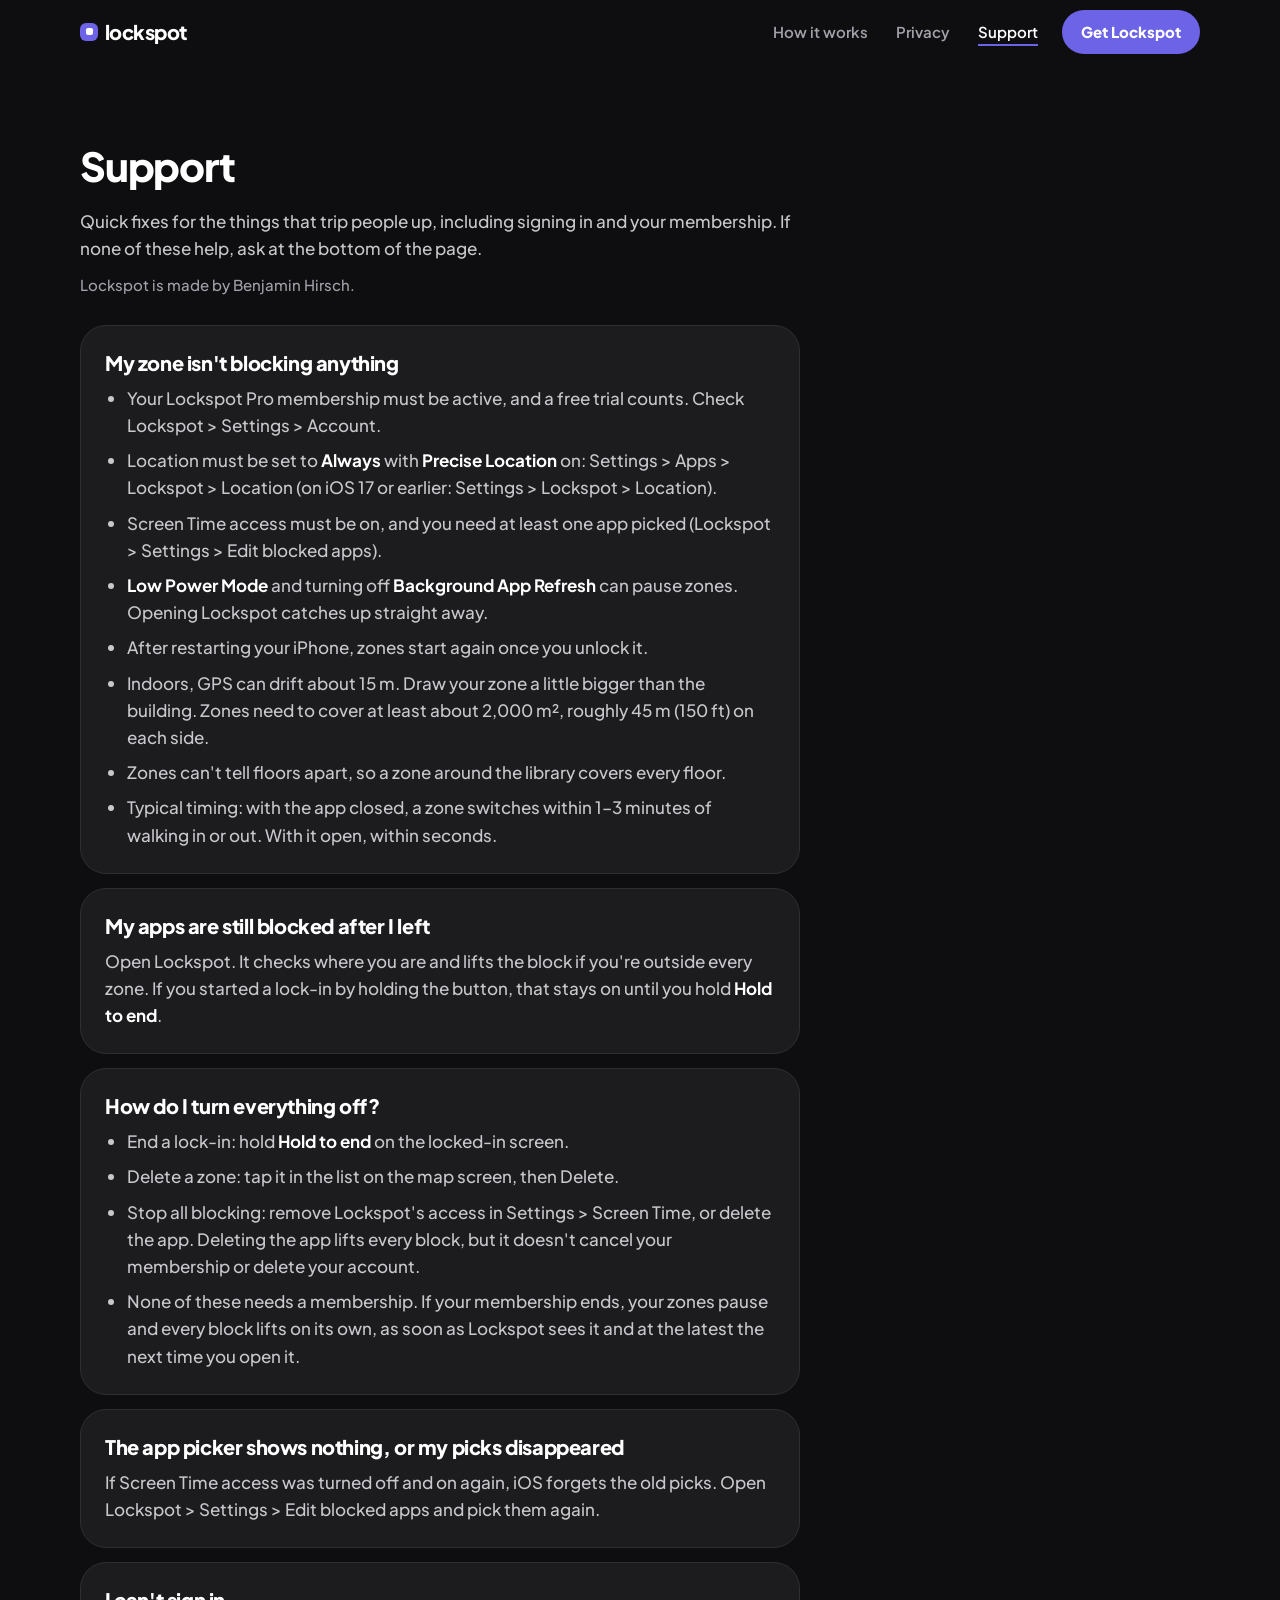
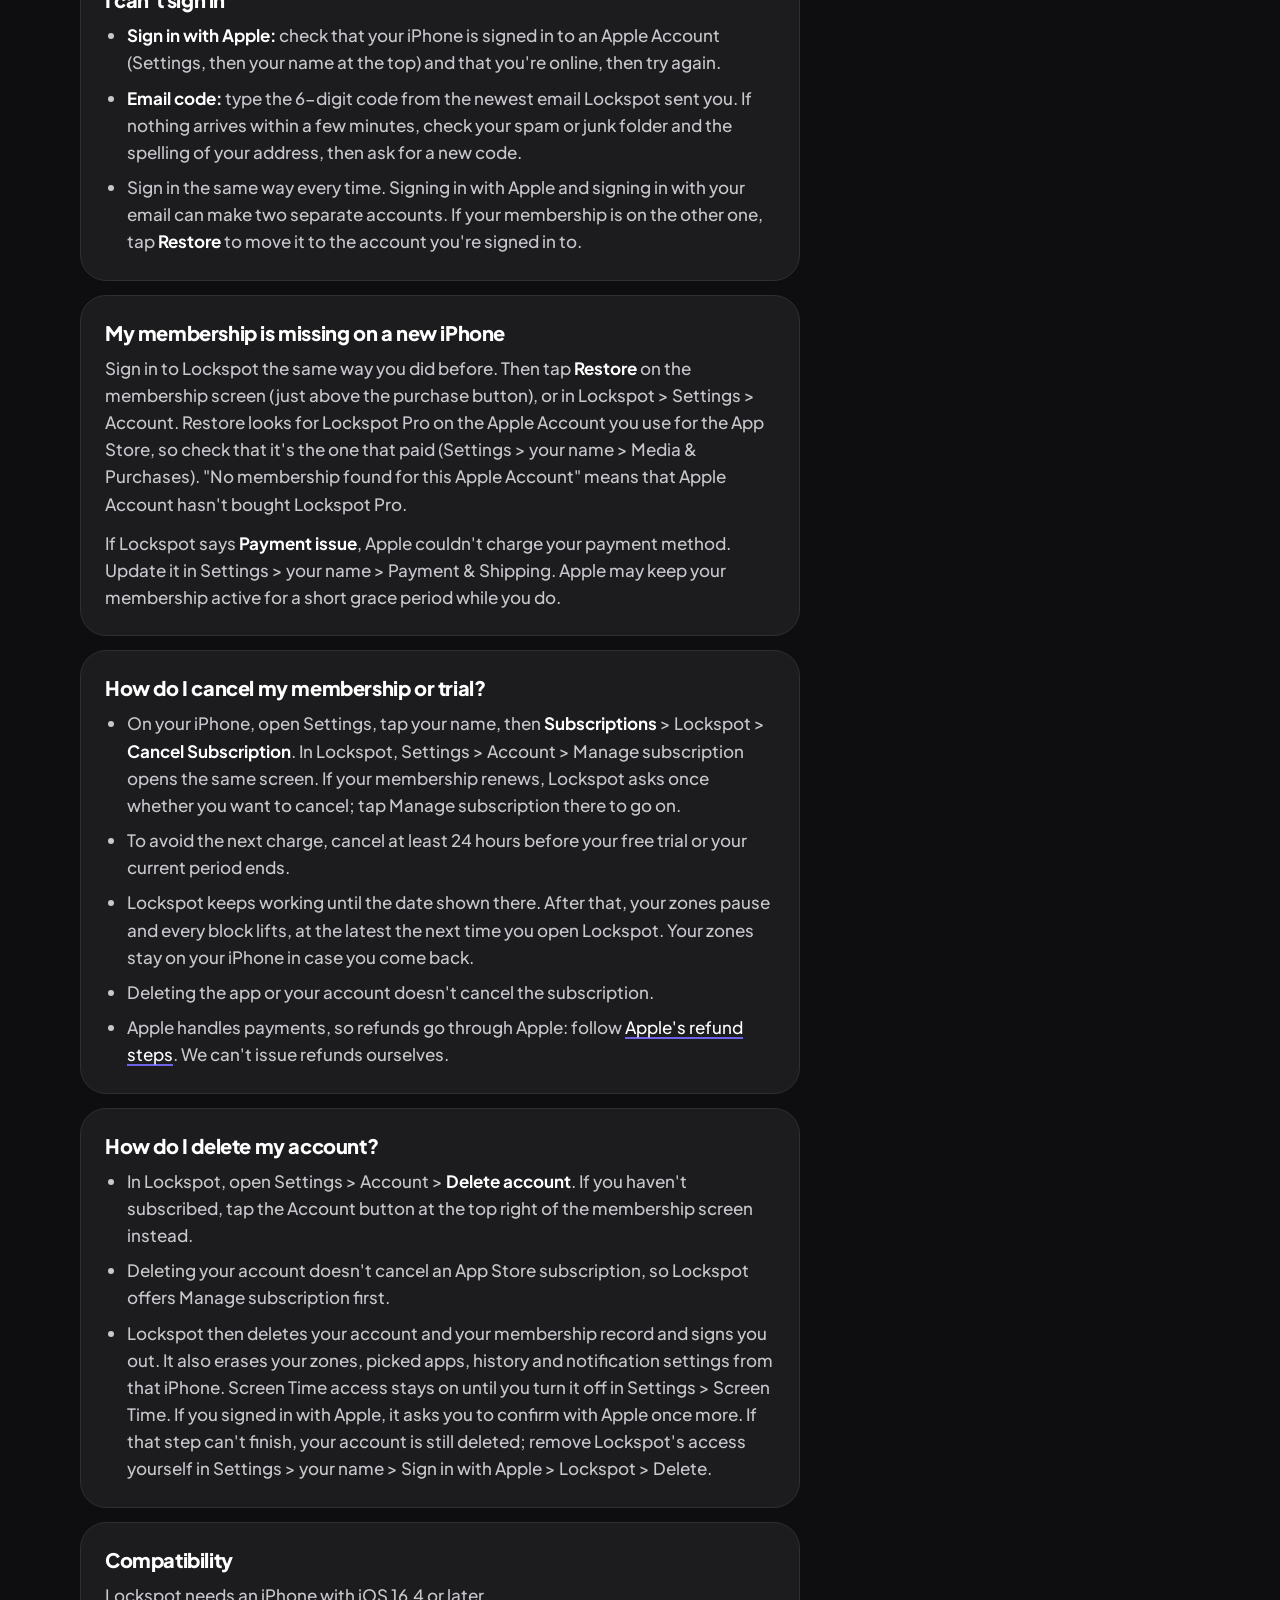
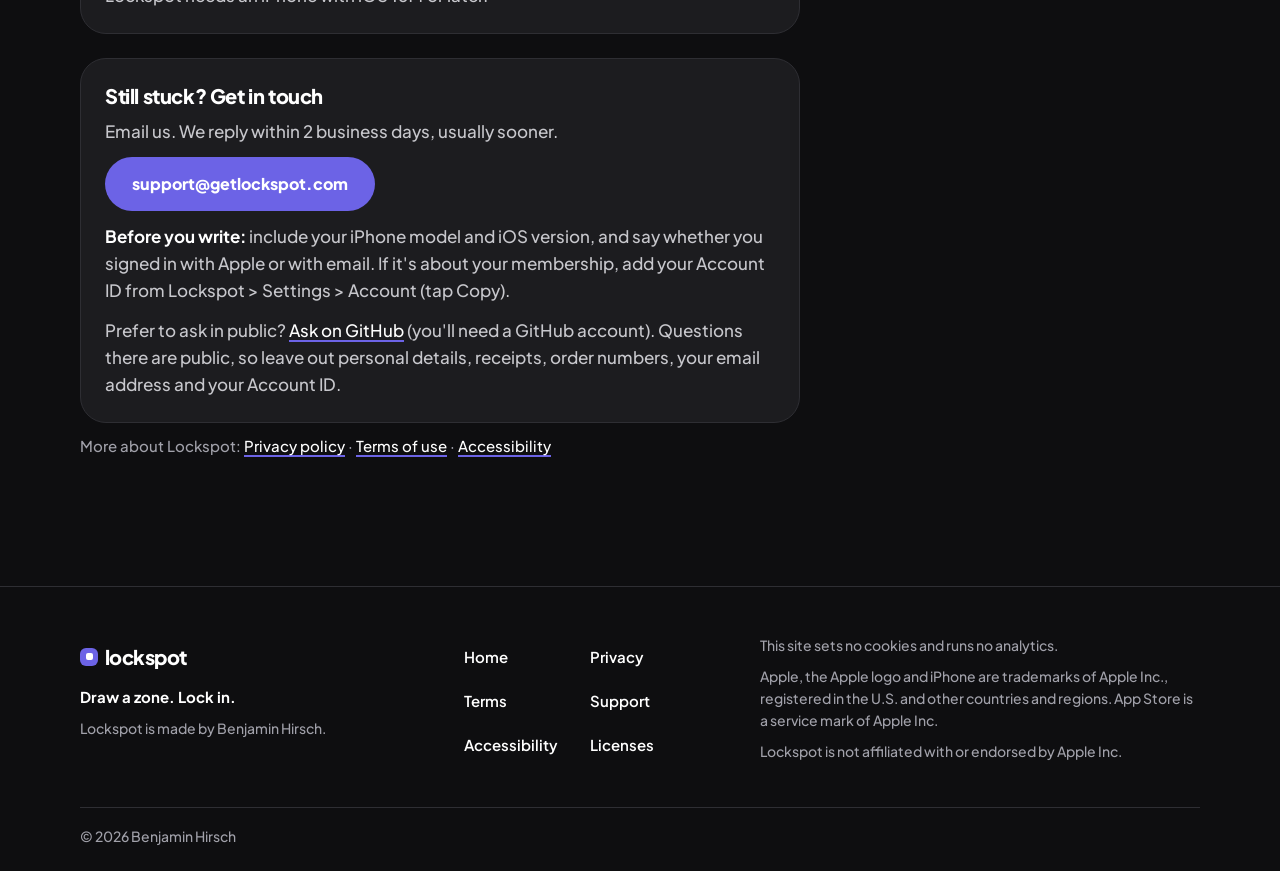
<file: support/index.html>
<!doctype html>
<html lang="en" data-launched="true">
<head>
<meta charset="utf-8">
<meta name="viewport" content="width=device-width, initial-scale=1, viewport-fit=cover">
<meta http-equiv="Content-Security-Policy" content="default-src 'self'; script-src 'self'; style-src 'self'; img-src 'self' data:; font-src 'self'; connect-src 'none'; frame-src 'none'; object-src 'none'; base-uri 'self'; form-action 'none'">
<meta name="referrer" content="no-referrer">
<title>Support · Lockspot</title>
<meta name="description" content="Help with Lockspot: zones, blocking, lock-ins and permissions, signing in, restoring or cancelling a membership, deleting your account, and how to reach the person who makes it.">
<link rel="canonical" href="https://getlockspot.com/support/">
<meta name="theme-color" content="#0E0E10">
<meta property="og:type" content="website">
<meta property="og:site_name" content="Lockspot">
<meta property="og:title" content="Support · Lockspot">
<meta property="og:description" content="Help with Lockspot: zones, blocking, lock-ins and permissions, signing in, restoring or cancelling a membership, deleting your account, and how to reach the person who makes it.">
<meta property="og:url" content="https://getlockspot.com/support/">
<meta property="og:image" content="https://getlockspot.com/assets/img/og.png">
<meta property="og:image:alt" content="The Lockspot padlock mascot next to the words Draw a zone. Lock in.">
<meta name="twitter:card" content="summary_large_image">
<link rel="icon" href="../assets/img/favicon.svg" type="image/svg+xml">
<link rel="icon" href="../assets/img/favicon-32.png" sizes="32x32" type="image/png">
<link rel="apple-touch-icon" href="../assets/img/apple-touch-icon.png">
<link rel="preload" href="../assets/fonts/PlusJakartaSans-800.woff2" as="font" type="font/woff2" crossorigin>
<link rel="preload" href="../assets/fonts/PlusJakartaSans-500.woff2" as="font" type="font/woff2" crossorigin>
<link rel="stylesheet" href="../assets/site.css">
<script src="../assets/js-flag.js"></script>
<script src="../assets/site.js" defer></script>
</head>
<body>
<!-- shared:header -->
<a class="skip" href="#main">Skip to content</a>
<div class="sentinel" aria-hidden="true"></div>
<header class="site-header">
  <div class="wrap site-header__inner">
    <a class="wordmark" href="../" aria-label="Lockspot home"><span class="wordmark__tile" aria-hidden="true"></span><span aria-hidden="true">lockspot</span></a>
    <nav class="site-nav" aria-label="Main">
      <a class="nav-how" href="../#how">How it works</a>
      <a class="hide-sm" href="../privacy/">Privacy</a>
      <a class="hide-sm" href="../support/" aria-current="page">Support</a>
      <a class="btn btn--primary btn--sm header-get if-launched" href="https://apps.apple.com/app/id6824683190" aria-label="Get Lockspot on the App Store"><span class="hide-sm">Get Lockspot</span><span class="show-sm">Get</span></a>
    </nav>
  </div>
</header>
<!-- /shared:header -->
<main id="main" class="page">
  <div class="wrap">
    <div class="prose">
      <h1>Support</h1>
      <p class="intro">Quick fixes for the things that trip people up, including signing in and your membership. If none of these help, ask at the bottom of the page.</p>
      <p class="meta">Lockspot is made by Benjamin Hirsch.</p>

      <div class="fixes">
        <section class="card" aria-labelledby="fix-zone">
          <h2 id="fix-zone">My zone isn't blocking anything</h2>
          <ul>
            <li>Your Lockspot Pro membership must be active, and a free trial counts. Check Lockspot &gt; Settings &gt; Account.</li>
            <li>Location must be set to <strong>Always</strong> with <strong>Precise Location</strong> on: Settings &gt; Apps &gt; Lockspot &gt; Location (on iOS 17 or earlier: Settings &gt; Lockspot &gt; Location).</li>
            <li>Screen Time access must be on, and you need at least one app picked (Lockspot &gt; Settings &gt; Edit blocked apps).</li>
            <li><strong>Low Power Mode</strong> and turning off <strong>Background App Refresh</strong> can pause zones. Opening Lockspot catches up straight away.</li>
            <li>After restarting your iPhone, zones start again once you unlock it.</li>
            <li>Indoors, GPS can drift about 15 m. Draw your zone a little bigger than the building. Zones need to cover at least about 2,000 m², roughly 45 m (150 ft) on each side.</li>
            <li>Zones can't tell floors apart, so a zone around the library covers every floor.</li>
            <li>Typical timing: with the app closed, a zone switches within 1–3 minutes of walking in or out. With it open, within seconds.</li>
          </ul>
        </section>

        <section class="card" aria-labelledby="fix-left">
          <h2 id="fix-left">My apps are still blocked after I left</h2>
          <p>Open Lockspot. It checks where you are and lifts the block if you're outside every zone. If you started a lock-in by holding the button, that stays on until you hold <strong>Hold to end</strong>.</p>
        </section>

        <section class="card" aria-labelledby="fix-off">
          <h2 id="fix-off">How do I turn everything off?</h2>
          <ul>
            <li>End a lock-in: hold <strong>Hold to end</strong> on the locked-in screen.</li>
            <li>Delete a zone: tap it in the list on the map screen, then Delete.</li>
            <li>Stop all blocking: remove Lockspot's access in Settings &gt; Screen Time, or delete the app. Deleting the app lifts every block, but it doesn't cancel your membership or delete your account.</li>
            <li>None of these needs a membership. If your membership ends, your zones pause and every block lifts on its own, as soon as Lockspot sees it and at the latest the next time you open it.</li>
          </ul>
        </section>

        <section class="card" aria-labelledby="fix-picker">
          <h2 id="fix-picker">The app picker shows nothing, or my picks disappeared</h2>
          <p>If Screen Time access was turned off and on again, iOS forgets the old picks. Open Lockspot &gt; Settings &gt; Edit blocked apps and pick them again.</p>
        </section>

        <section class="card" aria-labelledby="sign-in">
          <h2 id="sign-in">I can't sign in</h2>
          <ul>
            <li><strong>Sign in with Apple:</strong> check that your iPhone is signed in to an Apple Account (Settings, then your name at the top) and that you're online, then try again.</li>
            <li><strong>Email code:</strong> type the 6-digit code from the newest email Lockspot sent you. If nothing arrives within a few minutes, check your spam or junk folder and the spelling of your address, then ask for a new code.</li>
            <li>Sign in the same way every time. Signing in with Apple and signing in with your email can make two separate accounts. If your membership is on the other one, tap <strong>Restore</strong> to move it to the account you're signed in to.</li>
          </ul>
        </section>

        <section class="card" aria-labelledby="restore">
          <h2 id="restore">My membership is missing on a new iPhone</h2>
          <p>Sign in to Lockspot the same way you did before. Then tap <strong>Restore</strong> on the membership screen (just above the purchase button), or in Lockspot &gt; Settings &gt; Account. Restore looks for Lockspot Pro on the Apple Account you use for the App Store, so check that it's the one that paid (Settings &gt; your name &gt; Media &amp; Purchases). "No membership found for this Apple Account" means that Apple Account hasn't bought Lockspot Pro.</p>
          <p>If Lockspot says <strong>Payment issue</strong>, Apple couldn't charge your payment method. Update it in Settings &gt; your name &gt; Payment &amp; Shipping. Apple may keep your membership active for a short grace period while you do.</p>
        </section>

        <section class="card" aria-labelledby="cancel">
          <h2 id="cancel">How do I cancel my membership or trial?</h2>
          <ul>
            <li>On your iPhone, open Settings, tap your name, then <strong>Subscriptions</strong> &gt; Lockspot &gt; <strong>Cancel Subscription</strong>. In Lockspot, Settings &gt; Account &gt; Manage subscription opens the same screen. If your membership renews, Lockspot asks once whether you want to cancel; tap Manage subscription there to go on.</li>
            <li>To avoid the next charge, cancel at least 24 hours before your free trial or your current period ends.</li>
            <li>Lockspot keeps working until the date shown there. After that, your zones pause and every block lifts, at the latest the next time you open Lockspot. Your zones stay on your iPhone in case you come back.</li>
            <li>Deleting the app or your account doesn't cancel the subscription.</li>
            <li>Apple handles payments, so refunds go through Apple: follow <a href="https://support.apple.com/en-us/118223">Apple's refund steps</a>. We can't issue refunds ourselves.</li>
          </ul>
        </section>

        <section class="card" aria-labelledby="delete-account">
          <h2 id="delete-account">How do I delete my account?</h2>
          <ul>
            <li>In Lockspot, open Settings &gt; Account &gt; <strong>Delete account</strong>. If you haven't subscribed, tap the Account button at the top right of the membership screen instead.</li>
            <li>Deleting your account doesn't cancel an App Store subscription, so Lockspot offers Manage subscription first.</li>
            <li>Lockspot then deletes your account and your membership record and signs you out. It also erases your zones, picked apps, history and notification settings from that iPhone. Screen Time access stays on until you turn it off in Settings &gt; Screen Time. If you signed in with Apple, it asks you to confirm with Apple once more. If that step can't finish, your account is still deleted; remove Lockspot's access yourself in Settings &gt; your name &gt; Sign in with Apple &gt; Lockspot &gt; Delete.</li>
          </ul>
        </section>

        <section class="card" aria-labelledby="compat">
          <h2 id="compat">Compatibility</h2>
          <p>Lockspot needs an iPhone with iOS 16.4 or later.</p>
        </section>
      </div>

      <section class="card contact" aria-labelledby="contact">
        <h2 id="contact">Still stuck? Get in touch</h2>
        <p>Email us. We reply within 2 business days, usually sooner.</p>
        <p><a class="btn btn--primary" href="mailto:support@getlockspot.com">support@getlockspot.com</a></p>
        <p><strong>Before you write:</strong> include your iPhone model and iOS version, and say whether you signed in with Apple or with email. If it's about your membership, add your Account ID from Lockspot &gt; Settings &gt; Account (tap Copy).</p>
        <p>Prefer to ask in public? <a href="https://github.com/bthirsch613/lockspot-site/issues/new">Ask on GitHub</a> (you'll need a GitHub account). Questions there are public, so leave out personal details, receipts, order numbers, your email address and your Account ID.</p>
      </section>

      <p class="meta">More about Lockspot: <a href="../privacy/">Privacy policy</a> · <a href="../terms/">Terms of use</a> · <a href="../accessibility/">Accessibility</a></p>
    </div>
  </div>
</main>
<!-- shared:footer -->
<footer class="site-footer">
  <div class="wrap">
    <div class="site-footer__grid">
      <div>
        <a class="wordmark" href="../" aria-label="Lockspot home"><span class="wordmark__tile" aria-hidden="true"></span><span aria-hidden="true">lockspot</span></a>
        <p class="tag">Draw a zone. Lock in.</p>
        <p>Lockspot is made by Benjamin Hirsch.</p>
      </div>
      <nav aria-label="Footer">
        <ul class="foot-links">
          <li><a href="../">Home</a></li>
          <li><a href="../privacy/">Privacy</a></li>
          <li><a href="../terms/">Terms</a></li>
          <li><a href="../support/" aria-current="page">Support</a></li>
          <li><a href="../accessibility/">Accessibility</a></li>
          <li><a href="../licenses/">Licenses</a></li>
        </ul>
      </nav>
      <div>
        <p>This site sets no cookies and runs no analytics.</p>
        <p class="if-prelaunch">Apple and iPhone are trademarks of Apple Inc., registered in the U.S. and other countries and regions. App Store is a service mark of Apple Inc.</p>
        <p class="if-launched">Apple, the Apple logo and iPhone are trademarks of Apple Inc., registered in the U.S. and other countries and regions. App Store is a service mark of Apple Inc.</p>
        <p>Lockspot is not affiliated with or endorsed by Apple Inc.</p>
      </div>
    </div>
    <p class="copy">&copy; 2026 Benjamin Hirsch</p>
  </div>
</footer>
<!-- /shared:footer -->
</body>
</html>
</file>
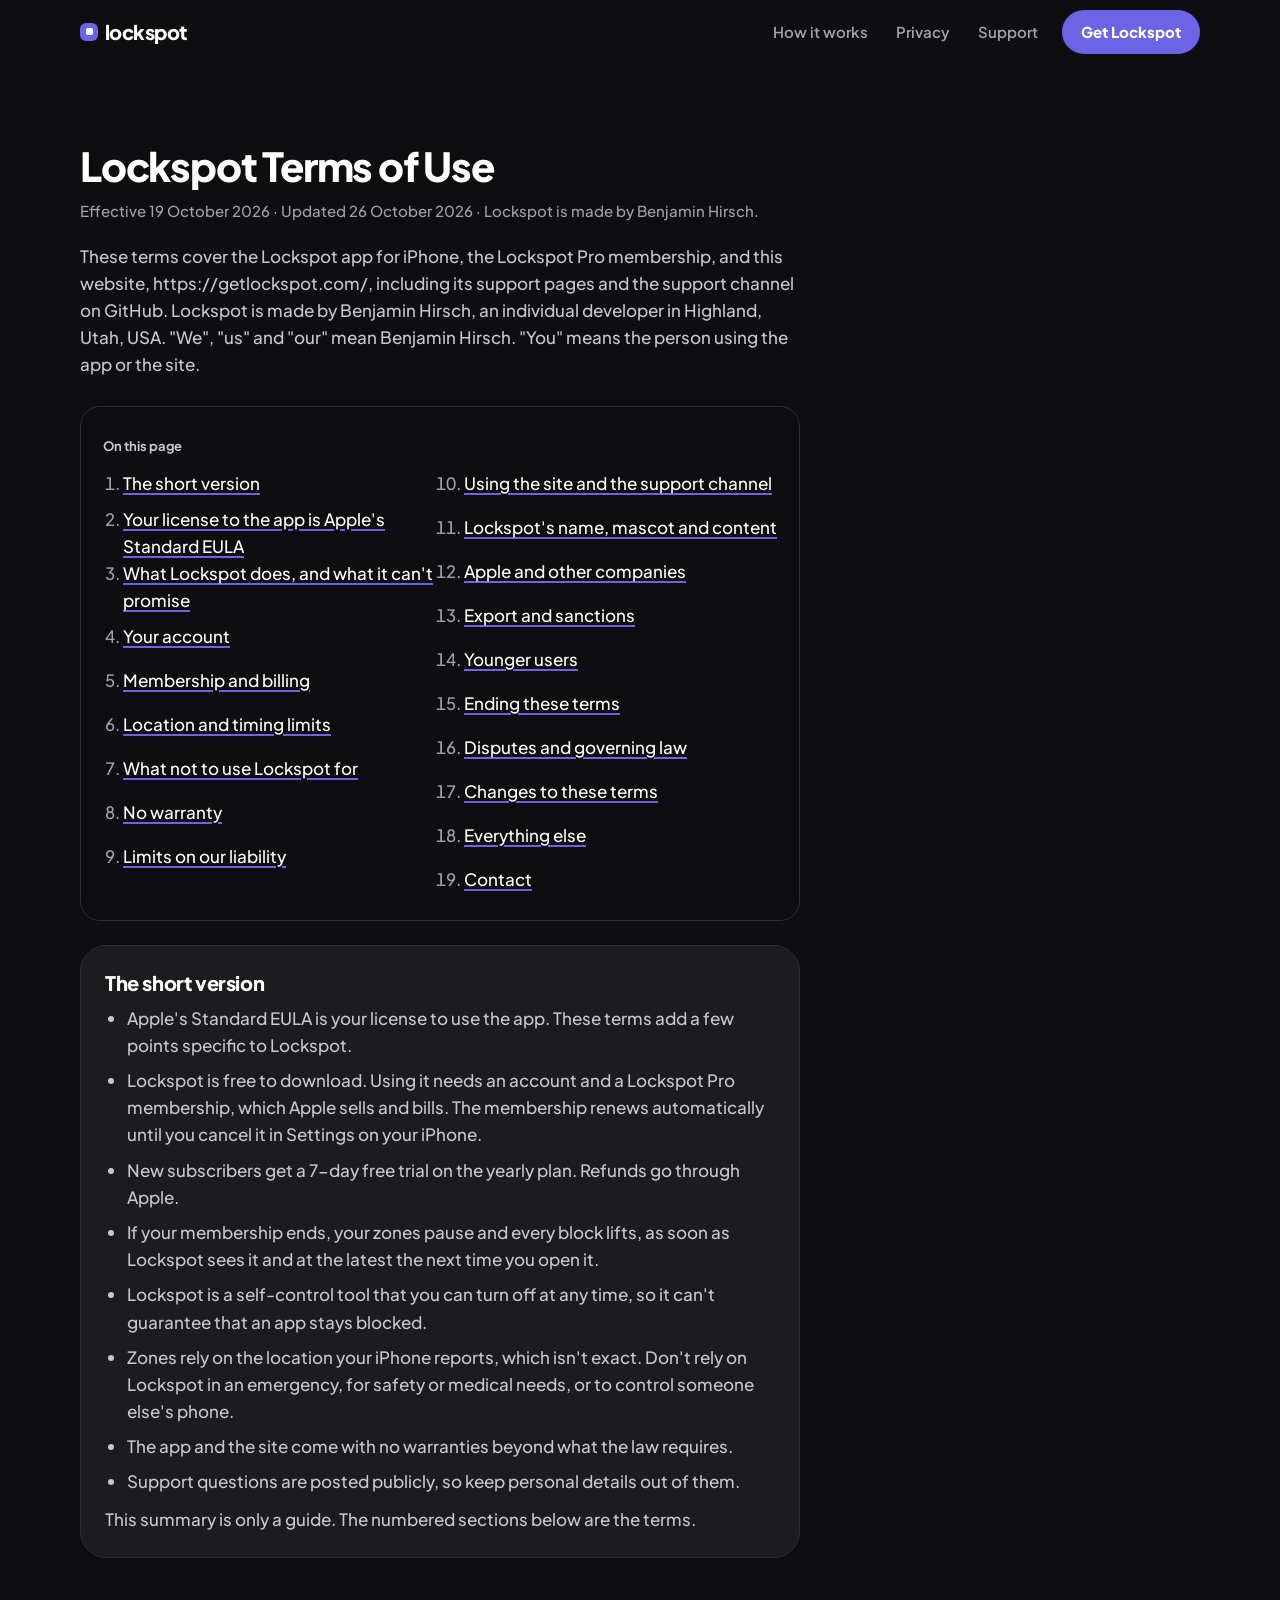
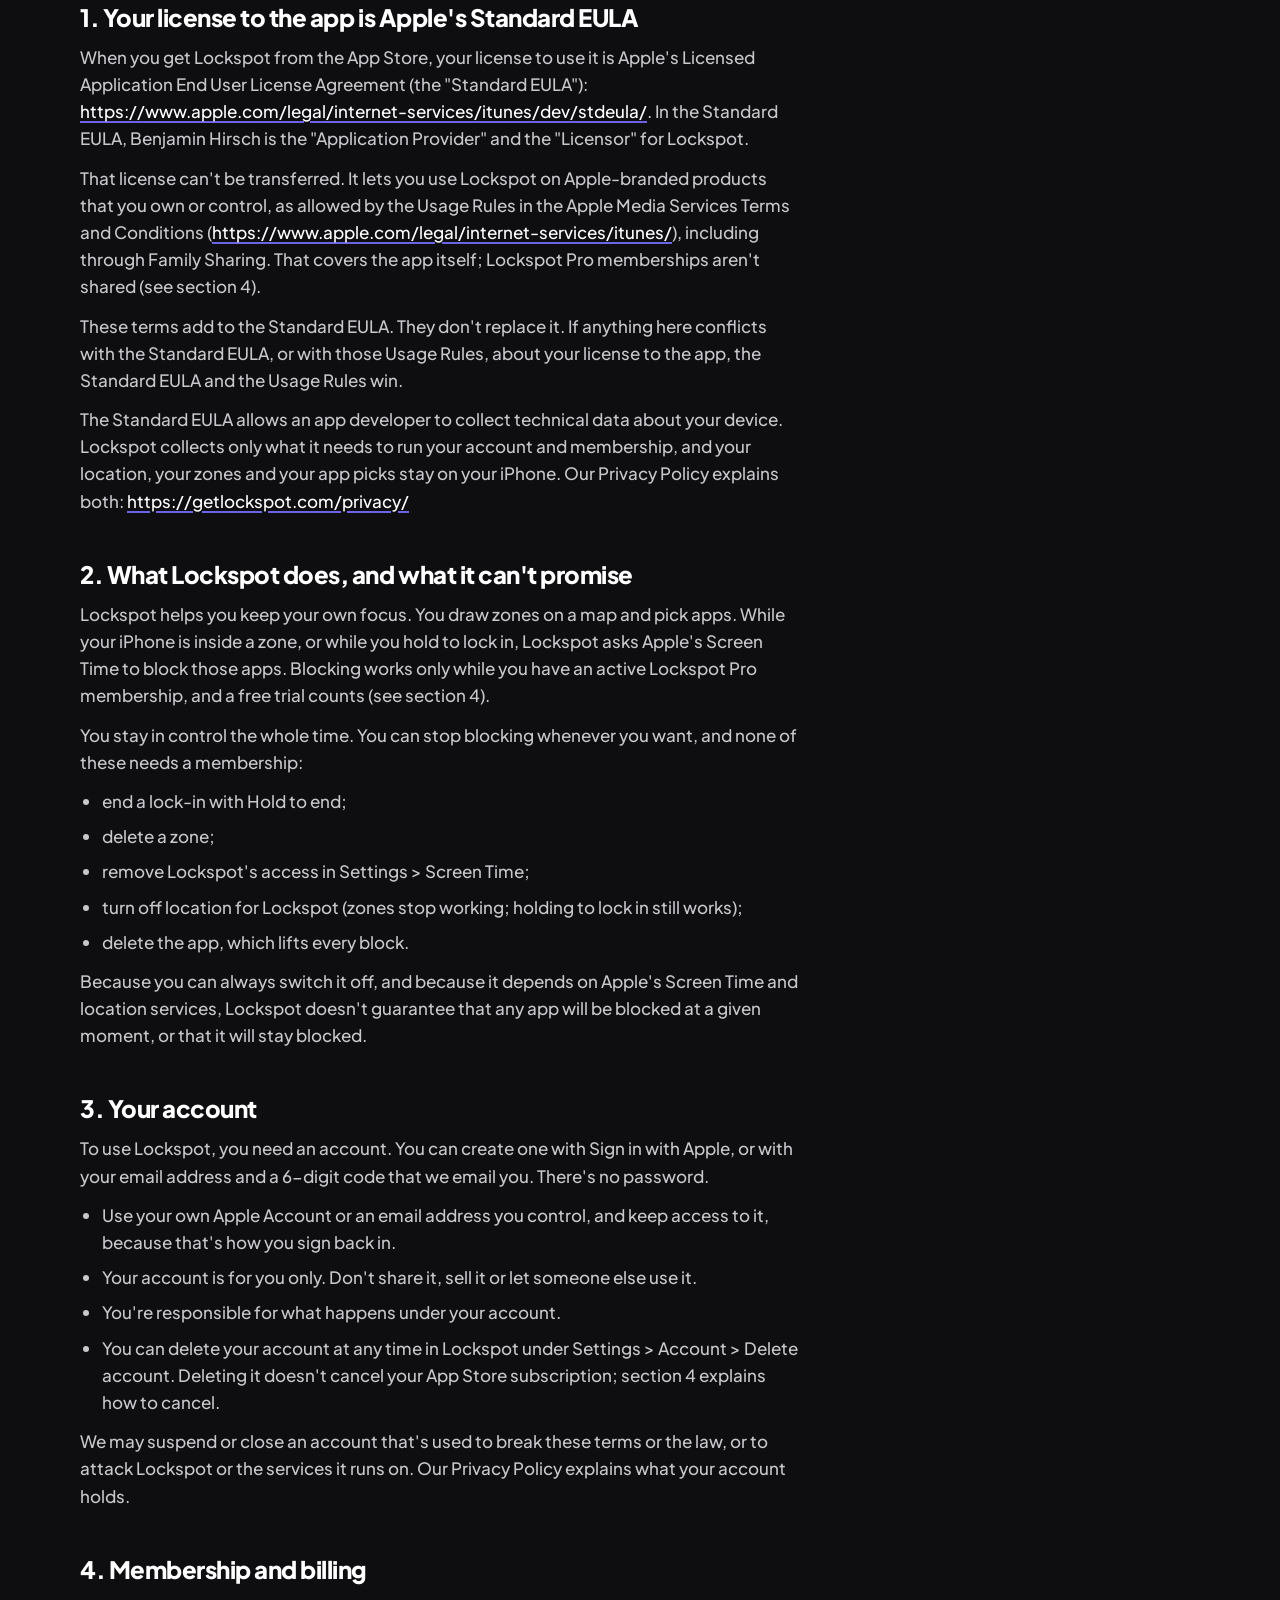
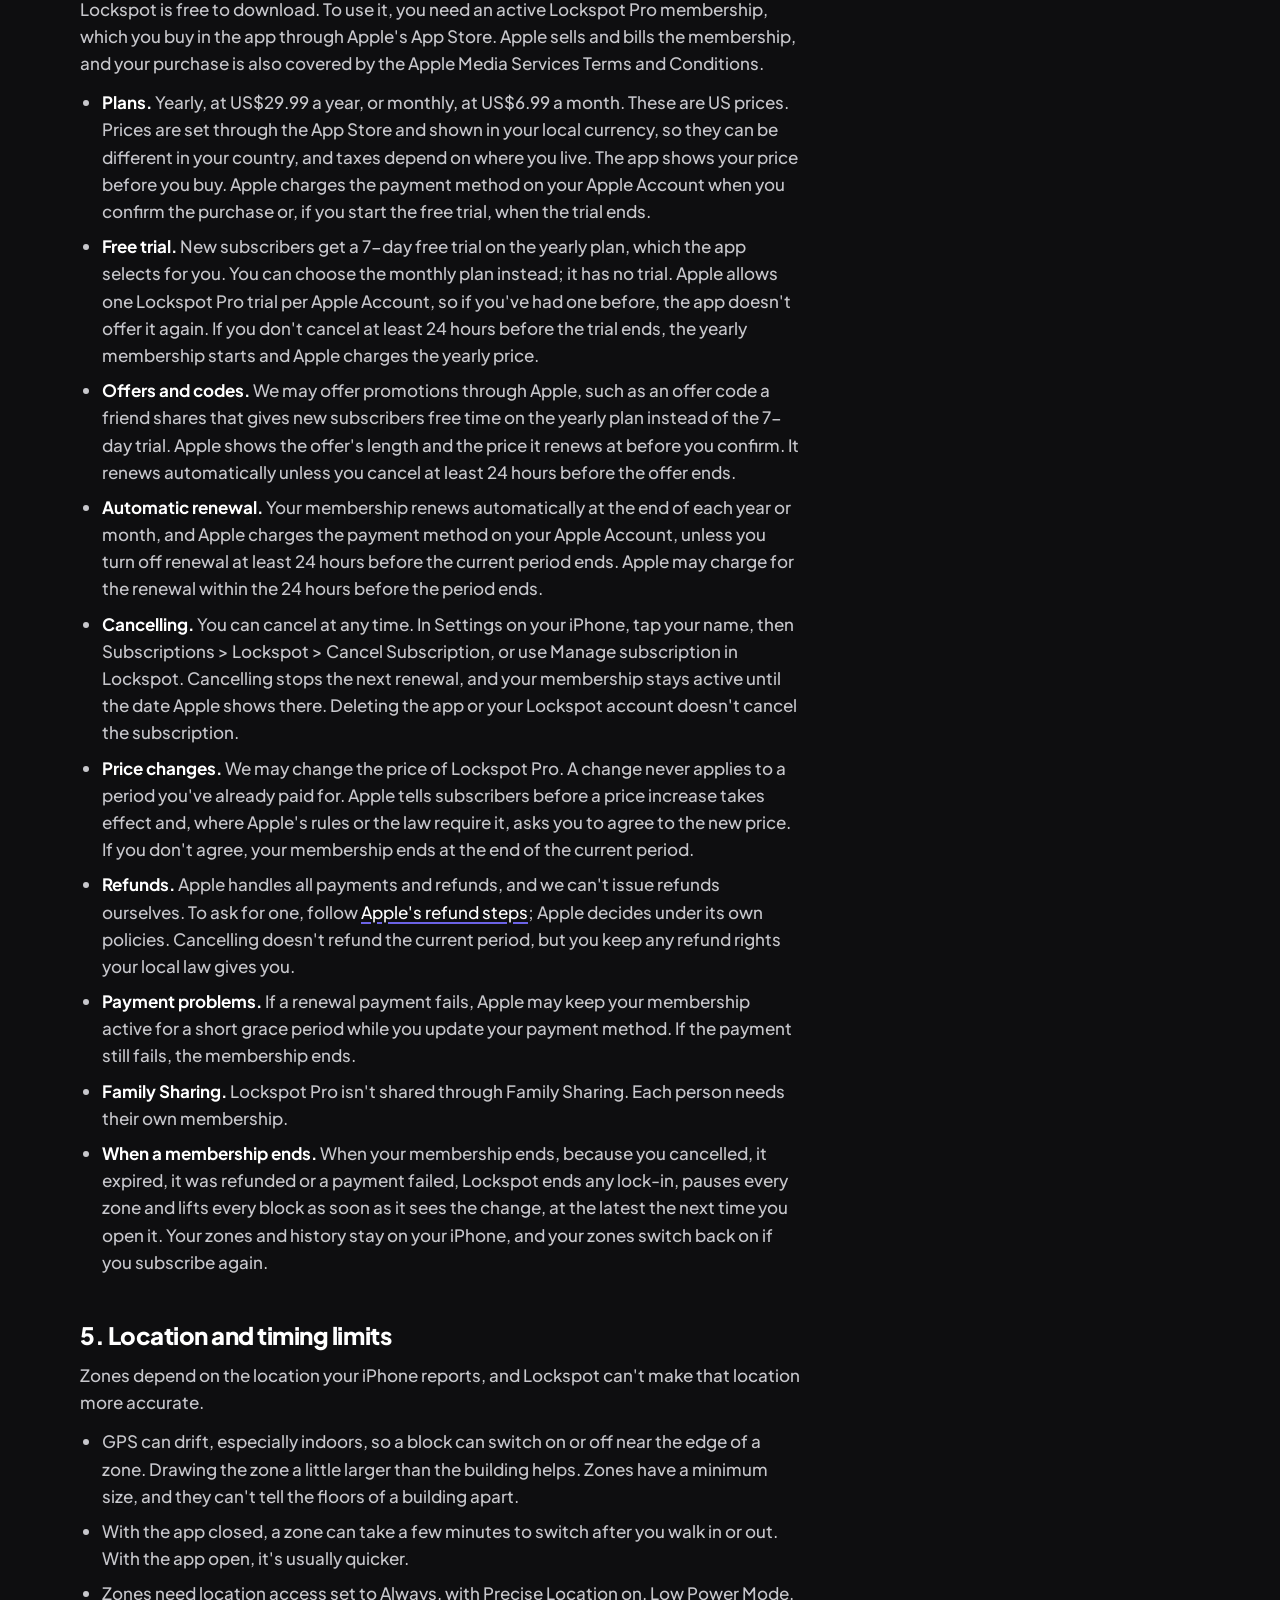
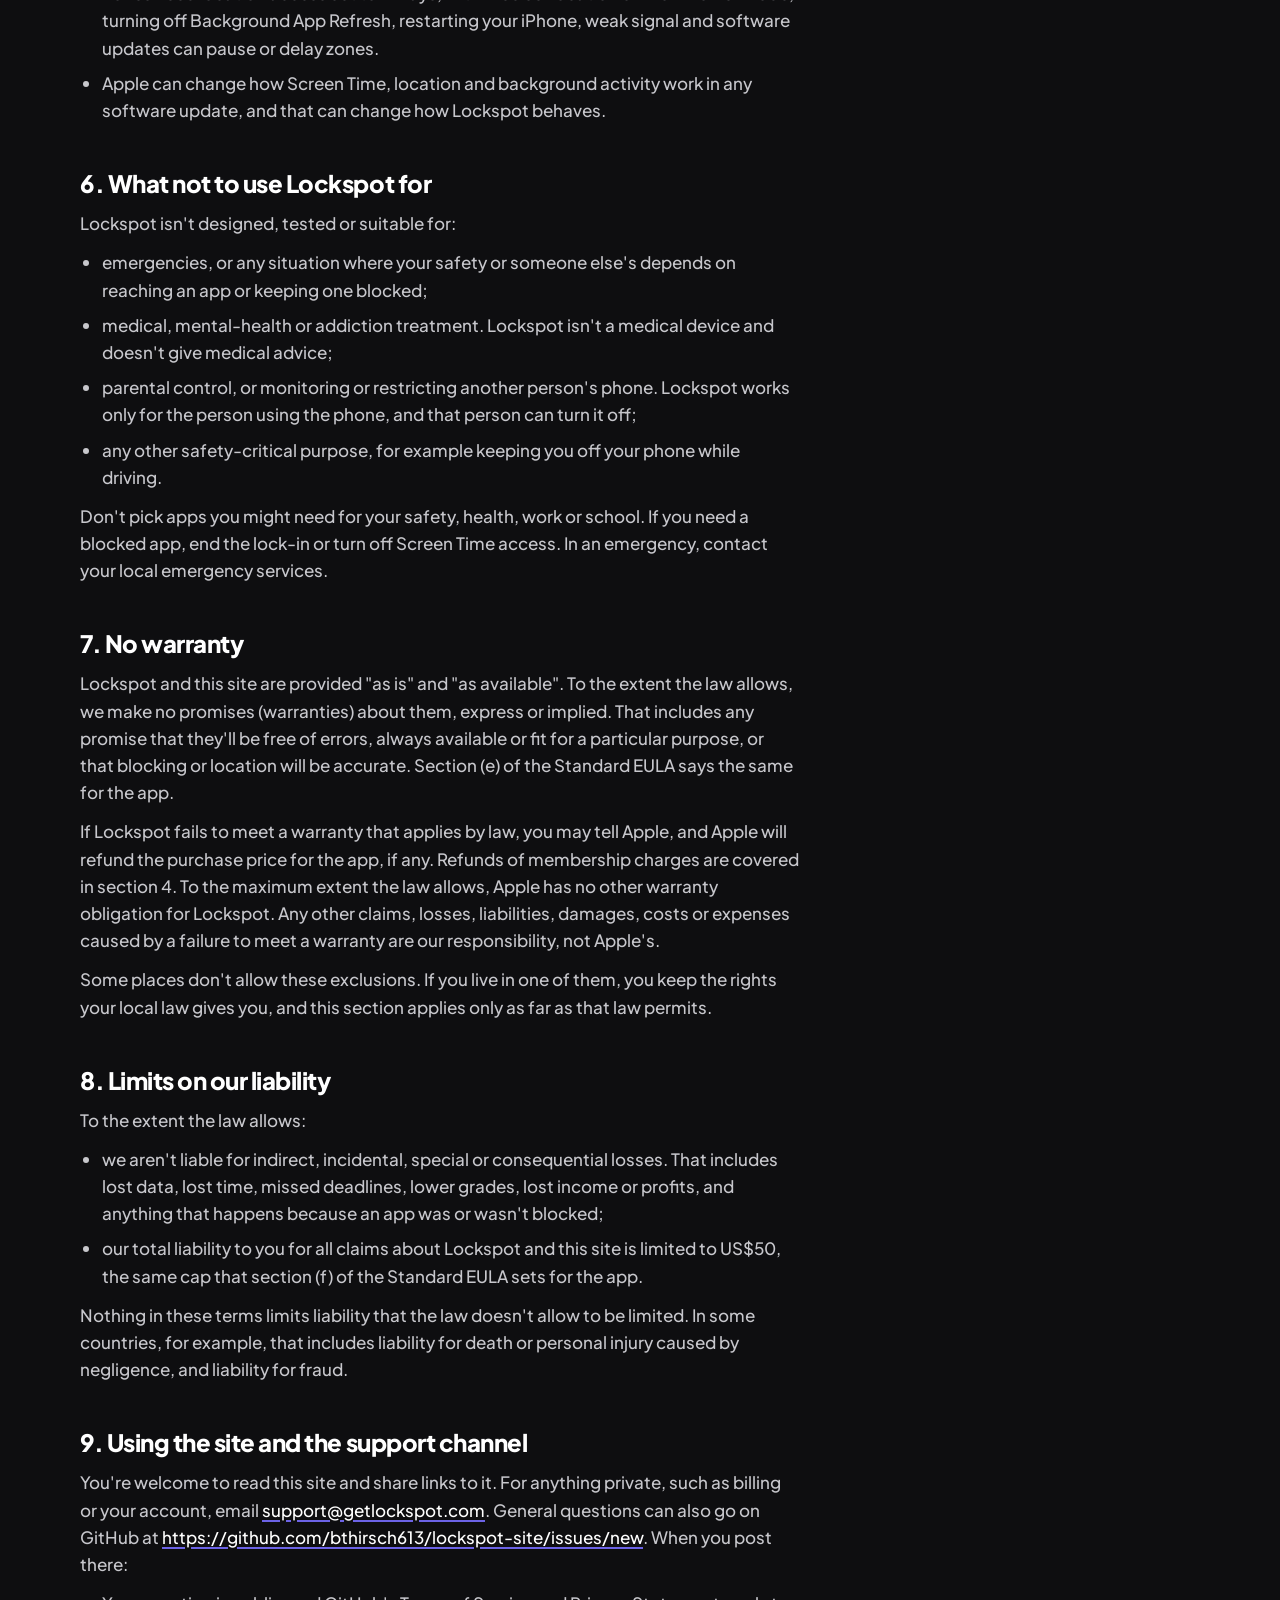
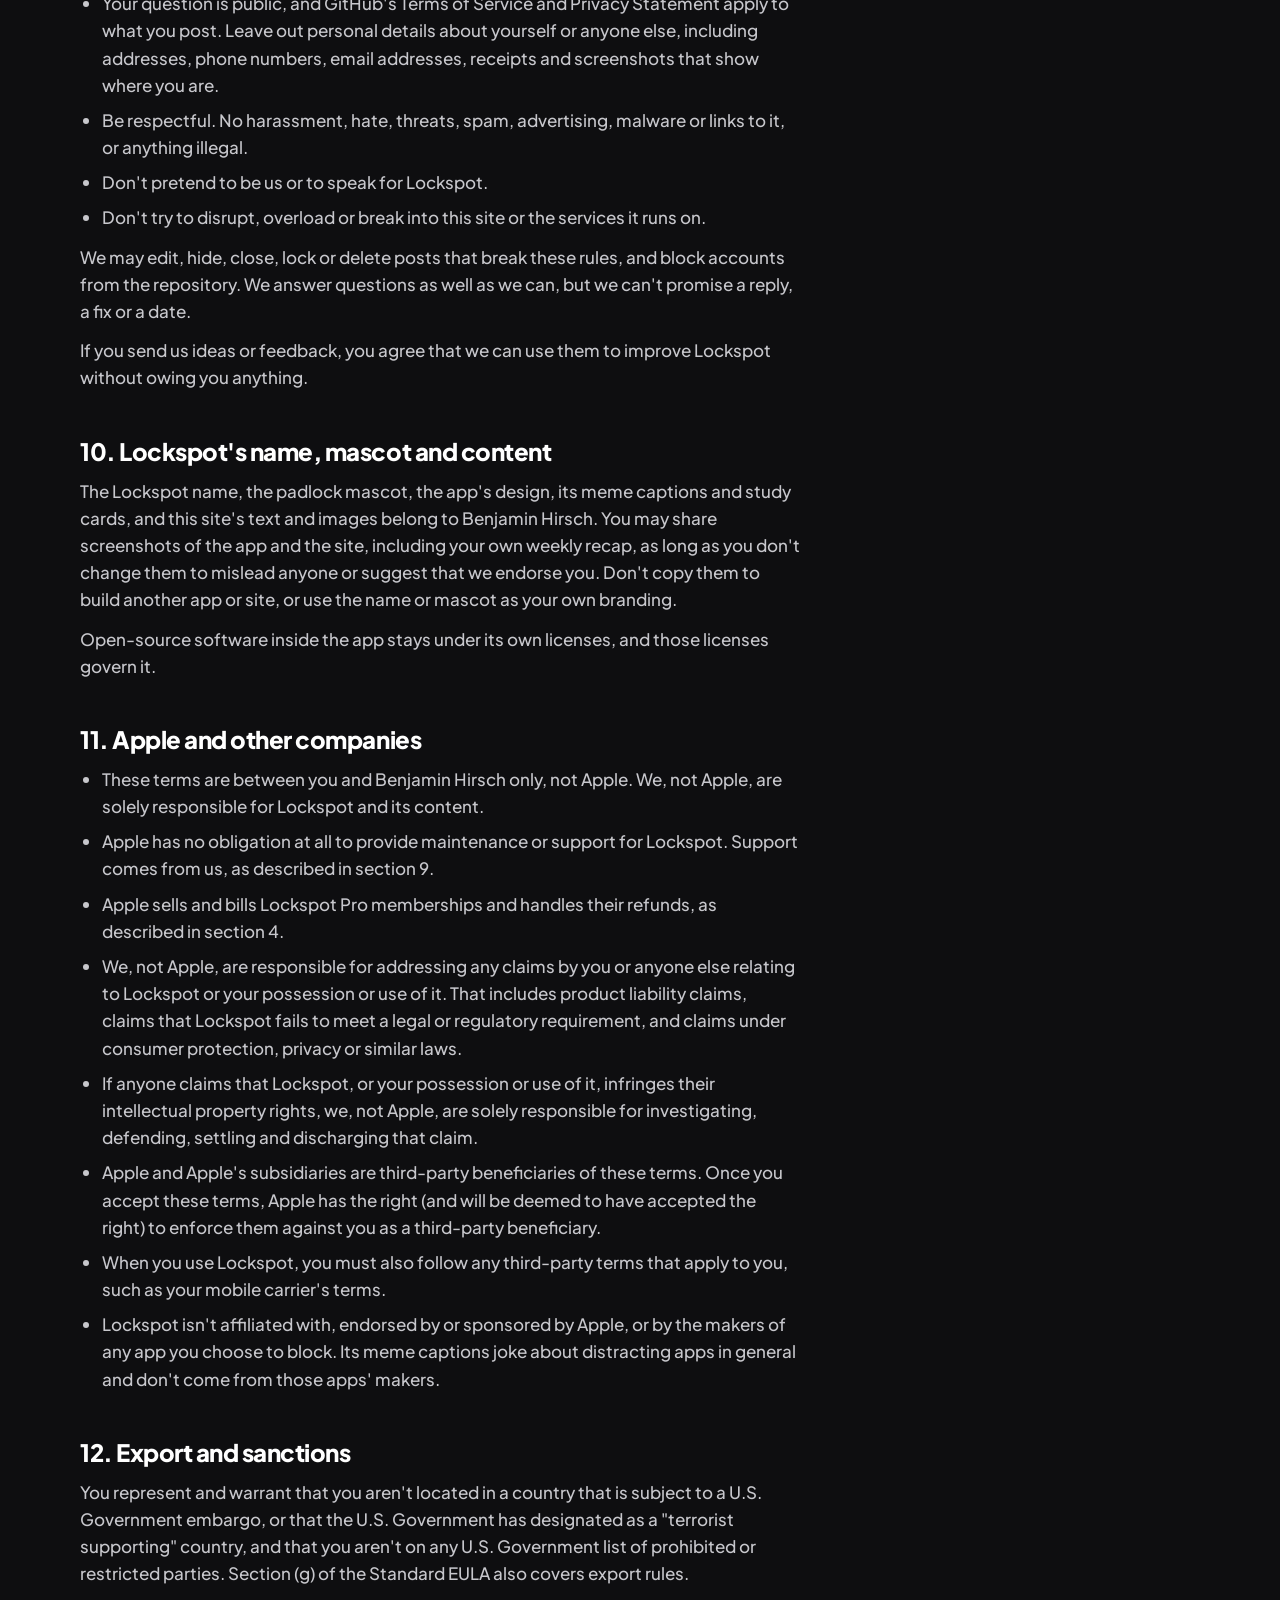
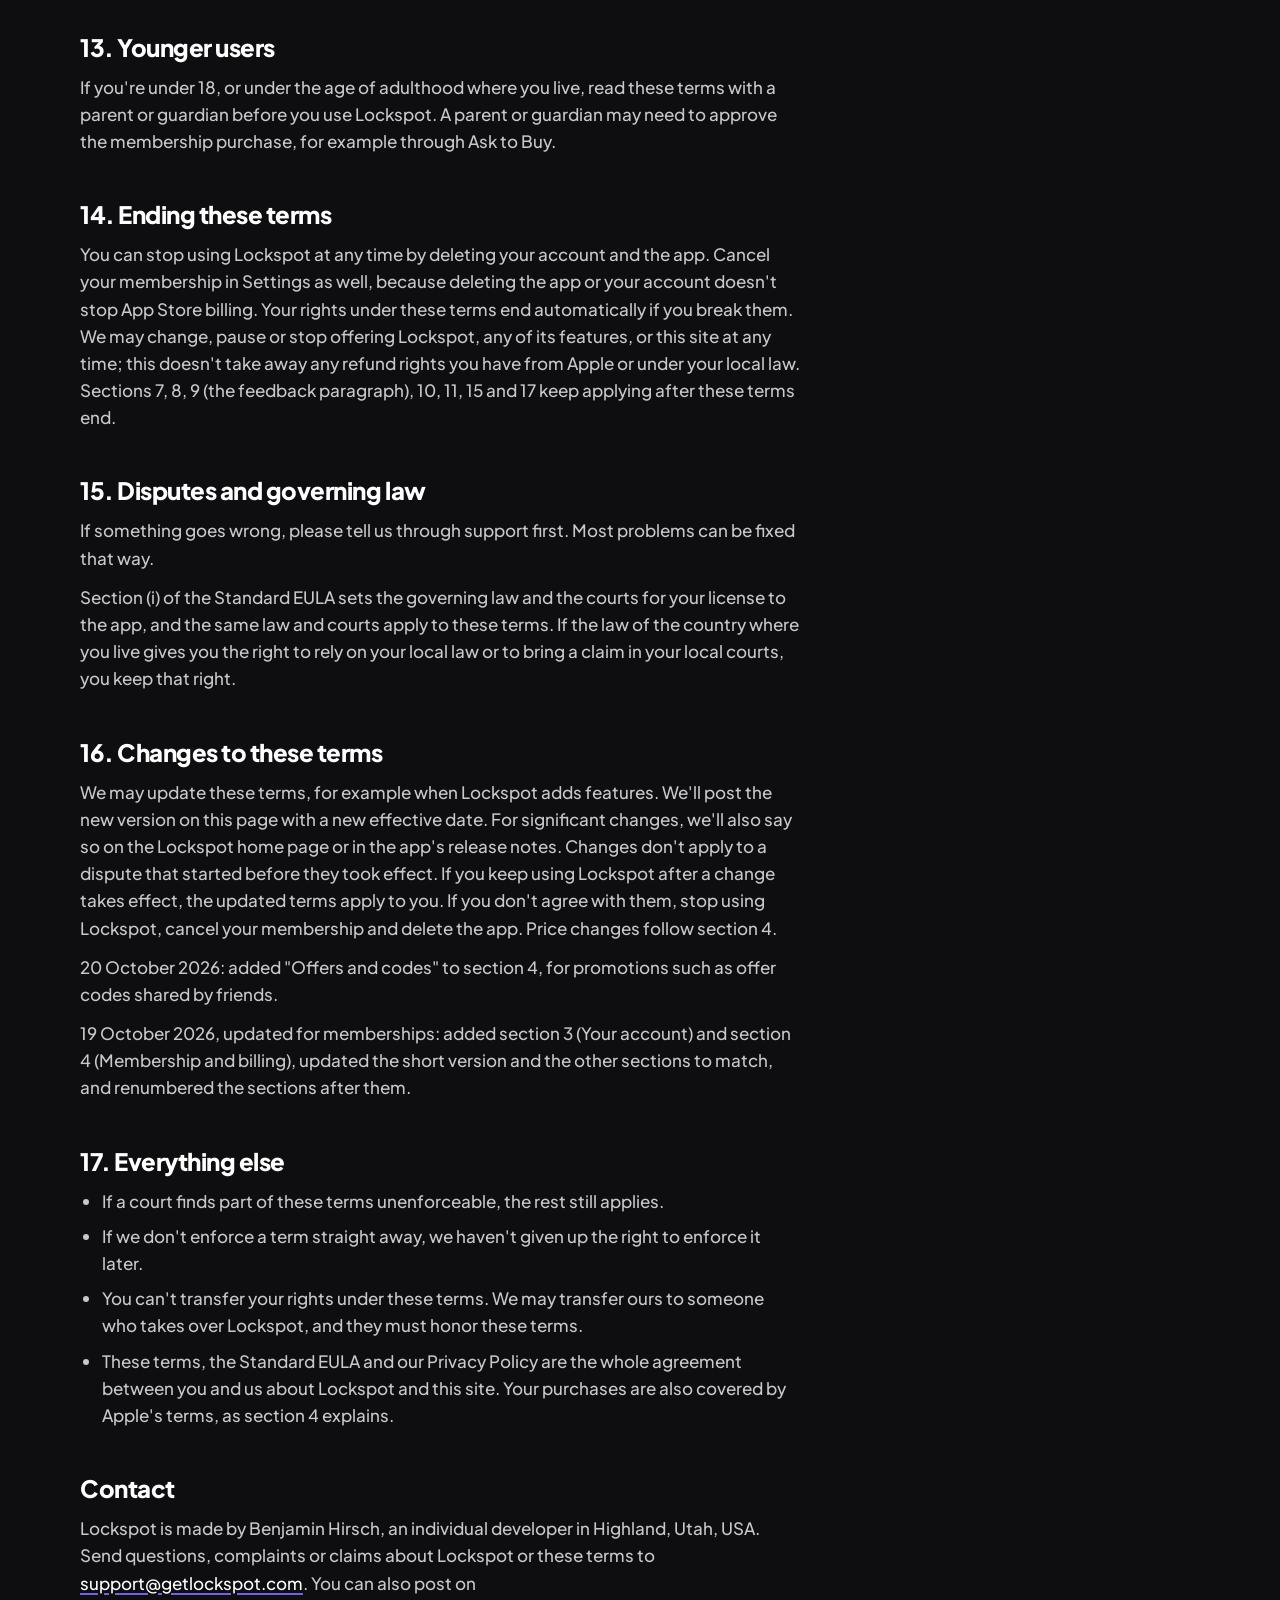
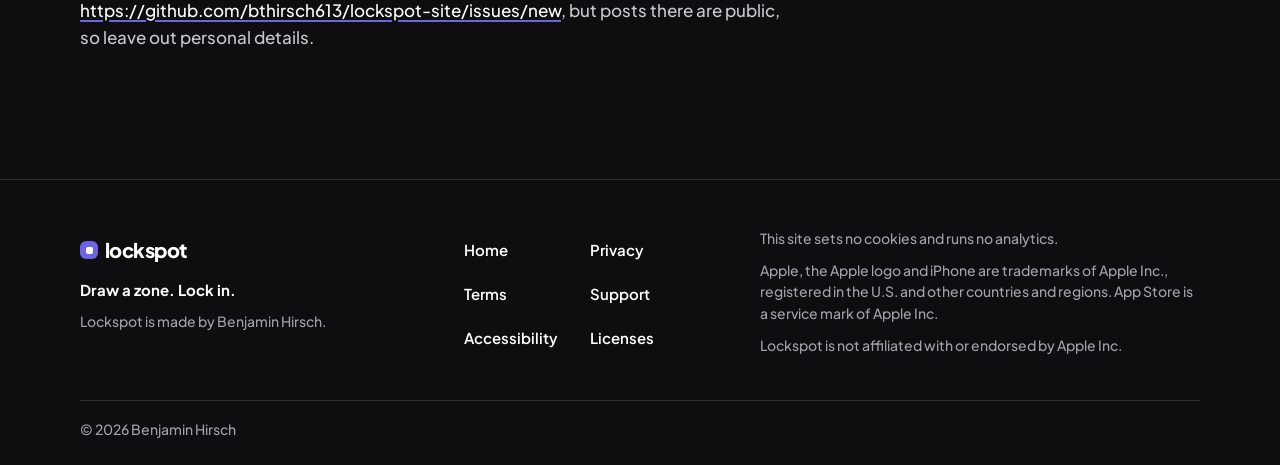
<file: terms/index.html>
<!doctype html>
<html lang="en" data-launched="true">
<head>
<meta charset="utf-8">
<meta name="viewport" content="width=device-width, initial-scale=1, viewport-fit=cover">
<meta http-equiv="Content-Security-Policy" content="default-src 'self'; script-src 'self'; style-src 'self'; img-src 'self' data:; font-src 'self'; connect-src 'none'; frame-src 'none'; object-src 'none'; base-uri 'self'; form-action 'none'">
<meta name="referrer" content="no-referrer">
<title>Terms of use · Lockspot</title>
<meta name="description" content="The terms for the Lockspot app, the Lockspot Pro membership and this website. Apple's Standard EULA is your license to the app; these terms add membership, billing and points specific to Lockspot.">
<link rel="canonical" href="https://getlockspot.com/terms/">
<meta name="theme-color" content="#0E0E10">
<meta property="og:type" content="website">
<meta property="og:site_name" content="Lockspot">
<meta property="og:title" content="Terms of use · Lockspot">
<meta property="og:description" content="The terms for the Lockspot app, the Lockspot Pro membership and this website. Apple's Standard EULA is your license to the app; these terms add membership, billing and points specific to Lockspot.">
<meta property="og:url" content="https://getlockspot.com/terms/">
<meta property="og:image" content="https://getlockspot.com/assets/img/og.png">
<meta property="og:image:alt" content="The Lockspot padlock mascot next to the words Draw a zone. Lock in.">
<meta name="twitter:card" content="summary_large_image">
<link rel="icon" href="../assets/img/favicon.svg" type="image/svg+xml">
<link rel="icon" href="../assets/img/favicon-32.png" sizes="32x32" type="image/png">
<link rel="apple-touch-icon" href="../assets/img/apple-touch-icon.png">
<link rel="preload" href="../assets/fonts/PlusJakartaSans-800.woff2" as="font" type="font/woff2" crossorigin>
<link rel="preload" href="../assets/fonts/PlusJakartaSans-500.woff2" as="font" type="font/woff2" crossorigin>
<link rel="stylesheet" href="../assets/site.css">
<script src="../assets/js-flag.js"></script>
<script src="../assets/site.js" defer></script>
</head>
<body>
<!-- shared:header -->
<a class="skip" href="#main">Skip to content</a>
<div class="sentinel" aria-hidden="true"></div>
<header class="site-header">
  <div class="wrap site-header__inner">
    <a class="wordmark" href="../" aria-label="Lockspot home"><span class="wordmark__tile" aria-hidden="true"></span><span aria-hidden="true">lockspot</span></a>
    <nav class="site-nav" aria-label="Main">
      <a class="nav-how" href="../#how">How it works</a>
      <a class="hide-sm" href="../privacy/">Privacy</a>
      <a class="hide-sm" href="../support/">Support</a>
      <a class="btn btn--primary btn--sm header-get if-launched" href="https://apps.apple.com/app/id6824683190" aria-label="Get Lockspot on the App Store"><span class="hide-sm">Get Lockspot</span><span class="show-sm">Get</span></a>
    </nav>
  </div>
</header>
<!-- /shared:header -->
<main id="main" class="page">
  <div class="wrap">
    <article class="prose">
      <h1>Lockspot Terms of Use</h1>
      <p class="meta">Effective 19 October 2026 · Updated 26 October 2026 · Lockspot is made by Benjamin Hirsch.</p>
      <p class="intro">These terms cover the Lockspot app for iPhone, the Lockspot Pro membership, and this website, https://getlockspot.com/, including its support pages and the support channel on GitHub. Lockspot is made by Benjamin Hirsch, an individual developer in Highland, Utah, USA. "We", "us" and "our" mean Benjamin Hirsch. "You" means the person using the app or the site.</p>

      <nav class="toc" aria-labelledby="toc-title">
        <p class="label" id="toc-title">On this page</p>
        <ol>
          <li><a href="#short">The short version</a></li>
          <li><a href="#s1">Your license to the app is Apple's Standard EULA</a></li>
          <li><a href="#s2">What Lockspot does, and what it can't promise</a></li>
          <li><a href="#s3">Your account</a></li>
          <li><a href="#s4">Membership and billing</a></li>
          <li><a href="#s5">Location and timing limits</a></li>
          <li><a href="#s6">What not to use Lockspot for</a></li>
          <li><a href="#s7">No warranty</a></li>
          <li><a href="#s8">Limits on our liability</a></li>
          <li><a href="#s9">Using the site and the support channel</a></li>
          <li><a href="#s10">Lockspot's name, mascot and content</a></li>
          <li><a href="#s11">Apple and other companies</a></li>
          <li><a href="#s12">Export and sanctions</a></li>
          <li><a href="#s13">Younger users</a></li>
          <li><a href="#s14">Ending these terms</a></li>
          <li><a href="#s15">Disputes and governing law</a></li>
          <li><a href="#s16">Changes to these terms</a></li>
          <li><a href="#s17">Everything else</a></li>
          <li><a href="#contact">Contact</a></li>
        </ol>
      </nav>

      <section class="card" aria-labelledby="short">
        <h2 id="short">The short version</h2>
        <ul>
          <li>Apple's Standard EULA is your license to use the app. These terms add a few points specific to Lockspot.</li>
          <li>Lockspot is free to download. Using it needs an account and a Lockspot Pro membership, which Apple sells and bills. The membership renews automatically until you cancel it in Settings on your iPhone.</li>
          <li>New subscribers get a 7-day free trial on the yearly plan. Refunds go through Apple.</li>
          <li>If your membership ends, your zones pause and every block lifts, as soon as Lockspot sees it and at the latest the next time you open it.</li>
          <li>Lockspot is a self-control tool that you can turn off at any time, so it can't guarantee that an app stays blocked.</li>
          <li>Zones rely on the location your iPhone reports, which isn't exact. Don't rely on Lockspot in an emergency, for safety or medical needs, or to control someone else's phone.</li>
          <li>The app and the site come with no warranties beyond what the law requires.</li>
          <li>Support questions are posted publicly, so keep personal details out of them.</li>
        </ul>
        <p>This summary is only a guide. The numbered sections below are the terms.</p>
      </section>

      <h2 id="s1">1. Your license to the app is Apple's Standard EULA</h2>
      <p>When you get Lockspot from the App Store, your license to use it is Apple's Licensed Application End User License Agreement (the "Standard EULA"): <a href="https://www.apple.com/legal/internet-services/itunes/dev/stdeula/">https://www.apple.com/legal/internet-services/itunes/dev/stdeula/</a>. In the Standard EULA, Benjamin Hirsch is the "Application Provider" and the "Licensor" for Lockspot.</p>
      <p>That license can't be transferred. It lets you use Lockspot on Apple-branded products that you own or control, as allowed by the Usage Rules in the Apple Media Services Terms and Conditions (<a href="https://www.apple.com/legal/internet-services/itunes/">https://www.apple.com/legal/internet-services/itunes/</a>), including through Family Sharing. That covers the app itself; Lockspot Pro memberships aren't shared (see section 4).</p>
      <p>These terms add to the Standard EULA. They don't replace it. If anything here conflicts with the Standard EULA, or with those Usage Rules, about your license to the app, the Standard EULA and the Usage Rules win.</p>
      <p>The Standard EULA allows an app developer to collect technical data about your device. Lockspot collects only what it needs to run your account and membership, and your location, your zones and your app picks stay on your iPhone. Our Privacy Policy explains both: <a href="../privacy/">https://getlockspot.com/privacy/</a></p>

      <h2 id="s2">2. What Lockspot does, and what it can't promise</h2>
      <p>Lockspot helps you keep your own focus. You draw zones on a map and pick apps. While your iPhone is inside a zone, or while you hold to lock in, Lockspot asks Apple's Screen Time to block those apps. Blocking works only while you have an active Lockspot Pro membership, and a free trial counts (see section 4).</p>
      <p>You stay in control the whole time. You can stop blocking whenever you want, and none of these needs a membership:</p>
      <ul>
        <li>end a lock-in with Hold to end;</li>
        <li>delete a zone;</li>
        <li>remove Lockspot's access in Settings &gt; Screen Time;</li>
        <li>turn off location for Lockspot (zones stop working; holding to lock in still works);</li>
        <li>delete the app, which lifts every block.</li>
      </ul>
      <p>Because you can always switch it off, and because it depends on Apple's Screen Time and location services, Lockspot doesn't guarantee that any app will be blocked at a given moment, or that it will stay blocked.</p>

      <h2 id="s3">3. Your account</h2>
      <p>To use Lockspot, you need an account. You can create one with Sign in with Apple, or with your email address and a 6-digit code that we email you. There's no password.</p>
      <ul>
        <li>Use your own Apple Account or an email address you control, and keep access to it, because that's how you sign back in.</li>
        <li>Your account is for you only. Don't share it, sell it or let someone else use it.</li>
        <li>You're responsible for what happens under your account.</li>
        <li>You can delete your account at any time in Lockspot under Settings &gt; Account &gt; Delete account. Deleting it doesn't cancel your App Store subscription; section 4 explains how to cancel.</li>
      </ul>
      <p>We may suspend or close an account that's used to break these terms or the law, or to attack Lockspot or the services it runs on. Our Privacy Policy explains what your account holds.</p>

      <h2 id="s4">4. Membership and billing</h2>
      <p>Lockspot is free to download. To use it, you need an active Lockspot Pro membership, which you buy in the app through Apple's App Store. Apple sells and bills the membership, and your purchase is also covered by the Apple Media Services Terms and Conditions.</p>
      <ul>
        <li><strong>Plans.</strong> Yearly, at US$29.99 a year, or monthly, at US$6.99 a month. These are US prices. Prices are set through the App Store and shown in your local currency, so they can be different in your country, and taxes depend on where you live. The app shows your price before you buy. Apple charges the payment method on your Apple Account when you confirm the purchase or, if you start the free trial, when the trial ends.</li>
        <li><strong>Free trial.</strong> New subscribers get a 7-day free trial on the yearly plan, which the app selects for you. You can choose the monthly plan instead; it has no trial. Apple allows one Lockspot Pro trial per Apple Account, so if you've had one before, the app doesn't offer it again. If you don't cancel at least 24 hours before the trial ends, the yearly membership starts and Apple charges the yearly price.</li>
        <li><strong>Offers and codes.</strong> We may offer promotions through Apple, such as an offer code a friend shares that gives new subscribers free time on the yearly plan instead of the 7-day trial. Apple shows the offer's length and the price it renews at before you confirm. It renews automatically unless you cancel at least 24 hours before the offer ends.</li>
        <li><strong>Automatic renewal.</strong> Your membership renews automatically at the end of each year or month, and Apple charges the payment method on your Apple Account, unless you turn off renewal at least 24 hours before the current period ends. Apple may charge for the renewal within the 24 hours before the period ends.</li>
        <li><strong>Cancelling.</strong> You can cancel at any time. In Settings on your iPhone, tap your name, then Subscriptions &gt; Lockspot &gt; Cancel Subscription, or use Manage subscription in Lockspot. Cancelling stops the next renewal, and your membership stays active until the date Apple shows there. Deleting the app or your Lockspot account doesn't cancel the subscription.</li>
        <li><strong>Price changes.</strong> We may change the price of Lockspot Pro. A change never applies to a period you've already paid for. Apple tells subscribers before a price increase takes effect and, where Apple's rules or the law require it, asks you to agree to the new price. If you don't agree, your membership ends at the end of the current period.</li>
        <li><strong>Refunds.</strong> Apple handles all payments and refunds, and we can't issue refunds ourselves. To ask for one, follow <a href="https://support.apple.com/en-us/118223">Apple's refund steps</a>; Apple decides under its own policies. Cancelling doesn't refund the current period, but you keep any refund rights your local law gives you.</li>
        <li><strong>Payment problems.</strong> If a renewal payment fails, Apple may keep your membership active for a short grace period while you update your payment method. If the payment still fails, the membership ends.</li>
        <li><strong>Family Sharing.</strong> Lockspot Pro isn't shared through Family Sharing. Each person needs their own membership.</li>
        <li><strong>When a membership ends.</strong> When your membership ends, because you cancelled, it expired, it was refunded or a payment failed, Lockspot ends any lock-in, pauses every zone and lifts every block as soon as it sees the change, at the latest the next time you open it. Your zones and history stay on your iPhone, and your zones switch back on if you subscribe again.</li>
      </ul>

      <h2 id="s5">5. Location and timing limits</h2>
      <p>Zones depend on the location your iPhone reports, and Lockspot can't make that location more accurate.</p>
      <ul>
        <li>GPS can drift, especially indoors, so a block can switch on or off near the edge of a zone. Drawing the zone a little larger than the building helps. Zones have a minimum size, and they can't tell the floors of a building apart.</li>
        <li>With the app closed, a zone can take a few minutes to switch after you walk in or out. With the app open, it's usually quicker.</li>
        <li>Zones need location access set to Always, with Precise Location on. Low Power Mode, turning off Background App Refresh, restarting your iPhone, weak signal and software updates can pause or delay zones.</li>
        <li>Apple can change how Screen Time, location and background activity work in any software update, and that can change how Lockspot behaves.</li>
      </ul>

      <h2 id="s6">6. What not to use Lockspot for</h2>
      <p>Lockspot isn't designed, tested or suitable for:</p>
      <ul>
        <li>emergencies, or any situation where your safety or someone else's depends on reaching an app or keeping one blocked;</li>
        <li>medical, mental-health or addiction treatment. Lockspot isn't a medical device and doesn't give medical advice;</li>
        <li>parental control, or monitoring or restricting another person's phone. Lockspot works only for the person using the phone, and that person can turn it off;</li>
        <li>any other safety-critical purpose, for example keeping you off your phone while driving.</li>
      </ul>
      <p>Don't pick apps you might need for your safety, health, work or school. If you need a blocked app, end the lock-in or turn off Screen Time access. In an emergency, contact your local emergency services.</p>

      <h2 id="s7">7. No warranty</h2>
      <p>Lockspot and this site are provided "as is" and "as available". To the extent the law allows, we make no promises (warranties) about them, express or implied. That includes any promise that they'll be free of errors, always available or fit for a particular purpose, or that blocking or location will be accurate. Section (e) of the Standard EULA says the same for the app.</p>
      <p>If Lockspot fails to meet a warranty that applies by law, you may tell Apple, and Apple will refund the purchase price for the app, if any. Refunds of membership charges are covered in section 4. To the maximum extent the law allows, Apple has no other warranty obligation for Lockspot. Any other claims, losses, liabilities, damages, costs or expenses caused by a failure to meet a warranty are our responsibility, not Apple's.</p>
      <p>Some places don't allow these exclusions. If you live in one of them, you keep the rights your local law gives you, and this section applies only as far as that law permits.</p>

      <h2 id="s8">8. Limits on our liability</h2>
      <p>To the extent the law allows:</p>
      <ul>
        <li>we aren't liable for indirect, incidental, special or consequential losses. That includes lost data, lost time, missed deadlines, lower grades, lost income or profits, and anything that happens because an app was or wasn't blocked;</li>
        <li>our total liability to you for all claims about Lockspot and this site is limited to US$50, the same cap that section (f) of the Standard EULA sets for the app.</li>
      </ul>
      <p>Nothing in these terms limits liability that the law doesn't allow to be limited. In some countries, for example, that includes liability for death or personal injury caused by negligence, and liability for fraud.</p>

      <h2 id="s9">9. Using the site and the support channel</h2>
      <p>You're welcome to read this site and share links to it. For anything private, such as billing or your account, email <a href="mailto:support@getlockspot.com">support@getlockspot.com</a>. General questions can also go on GitHub at <a href="https://github.com/bthirsch613/lockspot-site/issues/new">https://github.com/bthirsch613/lockspot-site/issues/new</a>. When you post there:</p>
      <ul>
        <li>Your question is public, and GitHub's Terms of Service and Privacy Statement apply to what you post. Leave out personal details about yourself or anyone else, including addresses, phone numbers, email addresses, receipts and screenshots that show where you are.</li>
        <li>Be respectful. No harassment, hate, threats, spam, advertising, malware or links to it, or anything illegal.</li>
        <li>Don't pretend to be us or to speak for Lockspot.</li>
        <li>Don't try to disrupt, overload or break into this site or the services it runs on.</li>
      </ul>
      <p>We may edit, hide, close, lock or delete posts that break these rules, and block accounts from the repository. We answer questions as well as we can, but we can't promise a reply, a fix or a date.</p>
      <p>If you send us ideas or feedback, you agree that we can use them to improve Lockspot without owing you anything.</p>

      <h2 id="s10">10. Lockspot's name, mascot and content</h2>
      <p>The Lockspot name, the padlock mascot, the app's design, its meme captions and study cards, and this site's text and images belong to Benjamin Hirsch. You may share screenshots of the app and the site, including your own weekly recap, as long as you don't change them to mislead anyone or suggest that we endorse you. Don't copy them to build another app or site, or use the name or mascot as your own branding.</p>
      <p>Open-source software inside the app stays under its own licenses, and those licenses govern it.</p>

      <h2 id="s11">11. Apple and other companies</h2>
      <ul>
        <li>These terms are between you and Benjamin Hirsch only, not Apple. We, not Apple, are solely responsible for Lockspot and its content.</li>
        <li>Apple has no obligation at all to provide maintenance or support for Lockspot. Support comes from us, as described in section 9.</li>
        <li>Apple sells and bills Lockspot Pro memberships and handles their refunds, as described in section 4.</li>
        <li>We, not Apple, are responsible for addressing any claims by you or anyone else relating to Lockspot or your possession or use of it. That includes product liability claims, claims that Lockspot fails to meet a legal or regulatory requirement, and claims under consumer protection, privacy or similar laws.</li>
        <li>If anyone claims that Lockspot, or your possession or use of it, infringes their intellectual property rights, we, not Apple, are solely responsible for investigating, defending, settling and discharging that claim.</li>
        <li>Apple and Apple's subsidiaries are third-party beneficiaries of these terms. Once you accept these terms, Apple has the right (and will be deemed to have accepted the right) to enforce them against you as a third-party beneficiary.</li>
        <li>When you use Lockspot, you must also follow any third-party terms that apply to you, such as your mobile carrier's terms.</li>
        <li>Lockspot isn't affiliated with, endorsed by or sponsored by Apple, or by the makers of any app you choose to block. Its meme captions joke about distracting apps in general and don't come from those apps' makers.</li>
      </ul>

      <h2 id="s12">12. Export and sanctions</h2>
      <p>You represent and warrant that you aren't located in a country that is subject to a U.S. Government embargo, or that the U.S. Government has designated as a "terrorist supporting" country, and that you aren't on any U.S. Government list of prohibited or restricted parties. Section (g) of the Standard EULA also covers export rules.</p>

      <h2 id="s13">13. Younger users</h2>
      <p>If you're under 18, or under the age of adulthood where you live, read these terms with a parent or guardian before you use Lockspot. A parent or guardian may need to approve the membership purchase, for example through Ask to Buy.</p>

      <h2 id="s14">14. Ending these terms</h2>
      <p>You can stop using Lockspot at any time by deleting your account and the app. Cancel your membership in Settings as well, because deleting the app or your account doesn't stop App Store billing. Your rights under these terms end automatically if you break them. We may change, pause or stop offering Lockspot, any of its features, or this site at any time; this doesn't take away any refund rights you have from Apple or under your local law. Sections 7, 8, 9 (the feedback paragraph), 10, 11, 15 and 17 keep applying after these terms end.</p>

      <h2 id="s15">15. Disputes and governing law</h2>
      <p>If something goes wrong, please tell us through support first. Most problems can be fixed that way.</p>
      <p>Section (i) of the Standard EULA sets the governing law and the courts for your license to the app, and the same law and courts apply to these terms. If the law of the country where you live gives you the right to rely on your local law or to bring a claim in your local courts, you keep that right.</p>

      <h2 id="s16">16. Changes to these terms</h2>
      <p>We may update these terms, for example when Lockspot adds features. We'll post the new version on this page with a new effective date. For significant changes, we'll also say so on the Lockspot home page or in the app's release notes. Changes don't apply to a dispute that started before they took effect. If you keep using Lockspot after a change takes effect, the updated terms apply to you. If you don't agree with them, stop using Lockspot, cancel your membership and delete the app. Price changes follow section 4.</p>
      <p>20 October 2026: added "Offers and codes" to section 4, for promotions such as offer codes shared by friends.</p>
      <p>19 October 2026, updated for memberships: added section 3 (Your account) and section 4 (Membership and billing), updated the short version and the other sections to match, and renumbered the sections after them.</p>

      <h2 id="s17">17. Everything else</h2>
      <ul>
        <li>If a court finds part of these terms unenforceable, the rest still applies.</li>
        <li>If we don't enforce a term straight away, we haven't given up the right to enforce it later.</li>
        <li>You can't transfer your rights under these terms. We may transfer ours to someone who takes over Lockspot, and they must honor these terms.</li>
        <li>These terms, the Standard EULA and our Privacy Policy are the whole agreement between you and us about Lockspot and this site. Your purchases are also covered by Apple's terms, as section 4 explains.</li>
      </ul>

      <h2 id="contact">Contact</h2>
      <p>Lockspot is made by Benjamin Hirsch, an individual developer in Highland, Utah, USA. Send questions, complaints or claims about Lockspot or these terms to <a href="mailto:support@getlockspot.com">support@getlockspot.com</a>. You can also post on <a href="https://github.com/bthirsch613/lockspot-site/issues/new">https://github.com/bthirsch613/lockspot-site/issues/new</a>, but posts there are public, so leave out personal details.</p>
    </article>
  </div>
</main>
<!-- shared:footer -->
<footer class="site-footer">
  <div class="wrap">
    <div class="site-footer__grid">
      <div>
        <a class="wordmark" href="../" aria-label="Lockspot home"><span class="wordmark__tile" aria-hidden="true"></span><span aria-hidden="true">lockspot</span></a>
        <p class="tag">Draw a zone. Lock in.</p>
        <p>Lockspot is made by Benjamin Hirsch.</p>
      </div>
      <nav aria-label="Footer">
        <ul class="foot-links">
          <li><a href="../">Home</a></li>
          <li><a href="../privacy/">Privacy</a></li>
          <li><a href="../terms/" aria-current="page">Terms</a></li>
          <li><a href="../support/">Support</a></li>
          <li><a href="../accessibility/">Accessibility</a></li>
          <li><a href="../licenses/">Licenses</a></li>
        </ul>
      </nav>
      <div>
        <p>This site sets no cookies and runs no analytics.</p>
        <p class="if-prelaunch">Apple and iPhone are trademarks of Apple Inc., registered in the U.S. and other countries and regions. App Store is a service mark of Apple Inc.</p>
        <p class="if-launched">Apple, the Apple logo and iPhone are trademarks of Apple Inc., registered in the U.S. and other countries and regions. App Store is a service mark of Apple Inc.</p>
        <p>Lockspot is not affiliated with or endorsed by Apple Inc.</p>
      </div>
    </div>
    <p class="copy">&copy; 2026 Benjamin Hirsch</p>
  </div>
</footer>
<!-- /shared:footer -->
</body>
</html>
</file>
<file: assets/site.css>
/* Lockspot site: shared styles for every page. Dark only. Tokens mirror the app (src/theme.ts). */

@font-face { font-family: 'Plus Jakarta Sans'; font-style: normal; font-weight: 500; font-display: swap; src: url(fonts/PlusJakartaSans-500.woff2) format('woff2'); unicode-range: U+0000-00FF, U+0131, U+0152-0153, U+02C6, U+02DA, U+02DC, U+2013-2044, U+20AC, U+2122, U+2190-2193, U+2212; }
@font-face { font-family: 'Plus Jakarta Sans'; font-style: normal; font-weight: 600; font-display: swap; src: url(fonts/PlusJakartaSans-600.woff2) format('woff2'); unicode-range: U+0000-00FF, U+0131, U+0152-0153, U+02C6, U+02DA, U+02DC, U+2013-2044, U+20AC, U+2122, U+2190-2193, U+2212; }
@font-face { font-family: 'Plus Jakarta Sans'; font-style: normal; font-weight: 700; font-display: swap; src: url(fonts/PlusJakartaSans-700.woff2) format('woff2'); unicode-range: U+0000-00FF, U+0131, U+0152-0153, U+02C6, U+02DA, U+02DC, U+2013-2044, U+20AC, U+2122, U+2190-2193, U+2212; }
@font-face { font-family: 'Plus Jakarta Sans'; font-style: normal; font-weight: 800; font-display: swap; src: url(fonts/PlusJakartaSans-800.woff2) format('woff2'); unicode-range: U+0000-00FF, U+0131, U+0152-0153, U+02C6, U+02DA, U+02DC, U+2013-2044, U+20AC, U+2122, U+2190-2193, U+2212; }
/* Anton is only drawn upper case, so its file holds just space to Z, dashes, curly quotes and the ellipsis (subset-fonts.mjs --caps). */
@font-face { font-family: 'Anton'; font-style: normal; font-weight: 400; font-display: swap; src: url(fonts/Anton-400.woff2) format('woff2'); unicode-range: U+0020-005A, U+2013-2014, U+2018-2019, U+201C-201D, U+2026; }
/* Metric-matched stand-ins while the web font loads, to keep layout shift small. The bold face is tuned to the 800 weight. */
@font-face { font-family: 'PJS Fallback'; src: local('Arial'), local('ArialMT'), local('Helvetica Neue'), local('Helvetica'); size-adjust: 104%; ascent-override: 99.8%; descent-override: 21.3%; line-gap-override: 0%; }
@font-face { font-family: 'PJS Fallback'; font-weight: 600 800; src: local('Arial Bold'), local('Arial-BoldMT'), local('Helvetica Neue Bold'), local('HelveticaNeue-Bold'); size-adjust: 101.2%; ascent-override: 102.6%; descent-override: 21.9%; line-gap-override: 0%; }

:root {
  color-scheme: dark;
  --bg: #0E0E10;
  --map: #141417;
  --card: #1C1C1F;
  --card-2: #26262A;
  --border: #2E2E33;
  --border-2: #34343B;
  --handle: #3A3A40;
  --text: #FFFFFF;
  --text-2: #A1A1AA;
  --text-3: #8A8A93;
  --text-4: #C7C7CC;
  --accent: #6C63E6;
  --meme: #111113;
  --meme-border: #2A2A2F;
  --font: 'Plus Jakarta Sans', 'PJS Fallback', system-ui, -apple-system, 'Segoe UI', sans-serif;
  --font-meme: 'Anton', Impact, 'Arial Narrow', sans-serif;
  --ease: cubic-bezier(.2, .8, .2, 1);
  --ease-io: cubic-bezier(.65, 0, .35, 1);
  --t1: 120ms; --t2: 180ms; --t3: 320ms; --t4: 600ms;
  --header-h: 56px;
  --gutter: 16px;
  --section: clamp(64px, 10vw, 128px);
  --r-card: 26px; --r-row: 20px; --r-tile: 18px; --r-sheet: 28px; --r-meme: 30px;
}
@media (min-width: 600px) { :root { --gutter: 24px; } }
@media (min-width: 900px) { :root { --gutter: 32px; --header-h: 64px; } }

*, *::before, *::after { box-sizing: border-box; }
html {
  background: var(--bg);
  -webkit-text-size-adjust: 100%;
  text-size-adjust: 100%;
  scroll-padding-top: calc(var(--header-h) + 16px);
}
@media (prefers-reduced-motion: no-preference) { html { scroll-behavior: smooth; } }
body {
  margin: 0;
  min-height: 100vh;
  background: var(--bg);
  color: var(--text);
  font: 500 17px/1.6 var(--font);
  -webkit-font-smoothing: antialiased;
  -moz-osx-font-smoothing: grayscale;
  font-synthesis: none;
  overflow-wrap: break-word;
}
img, svg { display: block; max-width: 100%; }
[hidden] { display: none !important; }
h1, h2, h3, p, ul, ol, figure, blockquote, dl, dd { margin: 0; }
button { font: inherit; color: inherit; }
::selection { background: var(--accent); color: #fff; }

/* Links: white text, lilac underline (lilac text on charcoal is only 4.2:1). */
a { color: var(--text); text-decoration: underline; text-decoration-color: var(--accent); text-decoration-thickness: 2px; text-underline-offset: 3px; }
a:hover { text-decoration-color: var(--text); }
:focus-visible { outline: 3px solid var(--accent); outline-offset: 3px; }
:focus:not(:focus-visible) { outline: none; }

.sr-only { position: absolute !important; width: 1px; height: 1px; padding: 0; margin: -1px; overflow: hidden; clip: rect(0 0 0 0); white-space: nowrap; border: 0; }
.wrap { width: 100%; max-width: calc(1120px + 2 * var(--gutter)); margin-inline: auto; padding-inline: var(--gutter); }
.tnum { font-variant-numeric: tabular-nums; }

.skip { position: absolute; left: var(--gutter); top: 8px; z-index: 100; padding: 12px 18px; border-radius: 999px; background: var(--text); color: #000; font-weight: 700; text-decoration: none; transform: translateY(-200%); }
.skip:focus { transform: none; }

/* ---------- type ---------- */
.h1 { font-weight: 800; font-size: clamp(44px, 6.4vw, 76px); line-height: 1; letter-spacing: -.035em; text-wrap: balance; }
.h2 { font-weight: 800; font-size: clamp(30px, 4.4vw, 52px); line-height: 1.05; letter-spacing: -.03em; text-wrap: balance; }
.h3 { font-weight: 800; font-size: 22px; line-height: 1.2; letter-spacing: -.02em; }
.lede { font-weight: 500; font-size: clamp(17px, 1.6vw, 20px); line-height: 1.5; color: var(--text-2); }
.label { display: block; font-weight: 700; font-size: 13px; line-height: 1.4; color: var(--text-3); }
.muted { color: var(--text-2); }
.small { font-size: 14px; line-height: 1.5; }
.hl { background: var(--accent); color: #fff; border-radius: 11px; padding: 0 .12em .04em; margin-inline: -.12em; -webkit-box-decoration-break: clone; box-decoration-break: clone; }

/* ---------- wordmark (src/components/ui.tsx Wordmark) ---------- */
.wordmark { display: inline-flex; align-items: center; gap: 7px; min-height: 44px; color: var(--text); text-decoration: none; font-weight: 800; font-size: 20px; letter-spacing: -.54px; line-height: 1; }
.wordmark__tile { width: 18px; height: 18px; border-radius: 6px; background: var(--accent); display: grid; place-items: center; flex: none; }
.wordmark__tile::after { content: ''; width: 7px; height: 7px; border-radius: 2px; background: #fff; }

/* ---------- header ---------- */
.sentinel { position: absolute; top: 0; left: 0; width: 1px; height: 1px; pointer-events: none; }
.site-header { position: sticky; top: 0; z-index: 50; height: var(--header-h); border-bottom: 1px solid transparent; transition: background-color var(--t2) ease, border-color var(--t2) ease; }
[data-scrolled] .site-header { background: rgb(14 14 16 / .85); border-bottom-color: var(--border); -webkit-backdrop-filter: blur(12px); backdrop-filter: blur(12px); }
.site-header__inner { height: 100%; display: flex; align-items: center; justify-content: space-between; gap: 12px; }
.site-nav { display: flex; align-items: center; gap: 4px; }
.site-nav a:not(.btn) { display: inline-flex; align-items: center; min-height: 44px; padding: 0 12px; border-radius: 999px; color: var(--text-2); text-decoration: none; font-weight: 600; font-size: 15px; }
.site-nav a:not(.btn):hover, .site-nav a[aria-current='page'] { color: var(--text); }
.site-nav a[aria-current='page'] { text-decoration: underline; text-decoration-color: var(--accent); text-decoration-thickness: 2px; text-underline-offset: 6px; }
.header-get { margin-left: 8px; }
.show-sm { display: none; }
@media (max-width: 599px) {
  .hide-sm { display: none !important; }
  .show-sm { display: inline; }
  .site-nav a:not(.btn) { padding: 0 8px; }
  [data-launched='true'] .site-nav .nav-how { display: none; }
}
/* Wide screens: with JS, the header button waits until the hero's call to action scrolls away. Hidden also means out of the tab order. */
@media (min-width: 600px) {
  .js .header-get { transform: translateY(-150%); visibility: hidden; }
  .js[data-cta-away] .header-get { transform: none; visibility: visible; }
}
@media (min-width: 600px) and (prefers-reduced-motion: no-preference) {
  .js .header-get { transition: transform 300ms var(--ease), visibility 0s linear 300ms; }
  .js[data-cta-away] .header-get { transition: transform 300ms var(--ease); }
}

/* ---------- buttons ---------- */
.btn { display: inline-flex; align-items: center; justify-content: center; gap: 8px; min-height: 54px; padding: 0 26px; border-radius: 999px; border: 1px solid transparent; font: 800 16px/1.2 var(--font); color: #fff; text-decoration: none; cursor: pointer; transition: filter var(--t2) ease, background-color var(--t2) ease; -webkit-tap-highlight-color: transparent; }
.btn--primary { background: var(--accent); }
.btn--secondary { background: var(--card-2); border-color: var(--handle); font-weight: 700; }
.btn--sm { min-height: 44px; padding: 0 18px; font-size: 15px; }
.btn svg { width: 18px; height: 18px; }
.btn:active { transform: scale(.98); }
/* Primary darkens on hover: brightening the lilac would drop white text below 4.5:1 (#5F56DB keeps 5.5:1). */
@media (hover: hover) { .btn--primary:hover { background: #5F56DB; } .btn--secondary:hover, .icon-btn:hover { filter: brightness(1.08); } }
.icon-btn { width: 44px; height: 44px; flex: none; display: inline-grid; place-items: center; border-radius: 50%; background: var(--card); border: 1px solid var(--border); color: #fff; cursor: pointer; padding: 0; transition: filter var(--t2) ease; }
.icon-btn:active { transform: scale(.96); }
@media (prefers-reduced-motion: no-preference) {
  .btn { transition: transform var(--t1) var(--ease), filter var(--t2) ease, background-color var(--t2) ease; }
  .icon-btn { transition: transform var(--t1) var(--ease), filter var(--t2) ease; }
}
.icon-btn svg { width: 20px; height: 20px; }
.text-link { display: inline-flex; align-items: center; min-height: 44px; font-weight: 700; }

/* ---------- icons (symbols in the page sprite, drawn with currentColor) ---------- */
.sprite { position: absolute; width: 0; height: 0; overflow: hidden; }
.ic { width: 20px; height: 20px; flex: none; fill: none; stroke: currentColor; stroke-width: 2; stroke-linecap: round; stroke-linejoin: round; }
.ic--b { stroke-width: 2.2; } .ic--c { stroke-width: 2.4; }

/* ---------- CTA switch: data-launched on <html> picks pre-launch or launched calls to action ---------- */
[data-launched='false'] .if-launched, [data-launched='true'] .if-prelaunch { display: none !important; }
.cta-soon { display: inline-flex; align-items: center; gap: 10px; min-height: 52px; padding: 12px 22px; border-radius: 999px; background: var(--card); border: 1px solid var(--handle); color: #fff; font: 700 16px/1.25 var(--font); text-decoration: none; text-align: center; text-wrap: balance; }
.cta-soon svg { flex: none; width: 18px; height: 18px; }
a.cta-soon, [data-prelaunch-link='true'] p.cta-soon { display: none; }
[data-prelaunch-link='true'] a.cta-soon { display: inline-flex; }
/* Apple's badge, unmodified and never animated. It is a background so nothing is requested before launch. */
.appstore-badge { display: inline-block; height: 54px; aspect-ratio: 119.66407 / 40; margin: 13.5px; background: url(badges/download-on-the-app-store.svg) center / contain no-repeat; }
@media (max-width: 599px) { .appstore-badge { height: 48px; margin: 12px; } }
.appstore-badge, .appstore-badge * { animation: none !important; transition: none !important; transform: none !important; }

/* ---------- cards, chips ---------- */
.card { background: var(--card); border: 1px solid var(--border); border-radius: var(--r-card); padding: 24px; }
.chip { display: inline-flex; align-items: center; gap: 8px; min-height: 36px; padding: 6px 14px; border-radius: 999px; background: var(--card); border: 1px solid var(--border); font-weight: 700; font-size: 14px; line-height: 1.35; color: var(--text); }
.chip .ic { width: 16px; height: 16px; }

/* ---------- FAQ (native details) ---------- */
.faq { display: grid; gap: 10px; }
.faq details { background: var(--card); border: 1px solid var(--border); border-radius: var(--r-row); }
.faq summary { list-style: none; display: flex; align-items: center; justify-content: space-between; gap: 16px; min-height: 56px; padding: 14px 20px; font-weight: 700; font-size: 17px; line-height: 1.35; cursor: pointer; border-radius: var(--r-row); }
.faq summary::-webkit-details-marker { display: none; }
.faq summary::after { content: ''; flex: none; width: 14px; height: 14px; background: linear-gradient(var(--accent), var(--accent)) center / 14px 2.5px no-repeat, linear-gradient(var(--accent), var(--accent)) center / 2.5px 14px no-repeat; transition: transform var(--t2) var(--ease); }
.faq details[open] summary::after { transform: rotate(45deg); }
.faq .answer { padding: 0 20px 18px; color: var(--text-4); font-size: 16px; line-height: 1.6; }
.faq .answer p + p { margin-top: 10px; }
@media (prefers-reduced-motion: no-preference) {
  @supports (interpolate-size: allow-keywords) {
    :root { interpolate-size: allow-keywords; }
    .faq details::details-content { block-size: 0; overflow: clip; transition: block-size .25s var(--ease), content-visibility .25s allow-discrete; }
    .faq details[open]::details-content { block-size: auto; }
  }
}
@media (prefers-reduced-motion: reduce) { .faq summary::after { transition: none; } }

/* ---------- inner pages ---------- */
.page { padding-block: clamp(40px, 7vw, 80px) var(--section); }
.prose { max-width: 720px; }
.prose h1 { font-weight: 800; font-size: 40px; line-height: 1.1; letter-spacing: -.03em; text-wrap: balance; }
.prose .meta { margin-top: 12px; color: var(--text-2); font-size: 15px; line-height: 1.5; }
.prose .intro { margin-top: 20px; color: var(--text-4); }
.prose h2 { margin-top: 44px; font-weight: 800; font-size: 24px; line-height: 1.25; letter-spacing: -.02em; }
.prose h3 { margin-top: 24px; font-weight: 800; font-size: 18px; line-height: 1.3; }
.prose p, .prose li { color: var(--text-4); }
.prose p { margin-top: 12px; }
.prose ul, .prose ol { margin-top: 12px; padding-left: 22px; }
.prose li + li { margin-top: 8px; }
.prose strong { color: var(--text); font-weight: 700; }
.prose .card { margin-top: 24px; }
.prose .card h2 { margin-top: 0; font-size: 20px; }
.prose .card p:first-of-type, .prose .card ul:first-of-type { margin-top: 10px; }
.toc { margin-top: 28px; padding: 18px 22px; border-radius: var(--r-row); border: 1px solid var(--border); }
.toc .label { margin-bottom: 6px; }
.toc ol { margin: 0; padding-left: 20px; columns: 2 240px; column-gap: 28px; }
.toc li { margin: 0; break-inside: avoid; color: var(--text-2); }
.prose .toc li + li { margin-top: 0; }
.toc a { display: inline-flex; align-items: center; min-height: 44px; }
.fixes { display: grid; gap: 14px; margin-top: 28px; }
.fixes .card { margin-top: 0; }
.fixes h2 { margin-top: 0; font-size: 20px; }

/* ---------- footer ---------- */
.site-footer { margin-top: 0; border-top: 1px solid var(--border); padding-top: 48px; padding-bottom: max(24px, env(safe-area-inset-bottom)); color: var(--text-2); font-size: 14px; line-height: 1.55; }
.site-footer__grid { display: grid; gap: 32px; }
@media (min-width: 900px) { .site-footer__grid { grid-template-columns: 4fr 3fr 5fr; } }
.site-footer .tag { margin-top: 6px; color: var(--text); font-weight: 700; font-size: 15px; }
.site-footer p + p { margin-top: 10px; }
.foot-links { list-style: none; padding: 0; margin: 0; display: grid; grid-template-columns: repeat(2, max-content); column-gap: 32px; }
.foot-links a { display: inline-flex; align-items: center; min-height: 44px; min-width: 44px; color: var(--text); text-decoration: none; font-weight: 600; font-size: 15px; }
.foot-links a:hover { text-decoration: underline; text-decoration-color: var(--accent); }
.site-footer .copy { margin-top: 40px; padding-top: 18px; border-top: 1px solid var(--border); }

/* ---------- not found ---------- */
.nf { min-height: 60vh; display: grid; place-content: center; justify-items: center; text-align: center; gap: 18px; }
.nf img { width: 120px; height: 120px; }
.nf .row { display: flex; gap: 12px; flex-wrap: wrap; justify-content: center; }

/* ---------- reveal on scroll (JS adds .js; with reduced motion nothing hides) ---------- */
@media (prefers-reduced-motion: no-preference) {
  .js .reveal { opacity: 0; transform: translateY(16px); transition: opacity 420ms var(--ease), transform 420ms var(--ease); }
  .js .reveal.is-in { opacity: 1; transform: none; }
  .js .reveal.d1 { transition-delay: 80ms; } .js .reveal.d2 { transition-delay: 160ms; } .js .reveal.d3 { transition-delay: 240ms; }
}
</file>
<file: assets/home.css>
/* Lockspot home page. The default rules are the designed end state; motion only starts under
   .js + prefers-reduced-motion: no-preference, so no-JS and Reduce Motion visitors see still, finished screens. */

.sec { position: relative; padding-block: var(--section); overflow-x: clip; }
.sec + .sec { border-top: 1px solid rgb(46 46 51 / .5); }
.sec__head { max-width: 760px; margin-bottom: clamp(32px, 5vw, 56px); }
.label + .h2 { margin-top: 12px; }
.h2 + .lede, .h2 + p { margin-top: 20px; }
.lede + p { margin-top: 16px; }
.dots-bg { background-image: radial-gradient(circle at 2px 2px, #2C2C32 1.3px, transparent 1.8px); background-size: 10px 10px; }

/* ---------- phone mockup: generic frame, no island, notch or buttons ---------- */
.phone { --w: 320; --k: calc((var(--w) * .936 - 2) / 390); position: relative; isolation: isolate; width: calc(var(--w) * 1px); margin: 0; flex: none; }
.phone--md { --w: 300; }
.phone--sm { --w: 240; }
@media (max-width: 599px) { .phone--lg { --w: 272; } .phone--md { --w: 260; } }
.phone::before { content: ''; position: absolute; z-index: -1; inset: -16% -38%; background: radial-gradient(50% 45% at 50% 55%, rgb(108 99 230 / .28), rgb(108 99 230 / 0) 70%); pointer-events: none; }
.phone__frame { position: relative; padding: calc(var(--w) * .032px); background: #000; border: 1px solid #3A3A40; border-radius: calc(var(--w) * .165px); box-shadow: 0 30px 80px rgb(0 0 0 / .45); }
.phone__screen { position: relative; overflow: hidden; aspect-ratio: 390 / 844; border-radius: calc(var(--w) * .133px); background: var(--bg); }
.app { position: absolute; left: 0; top: 0; width: 390px; height: 844px; transform: scale(var(--k)); transform-origin: 0 0; overflow: hidden; background: var(--bg); color: #fff; font-family: var(--font); line-height: normal; -webkit-user-select: none; user-select: none; }
.app p { margin: 0; }
.app svg { max-width: none; }

/* in-app pieces (src/components/ui.tsx, MapPage, BottomNav, locked, RecapPage) */
.a-map { position: absolute; left: 0; top: 0; }
.mlabel { font-family: var(--font); font-weight: 700; font-size: 8px; letter-spacing: 1.6px; fill: #8A8A93; }
.a-sb { position: absolute; left: 0; right: 0; top: 0; height: 54px; z-index: 20; pointer-events: none; }
.a-sb span { position: absolute; left: 0; top: 17px; width: 140px; text-align: center; font-weight: 700; font-size: 17px; letter-spacing: -.3px; }
.a-sb svg { position: absolute; left: 286px; top: 21px; width: 76px; height: 13px; }
.a-top { position: absolute; left: 0; right: 0; top: 0; padding: 52px 16px 0; display: flex; justify-content: space-between; align-items: center; z-index: 4; }
.a-top__mid { display: flex; flex-direction: column; align-items: center; }
.a-round { width: 44px; height: 44px; flex: none; border-radius: 50%; background: var(--card); border: 1px solid var(--border); display: grid; place-items: center; }
.a-round--accent { background: var(--accent); border: 0; }
.a-word { display: flex; align-items: center; gap: 7px; font-weight: 800; font-size: 22px; letter-spacing: -.594px; line-height: 1.2; }
.a-word__tile { width: 18px; height: 18px; border-radius: 6px; background: var(--accent); display: grid; place-items: center; }
.a-word__tile::after { content: ''; width: 7px; height: 7px; border-radius: 2px; background: #fff; }
.a-word--sm { font-size: 18px; letter-spacing: -.486px; gap: 6px; }
.a-word--sm .a-word__tile { width: 15px; height: 15px; border-radius: 5px; }
.a-word--sm .a-word__tile::after { width: 6px; height: 6px; }
.a-count { display: grid; margin-top: 3px; font-weight: 600; font-size: 12px; line-height: 15px; color: var(--text-2); }
.a-count > span { grid-area: 1 / 1; text-align: center; }
.a-count__a { opacity: 0; }
.zchip { position: absolute; transform: translate(-50%, -100%); padding-bottom: 8px; z-index: 2; }
.zchip--desk { left: 295px; top: 202px; }
.zchip--lec { left: 298px; top: 316px; }
.zchip--lib { left: 125px; top: 172px; }
.zchip__in { position: relative; display: flex; align-items: center; gap: 6px; padding: 7px 12px; border-radius: 999px; background: #0E0E10; box-shadow: inset 0 0 0 1px #fff; font-weight: 700; font-size: 12px; line-height: 14px; white-space: nowrap; }
.zchip__in .ic { width: 12px; height: 12px; }
.zchip__on { position: absolute; inset: 0; border-radius: inherit; background: var(--accent); }
.zchip__icons { position: relative; width: 12px; height: 12px; }
.zchip__icons .ic { position: absolute; inset: 0; }
.zchip__t { position: relative; }
.zc-pin { opacity: 0; }
.you { position: absolute; left: 0; top: 0; z-index: 3; width: 52px; height: 52px; margin: -26px 0 0 -26px; border-radius: 50%; background: rgb(255 255 255 / .12); display: grid; place-items: center; transform: translate(112px, 236px); }
.you span { width: 38px; height: 38px; border-radius: 50%; background: #fff; border: 3px solid var(--accent); display: grid; place-items: center; font-weight: 800; font-size: 11px; color: #000; }
.finger { position: absolute; left: 0; top: 0; z-index: 3; width: 22px; height: 22px; margin: -11px 0 0 -11px; border-radius: 50%; background: #fff; box-shadow: 0 0 0 9px rgb(255 255 255 / .4); opacity: 0; }
.h-trace, .h-lib--idle { opacity: 0; }
.h-ring { transform-box: fill-box; transform-origin: center; }
.a-sheet { position: absolute; left: 0; right: 0; bottom: 0; background: var(--card); border-top: 1px solid var(--border); border-radius: 28px 28px 0 0; overflow: hidden; }
.a-sheet--map { top: 422px; z-index: 5; }
.a-handle { width: 36px; height: 5px; border-radius: 3px; background: var(--handle); margin: 10px auto 0; }
.a-state { position: absolute; left: 16px; right: 16px; top: 29px; }
.a-state--a { opacity: 0; }
.a-h2 { font-weight: 800; font-size: 22px; letter-spacing: -.4px; line-height: 28px; }
.a-sub { margin-top: 3px; font-weight: 500; font-size: 14px; line-height: 20px; color: var(--text-2); }
.a-plan { margin-top: 10px; padding: 10px 14px; border-radius: 16px; background: var(--card-2); font-weight: 700; font-size: 14px; line-height: 20px; }
.a-label { margin: 22px 0 8px; font-weight: 700; font-size: 13px; line-height: 17px; color: var(--text-3); }
.a-rows { display: flex; flex-direction: column; gap: 8px; }
.a-zrow { display: flex; align-items: center; gap: 12px; min-height: 66px; padding: 10px 14px; border-radius: 20px; border: 1px solid var(--border-2); background: var(--card-2); }
.a-zrow__ic { width: 40px; height: 40px; flex: none; border-radius: 13px; background: var(--card); display: grid; place-items: center; }
.a-zrow__ic .ic { width: 18px; height: 18px; }
.a-zrow__t { flex: 1; min-width: 0; display: flex; flex-direction: column; }
.a-zrow__t b, .a-zrow__t i { white-space: nowrap; overflow: hidden; text-overflow: ellipsis; }
.a-zrow__t b { font-weight: 700; font-size: 16px; line-height: 20px; }
.a-zrow__t i { margin-top: 2px; font-style: normal; font-weight: 500; font-size: 13px; line-height: 17px; color: var(--text-2); }
.a-zrow em { font-style: normal; font-weight: 700; font-size: 12px; color: var(--text-2); }
.a-zrow--on { background: var(--accent); border-color: var(--accent); }
.a-zrow--on .a-zrow__ic { background: rgb(255 255 255 / .18); }
.a-zrow--on i, .a-zrow--on em { color: #fff; }
.a-nav { position: absolute; left: 0; right: 0; bottom: 0; z-index: 10; display: flex; flex-direction: column; align-items: center; gap: 10px; padding: 26px 0 34px; background: linear-gradient(rgb(28 28 31 / 0), #1C1C1F 26px); }
.app--recap .a-nav { background: linear-gradient(rgb(14 14 16 / 0), #0E0E10 26px); }
.a-dots { display: flex; gap: 6px; height: 6px; }
.a-dots i { width: 6px; height: 6px; border-radius: 3px; background: #4A4A52; }
.a-dots i.on { width: 18px; background: var(--accent); }
.a-nav__row { width: 100%; padding: 0 44px; display: flex; justify-content: space-between; align-items: center; }
.a-navbtn { width: 54px; height: 54px; border-radius: 50%; border: 2px solid var(--border); background: var(--card); display: grid; place-items: center; }
.a-navbtn .ic { width: 22px; height: 22px; }
.a-navbtn--on { border-color: var(--accent); }
.a-shutter { position: relative; width: 88px; height: 88px; }
.a-shutter__ring { position: absolute; inset: 0; width: 88px; height: 88px; }
.a-shutter__ring circle { fill: rgb(14 14 16 / .55); stroke: rgb(255 255 255 / .85); stroke-width: 5; }
.a-shutter__disc { position: absolute; left: 15px; top: 15px; width: 58px; height: 58px; border-radius: 50%; background: var(--accent); display: grid; place-items: center; }
.a-shutter__disc .ic { width: 24px; height: 24px; }
.a-nav__label { font-weight: 700; font-size: 12px; line-height: 15px; color: var(--text-4); }
.a-card { background: var(--card); border-radius: 22px; border: 1px solid #26262A; padding: 16px; }
.a-title { font-weight: 800; font-size: 32px; letter-spacing: -.8px; line-height: 40px; }

/* lock-in screen (src/app/locked.tsx) */
.app--locked { padding: 56px 20px 50px; display: flex; flex-direction: column; }
.a-lk__top { display: flex; justify-content: space-between; align-items: center; min-height: 44px; gap: 12px; }
.a-pill-s { display: flex; align-items: center; gap: 6px; padding: 8px 12px; border-radius: 999px; background: var(--card); border: 1px solid var(--border); font-weight: 700; font-size: 13px; }
.a-pill-s .ic { width: 13px; height: 13px; }
.a-ring { position: relative; margin-top: 30px; align-self: center; width: 232px; height: 232px; }
.a-ring svg { width: 232px; height: 232px; transform: rotate(-90deg); }
.a-ring__track { fill: none; stroke: var(--card-2); stroke-width: 12; }
.a-ring__fill { fill: none; stroke: var(--accent); stroke-width: 12; stroke-linecap: round; stroke-dasharray: 100 100; stroke-dashoffset: 24.9; }
.a-ring__mid { position: absolute; inset: 0; display: flex; flex-direction: column; align-items: center; justify-content: center; }
.a-ring__k { font-weight: 700; font-size: 15px; color: var(--text-2); }
.a-ring__t { margin-top: 2px; font-weight: 800; font-size: 50px; letter-spacing: -1.5px; line-height: 1.15; font-variant-numeric: tabular-nums; }
.a-ring__s { margin-top: 2px; font-weight: 600; font-size: 13px; color: var(--text-2); }
.a-next { margin-top: 18px; text-align: center; font-weight: 600; font-size: 14px; color: var(--text-4); }
.a-card--line { margin-top: 18px; display: flex; align-items: center; gap: 12px; padding: 14px; }
.a-mascot { width: 54px; height: 54px; flex: none; }
.a-card--line span { flex: 1; font-weight: 700; font-size: 15px; line-height: 20px; }
.a-card--block { margin-top: 10px; padding: 12px 14px; display: flex; justify-content: space-between; align-items: center; gap: 10px; }
.a-card--block span { flex: 1; font-weight: 600; font-size: 13px; line-height: 18px; color: var(--text-4); }
.a-card--block b { font-weight: 800; font-size: 13px; }
.a-lk__btns { margin-top: auto; display: flex; gap: 8px; }
.a-pill { height: 56px; padding: 0 22px; border-radius: 999px; display: flex; align-items: center; justify-content: center; gap: 8px; background: var(--card-2); border: 1px solid var(--handle); font-weight: 700; font-size: 15px; white-space: nowrap; }
.a-pill .ic { width: 18px; height: 18px; }
.a-pill--grow { flex: 1; }

/* Recap (src/components/home/RecapPage.tsx) */
.a-rc { position: absolute; left: 0; right: 0; top: 0; padding: 60px 16px 0; }
.a-rc__head { display: flex; justify-content: space-between; align-items: center; margin-bottom: 16px; }
.a-rc__week { padding: 18px; }
.a-rc__top { display: flex; align-items: flex-start; gap: 12px; }
.a-rc__top > div:first-child { flex: 1; display: flex; flex-direction: column; }
.a-rc__k { font-weight: 700; font-size: 13px; line-height: 17px; color: var(--text-3); }
.a-rc__v { margin-top: 4px; font-weight: 800; font-size: 34px; letter-spacing: -1px; line-height: 43px; }
.a-rc__s { font-weight: 500; font-size: 13px; line-height: 17px; color: var(--text-2); }
.a-rc__streak { display: flex; flex-direction: column; align-items: flex-end; padding-top: 18px; }
.a-rc__streak span { font-weight: 800; font-size: 26px; line-height: 33px; }
.a-rc__streak i { font-style: normal; font-weight: 500; font-size: 12px; line-height: 16px; color: var(--text-2); }
.a-bars { margin-top: 16px; height: 96px; display: flex; align-items: flex-end; gap: 8px; }
.a-bar { flex: 1; display: flex; flex-direction: column; align-items: center; gap: 6px; font-weight: 700; font-size: 11px; line-height: 14px; color: var(--text-3); }
.a-bar i { display: block; width: 100%; border-radius: 8px; background: #74747E; transform-origin: 50% 100%; }
.a-bar--today i { background: var(--accent); }
.a-bar--next i { opacity: .35; }
.b1 { height: 74px; } .b2 { height: 42px; } .b3 { height: 57px; } .b4 { height: 61px; } .b5 { height: 19px; } .b6, .b7 { height: 4px; }
.a-tiles { display: flex; flex-wrap: wrap; gap: 8px; }
.a-tile { width: 175px; display: flex; flex-direction: column; padding: 16px; border-radius: 22px; border: 1px solid #26262A; background: var(--card); }
.a-tile b { font-weight: 700; font-size: 14px; line-height: 18px; }
.a-tile em { margin-top: 10px; font-style: normal; font-weight: 800; font-size: 30px; letter-spacing: -.8px; line-height: 38px; }
.a-tile i { margin-top: 4px; font-style: normal; font-weight: 600; font-size: 13px; line-height: 17px; color: var(--text-2); }
.a-tile--on { background: var(--accent); border-color: var(--accent); }
.a-tile--on i { color: #fff; }
.a-rc__drops { margin-top: 26px; font-weight: 800; font-size: 20px; line-height: 25px; }

/* SVG text and icons inside illustrations */
.st { font-family: var(--font); font-weight: 700; fill: #fff; }
.st--title { font-weight: 800; font-size: 20px; letter-spacing: -.4px; }
.st--sub { font-weight: 600; font-size: 13px; fill: #C7C7CC; }
.st--chip { font-size: 11px; fill: #C7C7CC; }
.st--name { font-size: 16px; }
.st--rowsub { font-weight: 500; font-size: 13px; fill: #A1A1AA; }
.st--edit { font-size: 12px; fill: #A1A1AA; }
.st--w { fill: #fff; }
.st--apps { font-size: 14px; }
.st--note { font-weight: 500; font-size: 12px; fill: #8A8A93; }
.st--toast { font-size: 13px; fill: #000; }
.st--you { font-weight: 800; font-size: 11px; fill: #000; }
.st--you2 { font-weight: 800; font-size: 10px; fill: #000; }
.st--pd { font-size: 14px; }
.st--q { font-weight: 800; font-size: 8px; fill: #A1A1AA; }
.su { fill: none; stroke: #fff; stroke-width: 2; stroke-linecap: round; stroke-linejoin: round; }
.su--c { stroke-width: 2.2; }
.su--k { stroke: #0E0E10; stroke-width: 2.4; }

/* mascot (src/components/Mascot.tsx geometry) */
.mascot { overflow: visible; }
.mascot .m-shackle { fill: none; stroke: #fff; stroke-width: 8; }
.mascot .m-body > rect { fill: #fff; }
.m-body { transform-box: fill-box; transform-origin: 50% 100%; }
.m-eyes, .m-mouth { transition: opacity var(--t2) ease; }
.m-eyes--side, .m-mouth--flat { opacity: 0; }

/* ---------- hero ---------- */
.hero { position: relative; overflow-x: clip; margin-top: calc(-1 * var(--header-h)); padding: calc(var(--header-h) + 28px) 0 56px; }
.hero__dots { position: absolute; inset: 0; pointer-events: none; background-image: radial-gradient(circle at 2px 2px, #2C2C32 1.3px, transparent 1.8px); background-size: 10px 10px; -webkit-mask-image: radial-gradient(ellipse 60% 55% at 70% 50%, #000 15%, transparent 75%); mask-image: radial-gradient(ellipse 60% 55% at 70% 50%, #000 15%, transparent 75%); }
.hero__grid { position: relative; display: grid; grid-template-columns: minmax(0, 1fr); gap: 48px; }
.hero .label { margin-bottom: 14px; }
.hero .h1 { margin-bottom: 20px; }
.hero__sub { max-width: 26em; margin-bottom: 28px; }
.hero__cta { display: flex; flex-wrap: wrap; align-items: center; gap: 12px 24px; }
.hero__micro { margin-top: 18px; font-size: 14px; color: var(--text-2); }
.hero__stage { position: relative; isolation: isolate; justify-self: center; }
.hero__stage .phone { z-index: 1; }
.peek { position: absolute; z-index: 0; left: -84px; bottom: 74px; width: 120px; height: 120px; -webkit-mask-image: linear-gradient(#000 64%, transparent 80%); mask-image: linear-gradient(#000 64%, transparent 80%); }
.peek .mascot { width: 100%; height: 100%; }
.tiles { position: absolute; z-index: 2; right: -84px; top: 15%; margin: 0; padding: 0; list-style: none; display: grid; gap: 16px; }
.tile { position: relative; width: 92px; height: 92px; display: flex; flex-direction: column; align-items: center; justify-content: center; gap: 8px; border-radius: 22px; background: var(--card); border: 1px solid var(--border); box-shadow: 0 18px 40px rgb(0 0 0 / .45); color: var(--text-3); font-weight: 700; font-size: 12px; line-height: 1.2; text-align: center; }
.tile span:not(.tile__badge) { color: var(--text-4); }
.tile:nth-child(2) { transform: translateX(-24px); }
.tile:nth-child(3) { transform: translateX(6px); }
.tile .ic { width: 30px; height: 30px; stroke-width: 1.8; }
.tile__badge { position: absolute; top: -9px; right: -9px; width: 30px; height: 30px; border-radius: 50%; background: var(--accent); border: 2px solid var(--bg); display: grid; place-items: center; color: #fff; }
.tile__badge .ic { width: 14px; height: 14px; stroke-width: 2.4; }
.replay { position: absolute; z-index: 3; right: -16px; bottom: 28px; }
.h-clock { position: absolute; width: 1px; height: 1px; opacity: 0; pointer-events: none; }
@media (max-width: 1099px) { .tiles { display: none; } }
@media (max-width: 599px) {
  .hero { padding-top: calc(var(--header-h) + 20px); }
  .hero .h1 { margin-bottom: 16px; }
  .hero__sub { margin-bottom: 24px; }
  .hero__cta { flex-direction: column; align-items: stretch; gap: 4px; }
  .hero__cta .cta-soon { width: 100%; justify-content: center; }
  .hero__cta .text-link, .hero__cta .appstore-badge { align-self: flex-start; }
  .hero__micro { margin-top: 10px; }
  .peek { left: -54px; bottom: 60px; width: 84px; height: 84px; }
  .replay { right: -8px; }
}
@media (min-width: 900px) {
  .hero { min-height: min(924px, 100svh); display: grid; align-items: center; padding-bottom: 72px; }
  .hero__grid { grid-template-columns: repeat(12, minmax(0, 1fr)); column-gap: 24px; align-items: center; }
  .hero__copy { grid-column: 1 / span 6; }
  .hero__stage { grid-column: 8 / span 5; }
}

/* ---------- how it works ---------- */
.how__steps { position: relative; }
.how__list { list-style: none; margin: 0; padding: 0 0 0 44px; display: grid; gap: 24px; }
.step { position: relative; padding: 24px; border-radius: var(--r-card); background: var(--card); border: 1px solid var(--border); }
.step__pin { position: absolute; z-index: 1; left: -44px; top: 22px; width: 28px; height: 28px; overflow: visible; }
.step__pin text { font-family: var(--font); font-weight: 800; font-size: 15px; fill: #fff; }
.step .h3 { margin-bottom: 8px; }
.step p { color: var(--text-2); }
.step__fine { margin-top: 10px; }
.step:not(:last-child)::before, .step:not(:last-child)::after { content: ''; position: absolute; left: -31px; top: 44px; width: 3px; height: calc(100% + 13px); border-radius: 2px; }
.step:not(:last-child)::before { background: repeating-linear-gradient(180deg, #3A3A40 0 2px, transparent 2px 8px); }
.step:not(:last-child)::after { background: var(--accent); transform-origin: 50% 0; }
.how__route { display: none; }
.crop { margin: 0 0 20px; aspect-ratio: 4 / 3; border-radius: var(--r-tile); overflow: hidden; background: var(--map); border: 1px solid var(--border); }
.crop svg { width: 100%; height: 100%; }
.cw-off { opacity: 0; }
.plan { margin-top: 24px; display: grid; gap: 18px; align-items: center; padding: 24px; border-radius: var(--r-card); background: var(--card-2); border: 1px solid var(--border-2); }
.plan p { margin-top: 8px; font-weight: 700; color: var(--text-4); }
.plan__box { padding: 14px 18px; border-radius: 16px; background: var(--card); border: 1px solid var(--border-2); font-weight: 700; font-size: 15px; line-height: 1.4; color: #fff; }
.plan .plan__box { margin-top: 0; color: #fff; }
@media (min-width: 900px) {
  .how__list { grid-template-columns: repeat(3, minmax(0, 1fr)); padding: 64px 0 0; }
  .step__pin { left: 24px; top: -64px; width: 40px; height: 40px; }
  .step:not(:last-child)::before, .step:not(:last-child)::after { display: none; }
  .how__route { display: block; position: absolute; top: 14px; left: 44px; width: calc((100% - 48px) * 2 / 3 + 48px); height: 3px; background: repeating-linear-gradient(90deg, #3A3A40 0 2px, transparent 2px 8px); }
  .how__route-fill { position: absolute; inset: 0; border-radius: 2px; background: var(--accent); transform-origin: 0 50%; }
  .plan { grid-template-columns: minmax(0, 1fr) auto; padding: 28px 32px; gap: 32px; }
}

/* ---------- your shape, not a circle ---------- */
.shape__explain { margin-top: 16px; font-weight: 700; }
.shape__card { display: grid; gap: 24px; }
.spanel { position: relative; margin: 0; }
.spanel svg { width: 100%; height: auto; aspect-ratio: 520 / 340; border-radius: var(--r-tile); border: 1px solid var(--border); }
.spanel__label { position: absolute; z-index: 1; top: 12px; left: 12px; padding: 6px 12px; border-radius: 999px; background: rgb(14 14 16 / .85); border: 1px solid var(--border); font-weight: 700; font-size: 13px; line-height: 1.3; }
.spanel__chips { display: grid; margin-top: 12px; }
.schip { grid-area: 1 / 1; justify-self: start; display: inline-flex; align-items: center; gap: 8px; padding: 8px 14px; border-radius: 999px; background: var(--card-2); border: 1px solid var(--border-2); font-weight: 700; font-size: 14px; line-height: 1.3; }
.schip .ic { width: 16px; height: 16px; }
.schip--lock { background: var(--accent); border-color: var(--accent); }
.schip--a { opacity: 0; }
.walker { transform: translate(286px, 262px); }
.sp-circle { transform-box: fill-box; transform-origin: center; }
.sp-on, .wb-lock { opacity: 0; }
.shape__foot { margin-top: 20px; max-width: 640px; }
@media (min-width: 900px) {
  .shape__card { grid-template-columns: 1fr 1fr; gap: 20px; padding: 20px; border-radius: var(--r-card); background: var(--card); border: 1px solid var(--border); }
}

/* ---------- hold to lock in ---------- */
.any__grid { display: grid; gap: 48px; }
.any__phone { display: flex; justify-content: center; }
.ticks { list-style: none; margin: 24px 0 0; padding: 0; display: grid; gap: 12px; }
.ticks li { display: flex; align-items: flex-start; gap: 12px; color: var(--text-4); }
.ticks .ic { margin-top: 3px; }
.demo { margin-top: 28px; width: 100%; max-width: 360px; min-height: 300px; padding: 24px; display: flex; flex-direction: column; align-items: center; justify-content: center; border-radius: var(--r-card); border: 1px solid var(--border); background: radial-gradient(circle at 2px 2px, #2C2C32 1.3px, transparent 1.8px) 0 0 / 10px 10px, var(--card); }
.demo__row { display: flex; align-items: center; gap: 14px; margin-left: 54px; }
.shutter { position: relative; display: flex; flex-direction: column; align-items: center; gap: 12px; padding: 4px; border: 0; border-radius: 24px; background: none; color: #fff; cursor: pointer; touch-action: none; -webkit-touch-callout: none; -webkit-user-select: none; user-select: none; -webkit-tap-highlight-color: transparent; }
.shutter:disabled { cursor: default; }
.shutter:focus-visible { outline-offset: 4px; }
.shutter__ring { position: relative; display: block; width: 132px; height: 132px; }
.shutter__ring > svg { width: 132px; height: 132px; transform: rotate(-90deg); }
.shutter__track { fill: rgb(14 14 16 / .55); stroke: rgb(255 255 255 / .85); stroke-width: 5; }
.shutter__fill { fill: none; stroke: var(--accent); stroke-width: 5; stroke-linecap: round; stroke-dasharray: 100 100; stroke-dashoffset: 100; opacity: 0; transition: stroke-dashoffset 180ms ease-out, opacity 0s linear 180ms; }
[data-holding] .shutter__fill { stroke-dashoffset: 0; opacity: 1; transition: stroke-dashoffset 1000ms linear, opacity 0s; }
[data-done] .shutter__fill { stroke-dashoffset: 0; opacity: 1; transition: none; }
[data-reset] .shutter__fill { transition: none !important; }
.shutter__disc { position: absolute; left: 22.5px; top: 22.5px; width: 87px; height: 87px; border-radius: 50%; background: var(--accent); display: grid; place-items: center; }
.shutter__disc .ic { width: 36px; height: 36px; }
.shutter__label { display: grid; font-weight: 700; font-size: 14px; color: var(--text-4); }
.shutter__label > span { grid-area: 1 / 1; }
.sl-hold, [data-holding] .sl-idle { visibility: hidden; }
[data-holding] .sl-hold { visibility: visible; }
.demo__mascot { width: 40px; height: 40px; margin-bottom: 30px; }
.demo__mascot .m-shackle { transform: translateY(-10px); }
[data-done] .demo__mascot .m-shackle { transform: none; }
.demo__mascot .m-mouth--flat { opacity: 1; }
.demo__mascot .m-mouth--smile, [data-done] .demo__mascot .m-mouth--flat { opacity: 0; }
[data-done] .demo__mascot .m-mouth--smile { opacity: 1; }
.demo__status { min-height: 24px; margin-top: 14px; font-weight: 700; font-size: 15px; line-height: 24px; text-align: center; }
.demo__note { margin-top: 12px; }
@media (min-width: 900px) {
  .any__grid { grid-template-columns: minmax(0, 7fr) minmax(0, 5fr); gap: 64px; align-items: center; }
}

/* ---------- meme drops ---------- */
.memes__grid { display: grid; gap: 32px; grid-template-areas: 'copy' 'card' 'drops'; }
.memes__copy { grid-area: copy; }
.memes__card { grid-area: card; display: flex; flex-direction: column; align-items: center; gap: 16px; }
.memes__lead { margin-top: 20px; color: var(--text-4); }
.lines { list-style: none; margin: 12px 0 0; padding: 0; display: flex; flex-wrap: wrap; gap: 8px; }
.lines li { padding: 8px 14px; border-radius: 999px; background: var(--card); border: 1px solid var(--border); font-weight: 700; font-size: 14px; line-height: 1.35; }
.meme-big { position: relative; width: min(300px, 100%); aspect-ratio: 1; container-type: inline-size; overflow: hidden; border-radius: var(--r-meme); background: var(--meme); border: 1px solid var(--meme-border); }
.meme-cap { position: absolute; left: 16px; right: 16px; text-align: center; font-family: var(--font-meme); font-weight: 400; text-transform: uppercase; font-size: 26px; font-size: 8.8cqw; line-height: 1.05; color: #fff; transition: opacity 240ms ease, transform 240ms ease; }
.meme-cap--t { top: 5.8%; }
.meme-cap--b { bottom: 5.8%; }
.meme-big.is-out .meme-cap { opacity: 0; transform: translateY(-6px); }
.meme-face { position: absolute; left: 25%; top: 25%; width: 50%; height: 50%; }
.mf, .mm { opacity: 0; }
[data-eyes='focus'] .mf--focus, [data-eyes='wide'] .mf--wide, [data-eyes='side'] .mf--side, [data-eyes='tired'] .mf--tired,
[data-mouth='flat'] .mm--flat, [data-mouth='smile'] .mm--smile { opacity: 1; }
.mf-eyes { transform-box: view-box; transform-origin: 60px 74px; }
.meme-big.is-blink .mf-eyes { animation: blink 120ms ease; }
.meme-ctrl { display: none; flex-wrap: wrap; justify-content: center; gap: 10px; }
.js .meme-ctrl { display: flex; }
.ic-play, [data-paused] .ic-pause { display: none; }
[data-paused] .ic-play { display: block; }
.drops { margin: 0; grid-area: drops; padding: 20px 16px; border-radius: var(--r-card); background: var(--bg); border: 1px solid var(--border); }
.drops__title { font-weight: 800; font-size: 20px; line-height: 25px; }
.drops__sub { margin: 4px 0 12px; font-weight: 500; font-size: 13px; line-height: 17px; color: var(--text-2); }
.drops__grid { display: grid; grid-template-columns: 1fr 1fr; gap: 8px; }
.mt { position: relative; height: 170px; overflow: hidden; border-radius: 22px; background: #000; border: 1px solid #26262A; }
.mt svg { position: absolute; left: 50%; top: 50%; width: 74px; height: 74px; margin: -37px 0 0 -37px; }
.mt__t, .mt__b { position: absolute; left: 10px; right: 10px; text-align: center; font-family: var(--font-meme); text-transform: uppercase; font-size: 15px; line-height: 1.12; color: #fff; }
.mt__t { top: 12px; }
.mt__b { bottom: 12px; }
.mt__lock { position: absolute; inset: 0; display: flex; flex-direction: column; align-items: center; justify-content: center; gap: 8px; padding: 0 8px; background: var(--card); text-align: center; font-weight: 700; font-size: 13px; color: var(--text-2); }
.mt__lock .ic { width: 26px; height: 26px; }
.mt--unlock .mt__lock { opacity: 0; }
@media (min-width: 600px) { .meme-big { width: 340px; } }
@media (min-width: 900px) {
  .memes__grid { grid-template-columns: minmax(0, 5fr) minmax(0, 7fr); grid-template-areas: 'card copy' 'card drops'; column-gap: 64px; row-gap: 32px; align-items: start; }
  .memes__card { align-self: start; position: sticky; top: calc(var(--header-h) + 40px); }
  .drops { max-width: 440px; }
}

/* ---------- streaks and recap ---------- */
.streak__grid { display: grid; gap: 48px; }
.streak__rule { margin-top: 20px; }
.scard { margin-top: 20px; max-width: 520px; padding: 22px; border-radius: var(--r-card); background: var(--card); border: 1px solid var(--border); }
.scard__top { display: flex; align-items: center; gap: 12px; }
.scard__ic { width: 44px; height: 44px; flex: none; border-radius: 14px; background: var(--card-2); display: grid; place-items: center; }
.scard__num { flex: 1; font-weight: 700; font-size: 18px; line-height: 1.2; }
.scard__num .tnum { font-weight: 800; font-size: 36px; letter-spacing: -.03em; }
.scard__best { font-weight: 700; font-size: 14px; color: var(--text-2); }
.scard__freeze { margin-top: 14px; display: flex; align-items: center; gap: 10px; font-weight: 700; font-size: 15px; color: var(--text-4); }
.week { margin-top: 20px; padding-top: 18px; border-top: 1px solid var(--border); }
.week__days { list-style: none; margin: 12px 0 0; padding: 0 0 22px; display: grid; grid-template-columns: repeat(7, minmax(0, 1fr)); gap: 4px; text-align: center; font-weight: 700; font-size: 13px; color: var(--text-2); }
.day { position: relative; display: flex; flex-direction: column; align-items: center; gap: 6px; }
.day__dot { position: relative; width: min(38px, 100%); aspect-ratio: 1; border-radius: 50%; display: grid; place-items: center; }
.day__dot .ic { width: 18px; height: 18px; color: #fff; }
.day--done .day__dot { background: var(--accent); }
.day--freeze .day__dot { background: var(--card-2); border: 1px solid var(--border-2); }
.day__miss { position: absolute; inset: -1px; border-radius: 50%; border: 2px dashed var(--text-3); opacity: 0; }
.day--next .day__dot { border: 2px solid var(--border-2); opacity: .35; }
.day__note { position: absolute; top: calc(100% + 2px); left: 50%; transform: translateX(-50%); white-space: nowrap; font-size: 11px; color: var(--text-4); }
.streak__h3 { margin-top: 36px; }
.streak__h3 + p { margin-top: 8px; color: var(--text-2); max-width: 520px; }
.streak__phone { display: flex; flex-direction: column; align-items: center; }
.streak__stage { position: relative; }
.share { position: absolute; z-index: 2; left: -150px; bottom: 36px; width: 250px; margin: 0; display: flex; align-items: flex-start; gap: 12px; padding: 14px 16px; border-radius: 20px; background: var(--card); border: 1px solid var(--border); box-shadow: 0 18px 40px rgb(0 0 0 / .45); }
.share blockquote { margin: 0; font-weight: 600; font-size: 14px; line-height: 1.45; }
.share__ic { width: 32px; height: 32px; flex: none; border-radius: 10px; background: var(--card-2); display: grid; place-items: center; }
.share__ic .ic { width: 18px; height: 18px; }
.phone-cap { margin-top: 16px; text-align: center; }
@media (max-width: 899px) { .share { position: static; width: 100%; max-width: 343px; margin-top: 20px; } }
@media (min-width: 900px) { .streak__grid { grid-template-columns: minmax(0, 7fr) minmax(0, 5fr); gap: 64px; align-items: center; } }

/* ---------- privacy ---------- */
.priv__grid { display: grid; gap: 40px; }
.priv__diagram { margin: 0; width: 100%; max-width: 400px; justify-self: center; }
.pd-line { transform-box: fill-box; transform-origin: 0 50%; }
.facts { list-style: none; margin: 48px 0 0; padding: 0; display: grid; grid-template-columns: repeat(2, minmax(0, 1fr)); gap: 8px; }
.facts li { display: flex; flex-direction: column; padding: 20px; border-radius: var(--r-row); background: var(--card); border: 1px solid var(--border); }
.facts__n { font-weight: 800; font-size: 44px; line-height: 1; letter-spacing: -.03em; font-variant-numeric: tabular-nums; }
.facts__l { margin-top: 8px; font-weight: 600; color: var(--text-2); }
.facts__note { margin-top: 14px; font-weight: 600; color: var(--text-2); }
.prows { list-style: none; margin: 32px 0 0; padding: 0; display: grid; gap: 10px; }
.prows li { display: flex; align-items: flex-start; gap: 14px; padding: 18px 20px; border-radius: var(--r-row); border: 1px solid var(--border); }
.prows .ic { margin-top: 3px; }
.prows p { color: var(--text-4); }
.priv__more { margin-top: 28px; font-weight: 700; }
.priv__more + p { margin-top: 6px; }
@media (min-width: 600px) { .facts { grid-template-columns: repeat(4, minmax(0, 1fr)); } }
@media (min-width: 900px) {
  .priv__grid { grid-template-columns: 1fr 1fr; align-items: center; }
  .prows { grid-template-columns: 1fr 1fr; }
  .prows .prows__wide { grid-column: 1 / -1; }
}

/* ---------- FAQ ---------- */
.faq__grid { display: grid; gap: 28px; }
.faq__side p { margin-top: 14px; }
@media (min-width: 900px) {
  .faq__grid { grid-template-columns: minmax(0, 4fr) minmax(0, 8fr); gap: 48px; align-items: start; }
  .faq__side { position: sticky; top: calc(var(--header-h) + 32px); }
}

/* ---------- final call to action ---------- */
.band { position: relative; overflow: hidden; isolation: isolate; display: grid; gap: 24px; justify-items: center; text-align: center; padding: clamp(32px, 6vw, 64px); border-radius: 32px; background: var(--card); border: 1px solid var(--border); }
.band::before { content: ''; position: absolute; inset: 0; z-index: -1; background-image: radial-gradient(circle at 2px 2px, #2C2C32 1.3px, transparent 1.8px); background-size: 10px 10px; -webkit-mask-image: radial-gradient(ellipse 70% 70% at 70% 50%, #000, transparent 80%); mask-image: radial-gradient(ellipse 70% 70% at 70% 50%, #000, transparent 80%); }
.band::after { content: ''; position: absolute; inset: 0; z-index: -1; background: radial-gradient(45% 60% at 80% 50%, rgb(108 99 230 / .18), rgb(108 99 230 / 0) 70%); }
.band > * { min-width: 0; max-width: 100%; }
.band__mascot { width: 140px; height: 140px; }
.band .m-eyes--focus, .band .m-mouth--smile { opacity: 1; }
.band__cta { margin-top: 24px; display: flex; flex-wrap: wrap; justify-content: center; gap: 12px; }
.qr-open { display: none; }
@media (pointer: fine) and (min-width: 900px) { [data-launched='true'] .qr-open { display: inline-flex; } }
@media (max-width: 599px) { .band__cta { flex-direction: column; align-items: stretch; width: 100%; } .band__cta > * { justify-content: center; } .band__copy { width: 100%; } }
@media (min-width: 900px) {
  .band { grid-template-columns: minmax(0, 1fr) auto; justify-items: start; text-align: left; }
  .band__mascot { order: 2; width: 160px; height: 160px; margin-right: 24px; }
  .band__cta { justify-content: flex-start; }
}
.qr { max-width: min(360px, calc(100vw - 32px)); padding: 28px; text-align: center; color: #fff; border-radius: var(--r-card); background: var(--card); border: 1px solid var(--border); }
.qr::backdrop { background: rgb(0 0 0 / .6); }
.qr__code { width: 200px; height: 200px; margin: 20px auto 16px; border-radius: 12px; background: #fff url(img/app-store-qr.svg) center / 86% no-repeat; }
.qr p { margin-bottom: 18px; color: var(--text-4); }

/* ================= motion (only with .js and no reduced-motion preference) ================= */
@media (prefers-reduced-motion: no-preference) {
  .hero__in { animation: rise 480ms var(--ease) both; }
  /* The h1 and lede are the likely LCP, so they slide in without starting invisible. */
  .hero__copy > .hero__in:nth-child(2) { animation-name: riseT; animation-delay: 70ms; }
  .hero__copy > .hero__in:nth-child(3) { animation-name: riseT; animation-delay: 140ms; }

  /* hero demo: start state, then .is-playing runs the 4.8 s sequence once */
  .js [data-hero] .h-trace { opacity: 1; stroke-dasharray: 100; stroke-dashoffset: 100; }
  .js [data-hero] .h-lib--on, .js [data-hero] .h-ring, .js [data-hero] .zchip--lib .zchip__in, .js [data-hero] .zchip__on,
  .js [data-hero] .zc-lock, .js [data-hero] .a-state--b, .js [data-hero] .a-count__b, .js [data-hero] .m-eyes--focus, .js [data-hero] .tile__badge { opacity: 0; }
  .js [data-hero] .zc-pin, .js [data-hero] .a-state--a, .js [data-hero] .a-count__a, .js [data-hero] .m-eyes--side { opacity: 1; }
  .js [data-hero] .you { transform: translate(222px, 392px); }
  .js [data-hero] .tile { color: #fff; }
  [data-hero].is-playing .h-trace { animation: hDraw 1.6s linear .3s both, hOut .4s ease 1.9s forwards; }
  [data-hero].is-playing .finger { animation: hFinger 1.6s linear .3s both, hFingerFade 1.8s linear .2s both; }
  [data-hero].is-playing .h-lib--idle { animation: hIdle 2s linear 1.9s both; }
  [data-hero].is-playing .h-ring { animation: hRing .4s var(--ease) 1.9s both; }
  [data-hero].is-playing .zchip--lib .zchip__in { animation: hPop .4s var(--ease) 1.9s both; }
  [data-hero].is-playing .a-count__a { animation: hOut .3s ease 2s both; }
  [data-hero].is-playing .a-count__b { animation: hIn .3s ease 2s both; }
  [data-hero].is-playing .you { animation: hWalk 1.2s var(--ease-io) 2.3s both; }
  [data-hero].is-playing .h-lib--on, [data-hero].is-playing .zchip__on, [data-hero].is-playing .zc-lock, [data-hero].is-playing .a-state--b { animation: hIn .4s ease 3.5s both; }
  [data-hero].is-playing .zc-pin, [data-hero].is-playing .a-state--a { animation: hOut .4s ease 3.5s both; }
  [data-hero].is-playing .a-zrow--on { animation: hSlide .5s var(--ease) 3.6s both; }
  [data-hero].is-playing .m-shackle { animation: hShackle .6s var(--ease) 3.9s both; }
  [data-hero].is-playing .m-body { animation: hSquash .6s var(--ease) 3.9s both; }
  [data-hero].is-playing .m-eyes--side { animation: hOut .15s ease 4.2s both; }
  [data-hero].is-playing .m-eyes--focus { animation: hIn .15s ease 4.2s both; }
  [data-hero].is-playing .tile { animation: hGrey .3s ease 3.9s both; }
  [data-hero].is-playing .tile:nth-child(2) { animation-delay: 3.96s; }
  [data-hero].is-playing .tile:nth-child(3) { animation-delay: 4.02s; }
  [data-hero].is-playing .tile__badge { animation: hPop .3s var(--ease) 3.95s both; }
  [data-hero].is-playing .tile:nth-child(2) .tile__badge { animation-delay: 4.01s; }
  [data-hero].is-playing .tile:nth-child(3) .tile__badge { animation-delay: 4.07s; }
  [data-hero].is-playing .h-clock { animation: hClock 4.8s linear both; }
  [data-hero].is-paused, [data-hero].is-paused * { animation-play-state: paused !important; }
  .replay:not([hidden]) { animation: hIn .3s ease both; }

  /* how it works */
  .js .step:not(.is-in) .cw-on { opacity: 0; }
  .js .step:not(.is-in) .cw-off { opacity: 1; }
  .js .step .cw-on, .js .step .cw-off { transition: opacity .4s ease .6s; }
  .js .step:not(.is-in) .toast { opacity: 0; transform: translateY(-56px); }
  .js .step .toast { transition: opacity .3s ease .5s, transform .5s var(--ease) .5s; }

  /* hold demo feedback */
  .demo__mascot .m-shackle { transition: transform 160ms var(--ease); }
  [data-done] .shutter__disc { animation: squash 120ms ease-out; }

  /* meme drops grid: one tile unlocks */
  .js .drops:not(.is-in) .mt--unlock .mt__lock { opacity: 1; }
  .js .drops .mt--unlock .mt__lock { transition: opacity .5s ease .5s; }

  /* streak */
  .js .scard:not(.is-in) .day__dot { opacity: 0; transform: scale(.6); }
  .js .scard .day__dot { transition: opacity .3s ease, transform .4s var(--ease); }
  .js .scard .day:nth-child(2) .day__dot { transition-delay: 80ms; } .js .scard .day:nth-child(3) .day__dot { transition-delay: 160ms; }
  .js .scard .day:nth-child(4) .day__dot { transition-delay: 240ms; } .js .scard .day:nth-child(5) .day__dot { transition-delay: 320ms; }
  .js .scard .day:nth-child(6) .day__dot { transition-delay: 400ms; } .js .scard .day:nth-child(7) .day__dot { transition-delay: 480ms; }
  .js .scard:not(.is-in) .day--freeze .ic, .js .scard:not(.is-in) .day__note { opacity: 0; transform: translateY(-8px); }
  .js .scard:not(.is-in) .day__note { transform: translate(-50%, -8px); }
  .js .scard .day--freeze .ic, .js .scard .day__note { transition: opacity .24s ease .7s, transform .24s var(--ease) .7s; }
  .js .scard:not(.is-in) .day__miss { opacity: 1; }
  .js .scard .day__miss { transition: opacity .2s ease .62s; }
  .js [data-reveal]:not(.is-in) .a-bar i { transform: scaleY(0); }
  .js [data-reveal] .a-bar i { transition: transform 480ms var(--ease); }
  .js [data-reveal] .a-bar:nth-child(2) i { transition-delay: 60ms; } .js [data-reveal] .a-bar:nth-child(3) i { transition-delay: 120ms; }
  .js [data-reveal] .a-bar:nth-child(4) i { transition-delay: 180ms; } .js [data-reveal] .a-bar:nth-child(5) i { transition-delay: 240ms; }
  .js [data-reveal] .a-bar:nth-child(6) i { transition-delay: 300ms; } .js [data-reveal] .a-bar:nth-child(7) i { transition-delay: 360ms; }

  /* privacy diagram: lines run to the edge, padlocks click shut */
  .js .priv__diagram:not(.is-in) .pd-line { transform: scaleX(0); }
  .js .priv__diagram:not(.is-in) .pd-shackle { transform: translateY(-4px); }
  .js .priv__diagram .pd-line { transition: transform 600ms var(--ease); }
  .js .priv__diagram .pd-shackle { transition: transform 160ms var(--ease) 600ms; }
  .js .priv__diagram .pd-row:nth-of-type(2) .pd-line { transition-delay: 80ms; } .js .priv__diagram .pd-row:nth-of-type(2) .pd-shackle { transition-delay: 680ms; }
  .js .priv__diagram .pd-row:nth-of-type(3) .pd-line { transition-delay: 160ms; } .js .priv__diagram .pd-row:nth-of-type(3) .pd-shackle { transition-delay: 760ms; }

  /* final band: the padlock clicks shut once */
  .js [data-band]:not(.is-in) .m-eyes--side, .js [data-band]:not(.is-in) .m-mouth--flat { opacity: 1; }
  .js [data-band]:not(.is-in) .m-eyes--focus, .js [data-band]:not(.is-in) .m-mouth--smile { opacity: 0; }
  .js [data-band].is-in .m-shackle { animation: hShackle .7s var(--ease) .1s both; }
  .js [data-band].is-in .m-body { animation: hSquash .7s var(--ease) .1s both; }
  .js [data-band] .m-eyes, .js [data-band] .m-mouth { transition-delay: .5s; }

  /* dialog */
  .qr, .qr::backdrop { transition: opacity 200ms ease, transform 200ms var(--ease), overlay 200ms allow-discrete, display 200ms allow-discrete; }
  .qr:not([open]) { opacity: 0; transform: translateY(8px) scale(.98); }
  @starting-style { .qr[open] { opacity: 0; transform: translateY(8px) scale(.98); } }

  /* scroll-linked where supported */
  @supports (animation-timeline: view()) {
    .how__route-fill { animation: growX 1ms linear both; animation-timeline: view(); animation-range: entry 20% cover 55%; }
    .step::after { animation: growY 1ms linear both; animation-timeline: view(); animation-range: entry 20% cover 55%; }
    .spanel { view-timeline: --sp block; }
    .spanel .walker { animation: spWalk 1ms linear both; animation-timeline: --sp; animation-range: contain 0% contain 60%; }
    .spanel .sp-circle { animation: spPulse 1ms linear both; animation-timeline: --sp; animation-range: contain 0% contain 60%; }
    .spanel .schip--a, .spanel .sp-on, .spanel .wb-lock { animation: spSwapOut 1ms linear both; animation-timeline: --sp; animation-range: contain 0% contain 60%; }
    .spanel .schip--b, .spanel .sp-off, .spanel .wb-open { animation: spSwapIn 1ms linear both; animation-timeline: --sp; animation-range: contain 0% contain 60%; }
    [data-ring] { view-timeline: --ring block; }
    [data-ring] .a-ring__fill { animation: ringFill 1ms linear both; animation-timeline: --ring; animation-range: entry 30% cover 55%; }
  }
  @supports not (animation-timeline: view()) {
    .js [data-route]:not(.is-in) .how__route-fill { transform: scaleX(0); }
    .js [data-route] .how__route-fill { transition: transform .9s var(--ease) .2s; }
    .js .step:not(.is-in)::after { transform: scaleY(0); }
    .js .step::after { transition: transform .9s var(--ease) .3s; }
    .js .shape__card:not(.is-in) .walker { transform: translate(160px, 160px); }
    .js .shape__card:not(.is-in) .schip--a, .js .shape__card:not(.is-in) .sp-on, .js .shape__card:not(.is-in) .wb-lock { opacity: 1; }
    .js .shape__card:not(.is-in) .schip--b, .js .shape__card:not(.is-in) .sp-off, .js .shape__card:not(.is-in) .wb-open { opacity: 0; }
    .js .shape__card.is-in .walker { animation: spWalk 2.4s var(--ease-io) both; }
    .js .shape__card.is-in .sp-circle { animation: spPulse 2.4s linear both; }
    .js .shape__card.is-in .schip--a, .js .shape__card.is-in .wb-lock, .js .shape__card.is-in .sp-on { animation: spSwapOut 2.4s linear both; }
    .js .shape__card.is-in .schip--b, .js .shape__card.is-in .wb-open, .js .shape__card.is-in .sp-off { animation: spSwapIn 2.4s linear both; }
    .js [data-ring]:not(.is-in) .a-ring__fill { stroke-dashoffset: 100; }
    .js [data-ring] .a-ring__fill { transition: stroke-dashoffset 900ms var(--ease) .2s; }
  }
}

@keyframes rise { from { opacity: 0; transform: translateY(12px); } }
@keyframes riseT { from { transform: translateY(12px); } }
@keyframes hDraw { from { stroke-dashoffset: 100; } to { stroke-dashoffset: 0; } }
@keyframes hOut { to { opacity: 0; } }
@keyframes hIn { from { opacity: 0; } to { opacity: 1; } }
@keyframes hIdle { 0% { opacity: 0; } 20%, 80% { opacity: 1; } 100% { opacity: 0; } }
@keyframes hRing { from { opacity: 0; transform: scale(.8); } to { opacity: 1; transform: scale(1); } }
@keyframes hPop { from { opacity: 0; transform: scale(.9); } to { opacity: 1; transform: scale(1); } }
@keyframes hWalk { 0% { transform: translate(222px, 392px); } 53.5% { transform: translate(222px, 262px); } 100% { transform: translate(112px, 236px); } }
@keyframes hFinger {
  0% { transform: translate(52px, 178px); } 26.17% { transform: translate(196px, 172px); } 38.57% { transform: translate(202px, 240px); }
  48.04% { transform: translate(150px, 244px); } 58.94% { transform: translate(152px, 304px); } 77.84% { transform: translate(48px, 300px); } 100% { transform: translate(52px, 178px); }
}
@keyframes hFingerFade { 0% { opacity: 0; } 8%, 92% { opacity: 1; } 100% { opacity: 0; } }
@keyframes hSlide { from { opacity: 0; transform: translateY(-14px); } to { opacity: 1; transform: none; } }
@keyframes hShackle { 0% { transform: none; } 40% { transform: translateY(-16px); } 78% { transform: translateY(1.5px); } 100% { transform: none; } }
@keyframes hSquash { 0%, 70% { transform: none; } 84% { transform: scale(1.04, .97); } 100% { transform: none; } }
@keyframes hGrey { from { color: #fff; } to { color: var(--text-3); } }
@keyframes hClock { from { opacity: 0; } to { opacity: 0; } }
@keyframes squash { 50% { transform: scale(.88); } }
@keyframes blink { 50% { transform: scaleY(.1); } }
@keyframes growX { from { transform: scaleX(0); } to { transform: scaleX(1); } }
@keyframes growY { from { transform: scaleY(0); } to { transform: scaleY(1); } }
@keyframes ringFill { from { stroke-dashoffset: 100; } to { stroke-dashoffset: 24.9; } }
@keyframes spWalk { 0% { transform: translate(160px, 160px); } 25% { transform: translate(160px, 225px); } 52% { transform: translate(286px, 225px); } 65%, 100% { transform: translate(286px, 262px); } }
@keyframes spSwapOut { 0%, 64% { opacity: 1; } 70%, 100% { opacity: 0; } }
@keyframes spSwapIn { 0%, 64% { opacity: 0; } 70%, 100% { opacity: 1; } }
@keyframes spPulse { 0%, 64% { transform: scale(1); } 72% { transform: scale(1.04); } 82%, 100% { transform: scale(1); } }
</file>
